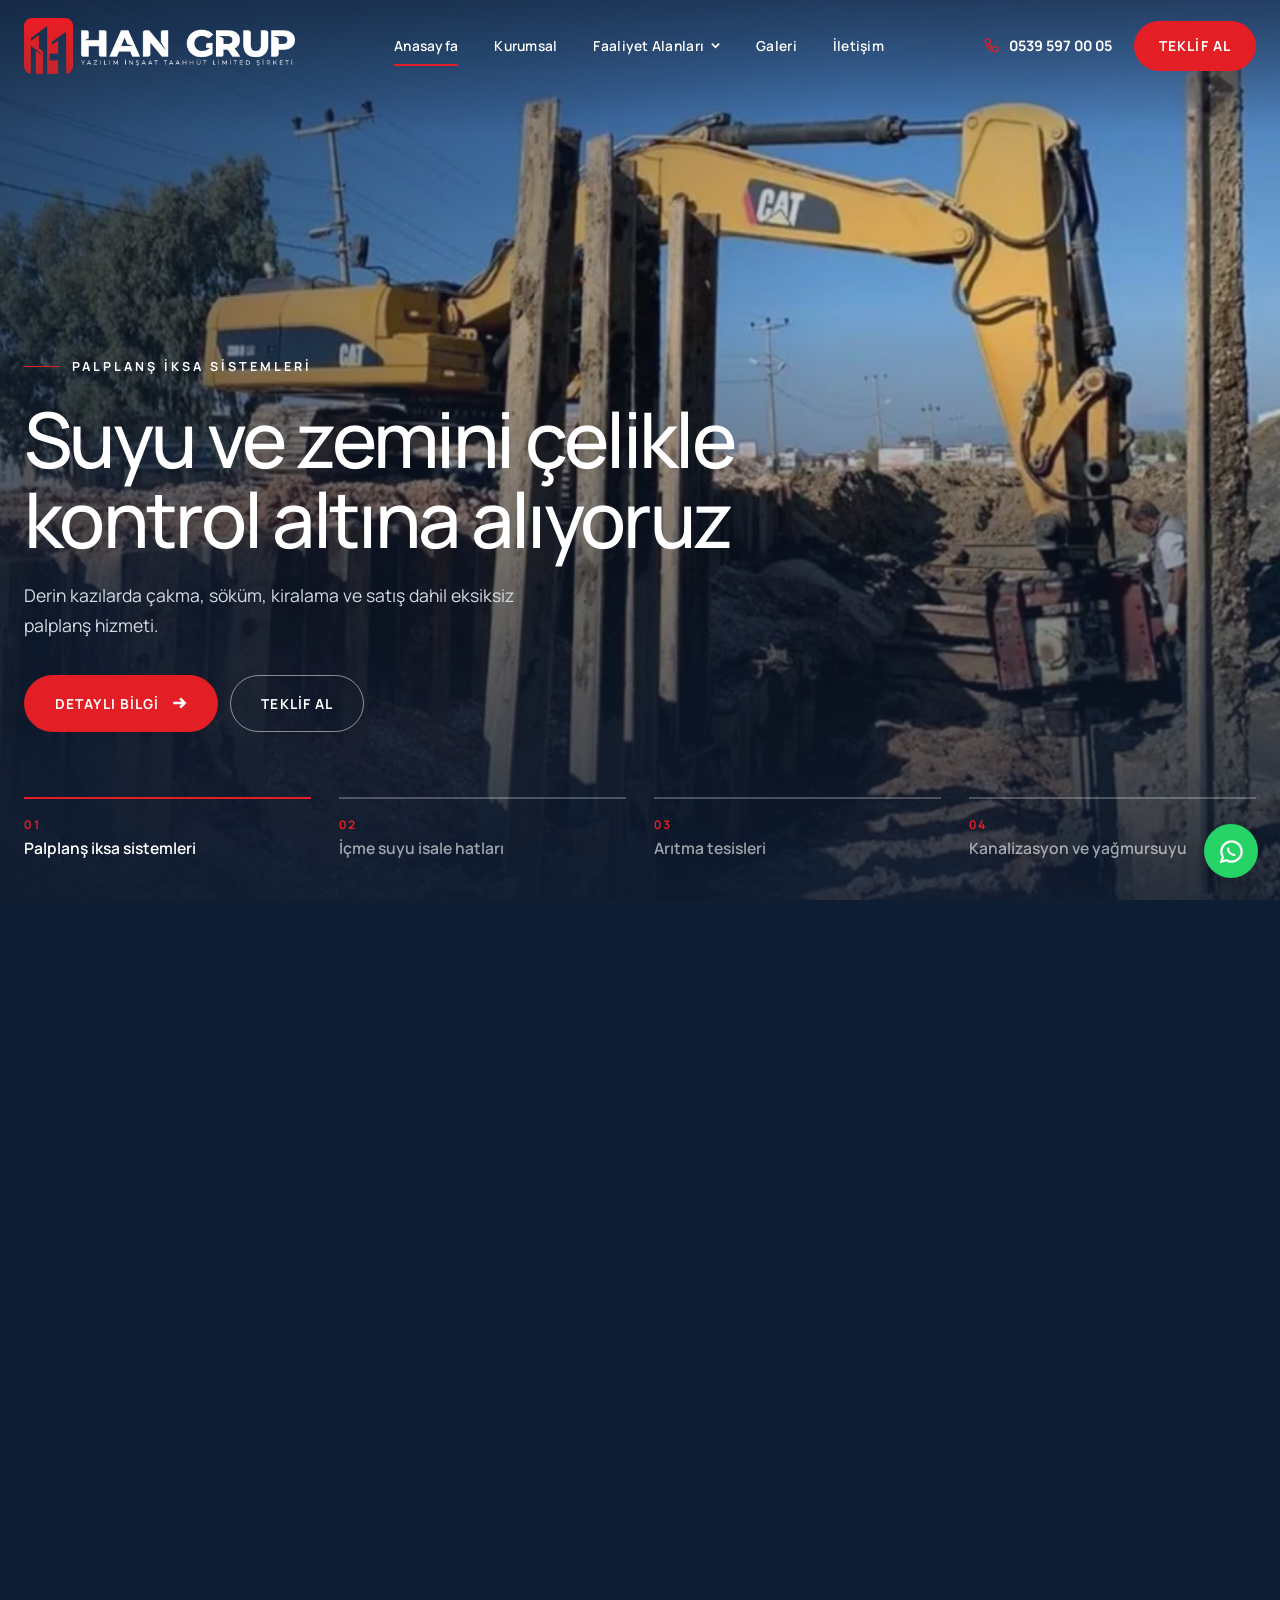
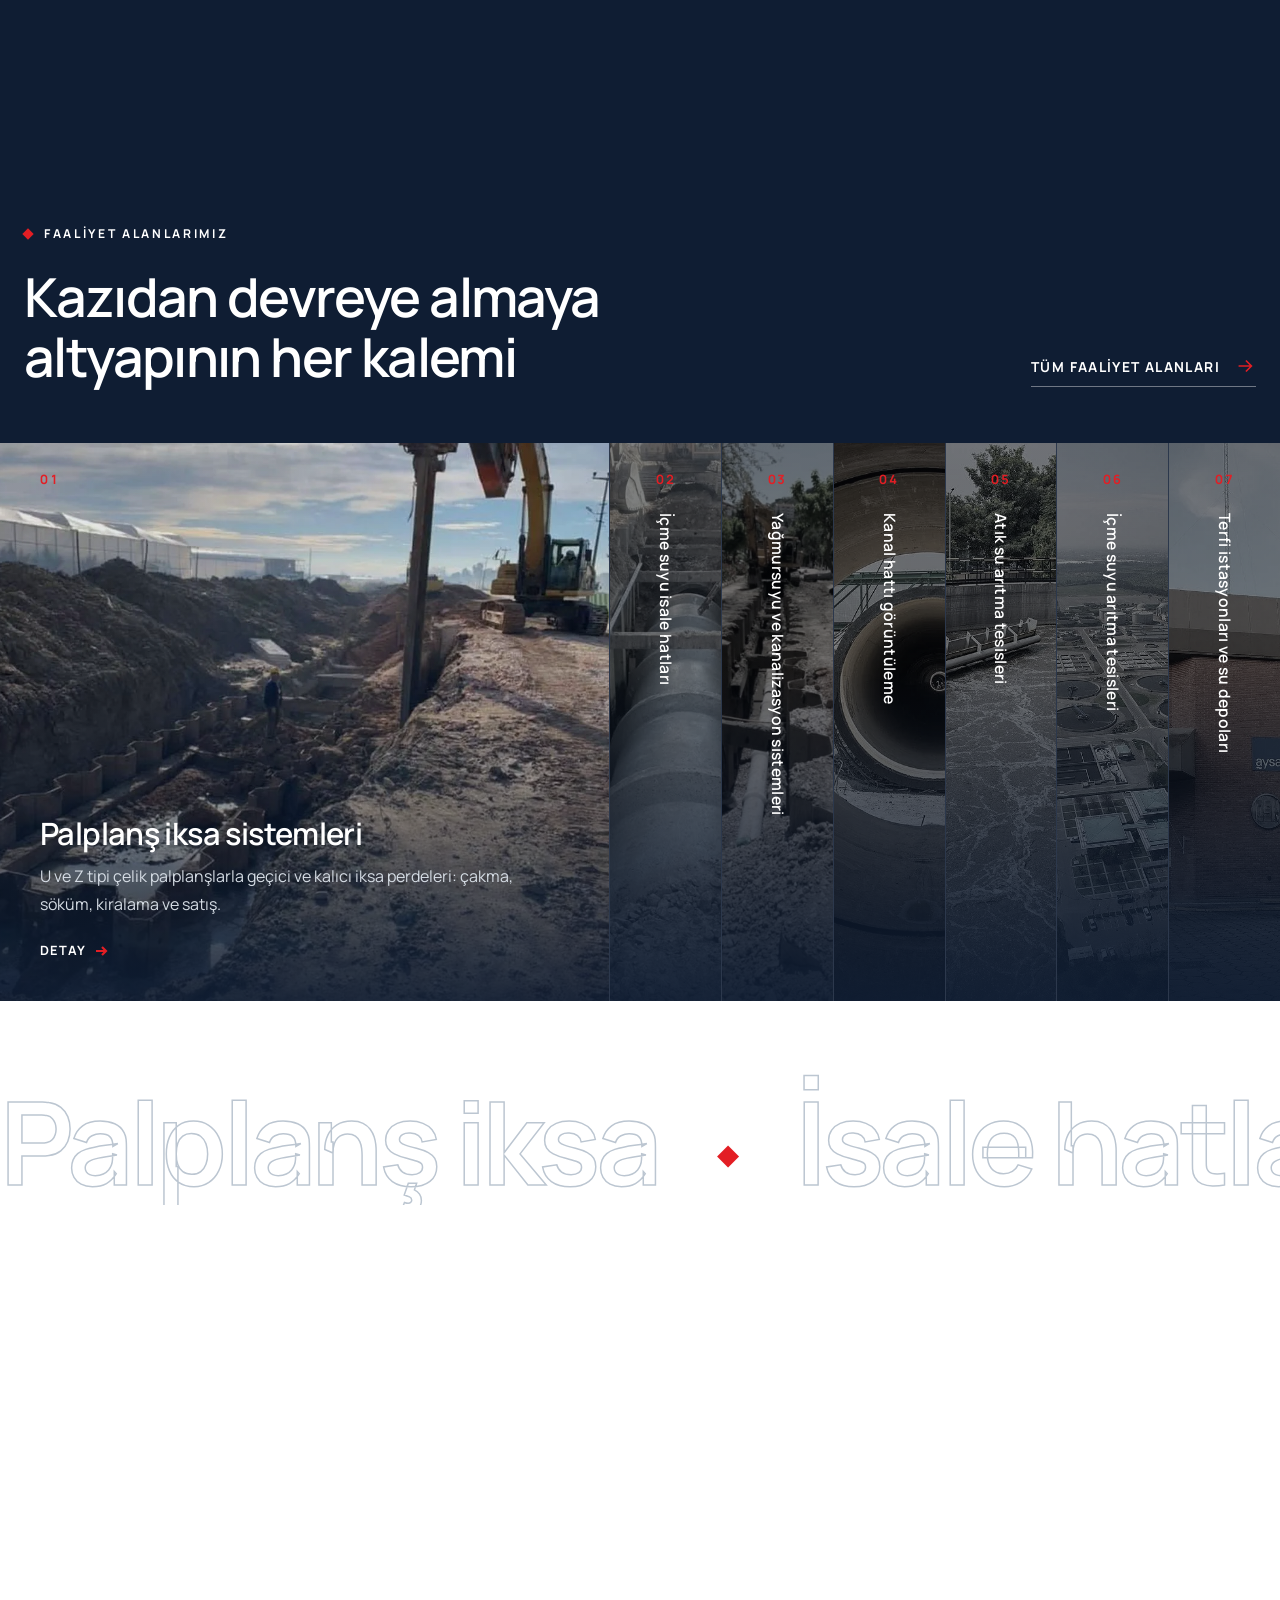
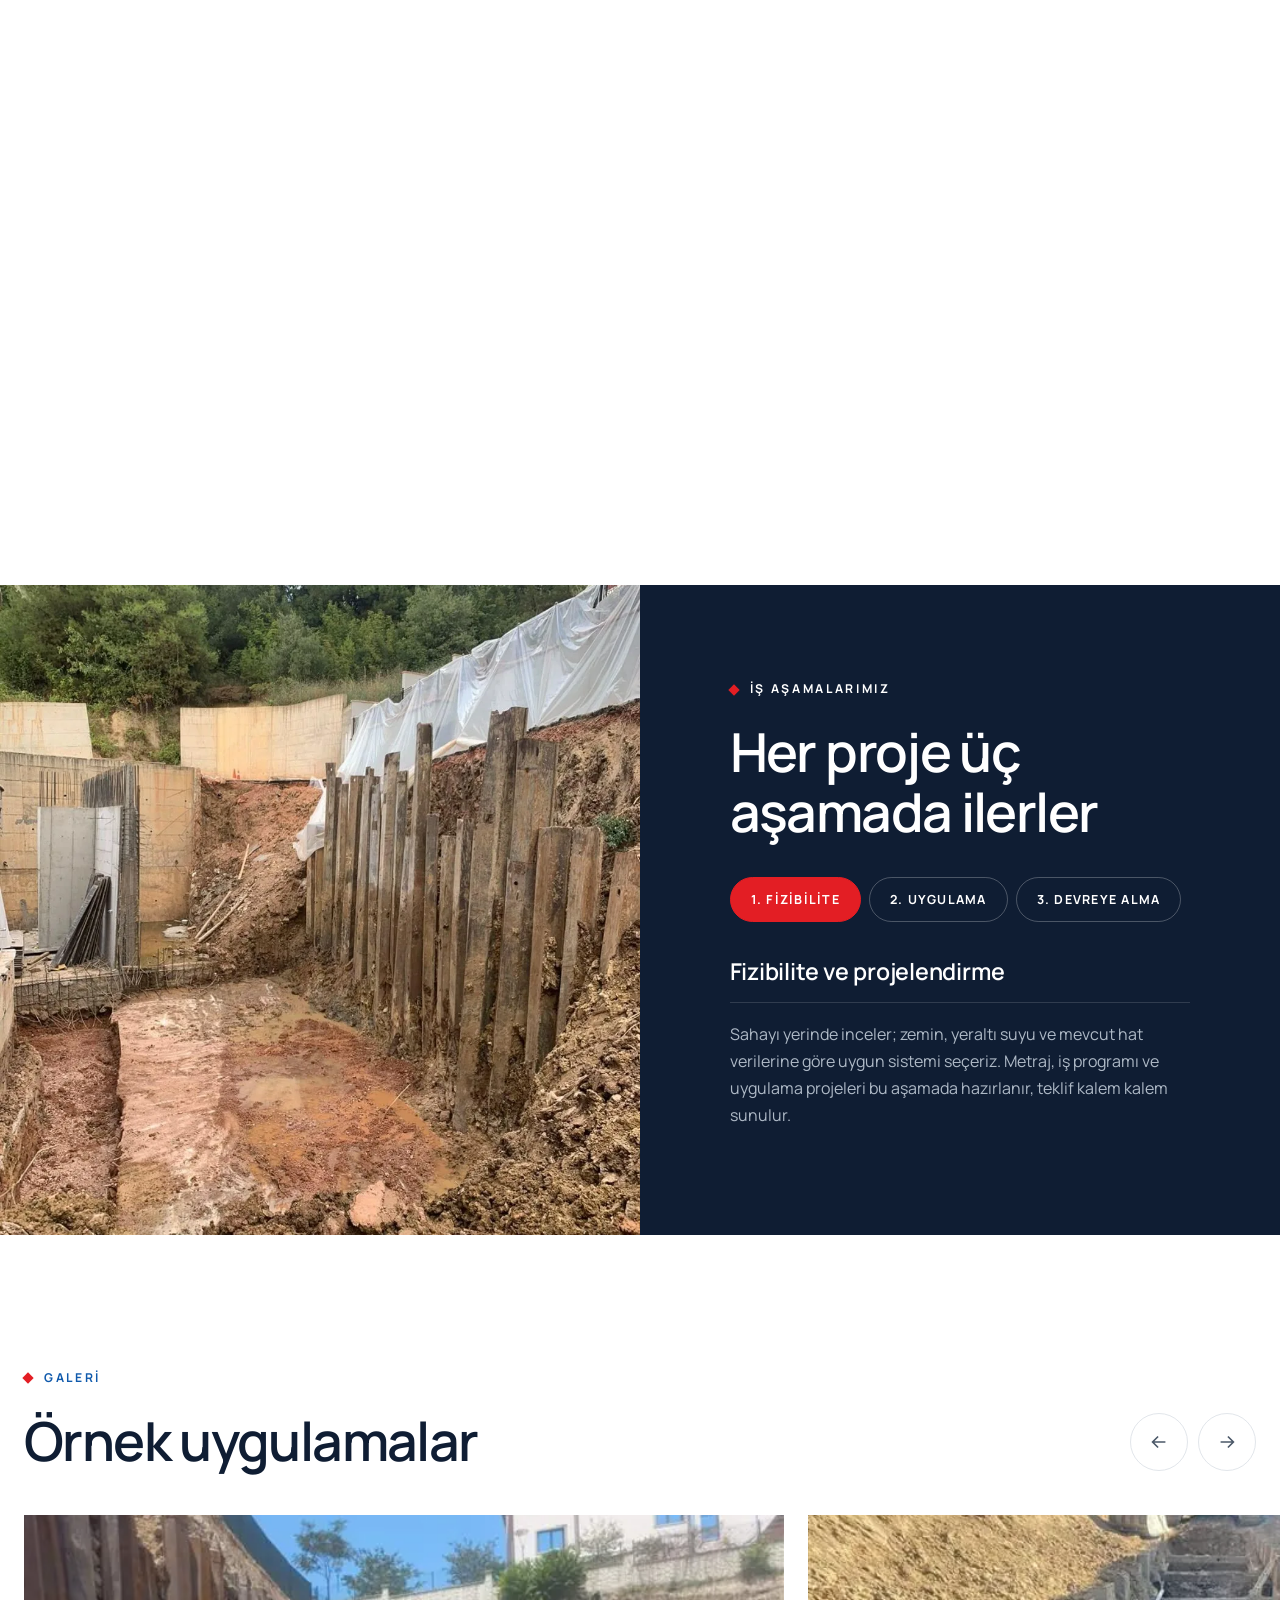
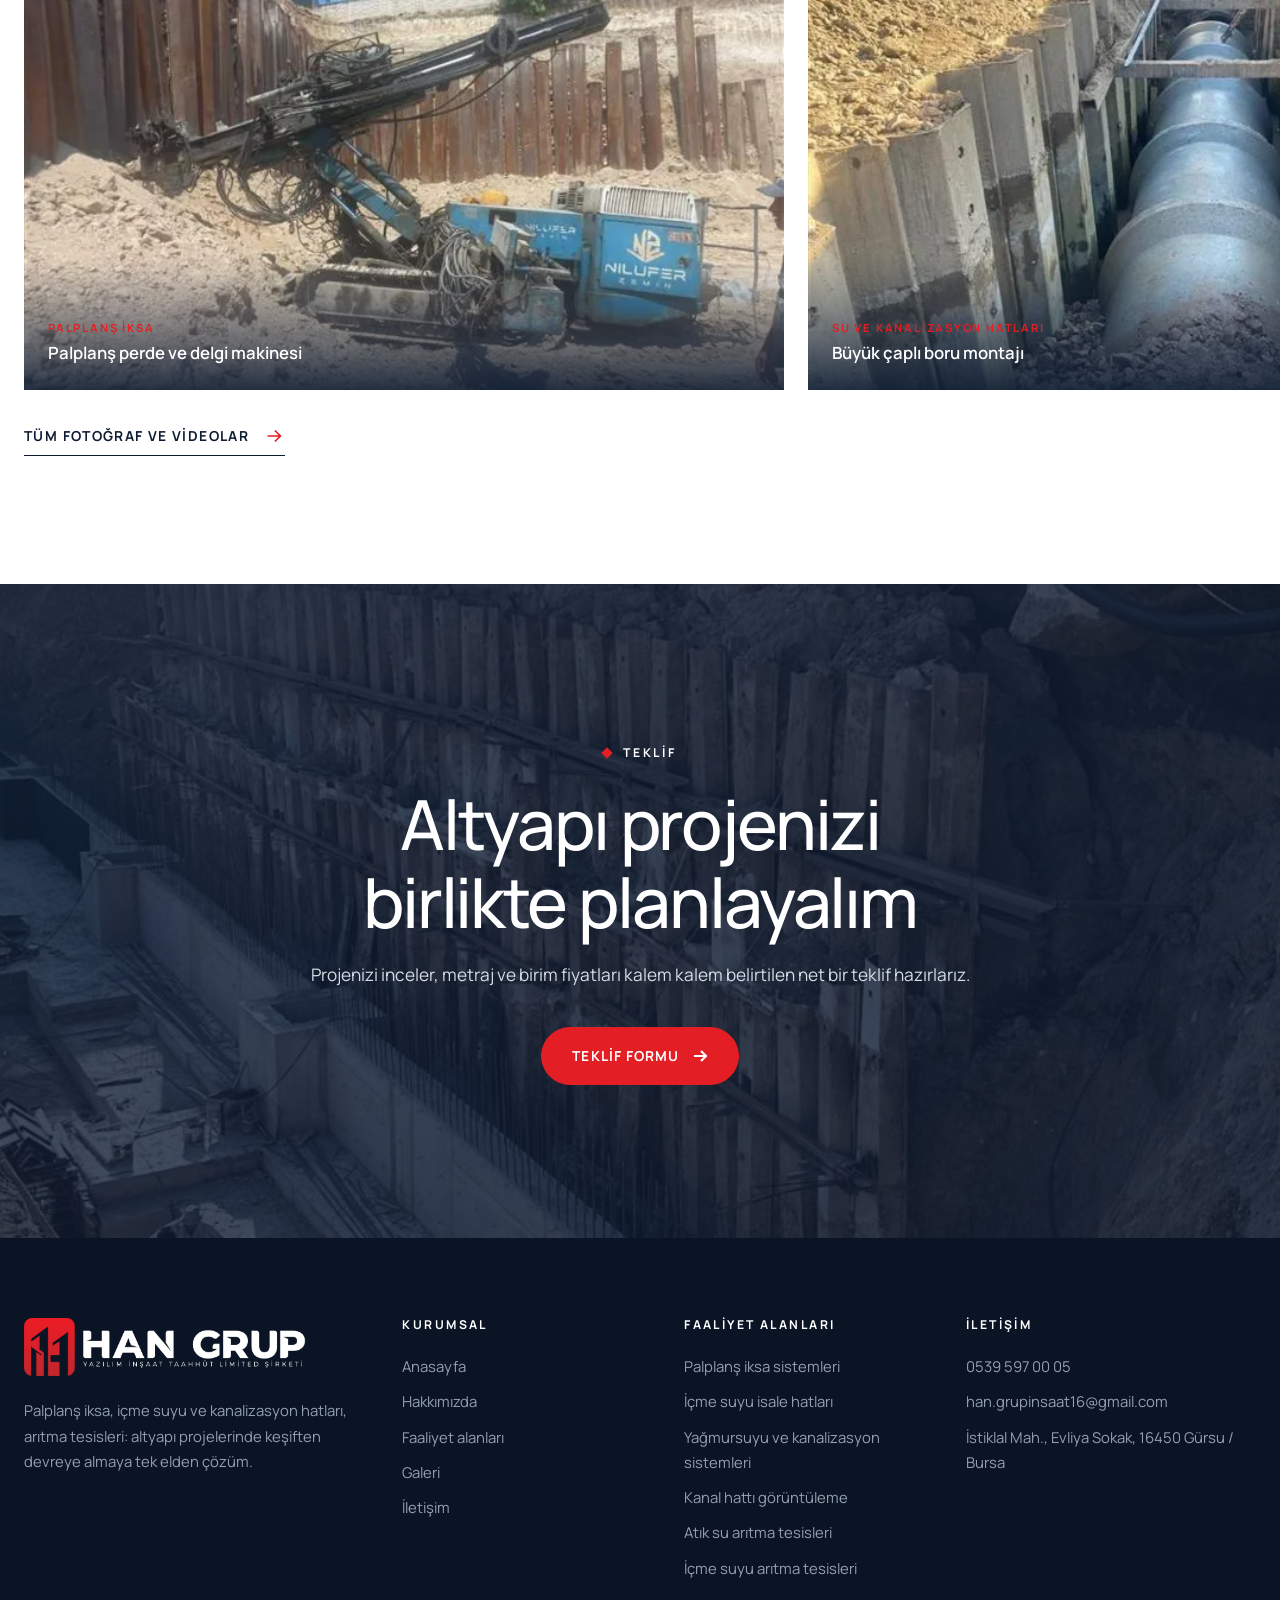
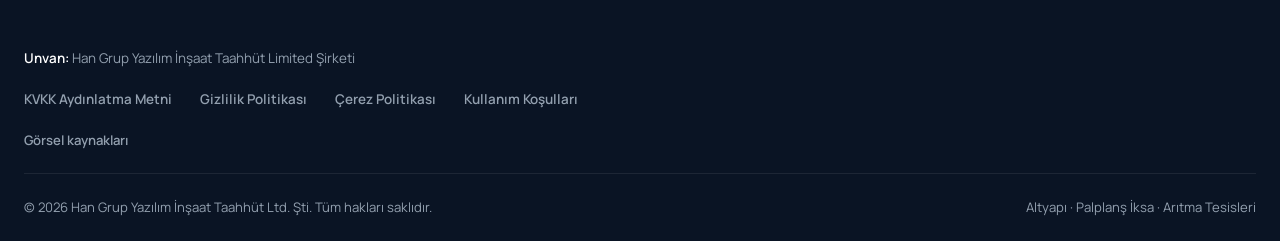
<file: index.html>
<!DOCTYPE html>
<html lang="tr">
<head>
<meta charset="utf-8">
<meta name="viewport" content="width=device-width, initial-scale=1">
<title>Han Grup Yazılım İnşaat | Gürsu Bursa Palplanş İksa, Kanalizasyon ve Arıtma Tesisi</title>
<link rel="canonical" href="https://hangrupinsaat.com/">
<meta name="robots" content="index, follow, max-image-preview:large, max-snippet:-1">
<meta name="geo.region" content="TR-16">
<meta name="geo.placename" content="Gürsu, Bursa">
<meta name="description" content="Han Grup Yazılım İnşaat; palplanş iksa sistemleri, içme suyu isale hatları, kanalizasyon ve yağmursuyu şebekeleri, kanal hattı görüntüleme ile atık su ve içme suyu arıtma tesisleri inşaatı.">
<meta name="referrer" content="strict-origin-when-cross-origin">
<meta name="theme-color" content="#0f1d33">
<meta property="og:type" content="website">
<meta property="og:locale" content="tr_TR">
<meta property="og:title" content="Han Grup Yazılım İnşaat | Altyapı, Palplanş İksa ve Arıtma Tesisleri">
<meta property="og:description" content="Palplanş iksa, su ve kanalizasyon hatları, arıtma tesisleri: altyapı projelerinde keşiften devreye almaya tek elden çözüm.">
<meta property="og:url" content="https://hangrupinsaat.com/">
<meta property="og:site_name" content="Han Grup Yazılım İnşaat">
<meta property="og:image" content="https://hangrupinsaat.com/assets/img/saha/34.jpg">
<meta name="twitter:card" content="summary_large_image">
<link rel="icon" type="image/png" href="assets/img/logo-ikon.png">
<script type="application/ld+json">
{
 "@context": "https://schema.org",
 "@type": "GeneralContractor",
 "@id": "https://hangrupinsaat.com/#firma",
 "name": "Han Grup Yazılım İnşaat Taahhüt Limited Şirketi",
 "alternateName": "Han Grup Yazılım İnşaat",
 "url": "https://hangrupinsaat.com/",
 "logo": "https://hangrupinsaat.com/assets/img/logo.png",
 "image": "https://hangrupinsaat.com/assets/img/saha/34.jpg",
 "telephone": "+905395970005",
 "email": "han.grupinsaat16@gmail.com",
 "address": {
  "@type": "PostalAddress",
  "streetAddress": "İstiklal Mah., Evliya Sokak",
  "postalCode": "16450",
  "addressLocality": "Gürsu",
  "addressRegion": "Bursa",
  "addressCountry": "TR"
 },
 "hasMap": "https://maps.app.goo.gl/MutekGELJhAWVHfw7",
 "areaServed": {
  "@type": "Country",
  "name": "Türkiye"
 },
 "knowsAbout": [
  "Palplanş iksa sistemleri",
  "İçme suyu isale hatları",
  "Yağmursuyu ve kanalizasyon sistemleri",
  "Kanal hattı görüntüleme",
  "Atık su arıtma tesisleri",
  "İçme suyu arıtma tesisleri",
  "Terfi istasyonları ve su depoları"
 ],
 "hasOfferCatalog": {
  "@type": "OfferCatalog",
  "name": "Faaliyet alanları",
  "itemListElement": [
   {
    "@type": "Offer",
    "itemOffered": {
     "@type": "Service",
     "name": "Palplanş iksa sistemleri",
     "provider": {
      "@id": "https://hangrupinsaat.com/#firma"
     }
    }
   },
   {
    "@type": "Offer",
    "itemOffered": {
     "@type": "Service",
     "name": "İçme suyu isale hatları",
     "provider": {
      "@id": "https://hangrupinsaat.com/#firma"
     }
    }
   },
   {
    "@type": "Offer",
    "itemOffered": {
     "@type": "Service",
     "name": "Yağmursuyu ve kanalizasyon sistemleri",
     "provider": {
      "@id": "https://hangrupinsaat.com/#firma"
     }
    }
   },
   {
    "@type": "Offer",
    "itemOffered": {
     "@type": "Service",
     "name": "Kanal hattı görüntüleme",
     "provider": {
      "@id": "https://hangrupinsaat.com/#firma"
     }
    }
   },
   {
    "@type": "Offer",
    "itemOffered": {
     "@type": "Service",
     "name": "Atık su arıtma tesisleri",
     "provider": {
      "@id": "https://hangrupinsaat.com/#firma"
     }
    }
   },
   {
    "@type": "Offer",
    "itemOffered": {
     "@type": "Service",
     "name": "İçme suyu arıtma tesisleri",
     "provider": {
      "@id": "https://hangrupinsaat.com/#firma"
     }
    }
   },
   {
    "@type": "Offer",
    "itemOffered": {
     "@type": "Service",
     "name": "Terfi istasyonları ve su depoları",
     "provider": {
      "@id": "https://hangrupinsaat.com/#firma"
     }
    }
   }
  ]
 }
}
</script>
<link rel="stylesheet" href="assets/app.css?v=6">
</head>
<body>

<div class="curtain" id="curtain" aria-hidden="true"></div>
<header id="hdr">
  <div class="wrap nav">
    <a href="#anasayfa" class="logo" aria-label="Han Grup Yazılım İnşaat ana sayfa">
      <img class="l-w" src="assets/img/logo-beyaz.png" alt="Han Grup Yazılım İnşaat Taahhüt Limited Şirketi" width="900" height="186"><img class="l-c" src="assets/img/logo.png" alt="" aria-hidden="true" width="900" height="186">
    </a>
    <ul class="menu" id="menu">
      <li><a href="#anasayfa" data-nav="anasayfa">Anasayfa</a></li>
      <li><a href="#kurumsal" data-nav="kurumsal">Kurumsal</a></li>
      <li><a href="#faaliyet-alanlari" data-nav="faaliyet-alanlari">Faaliyet Alanları <svg class="caret" viewBox="0 0 10 10" fill="none" stroke="currentColor" stroke-width="2"><path d="M1 3l4 4 4-4"/></svg></a>
        <div class="drop" id="drop"></div></li>
      <li><a href="#galeri" data-nav="galeri">Galeri</a></li>
      <li><a href="#iletisim" data-nav="iletisim">İletişim</a></li>
    </ul>
    <div class="nav-r">
      <a class="tel" data-tel><svg viewBox="0 0 24 24" fill="none" stroke="currentColor" stroke-width="2"><path d="M5 3h4l2 5-3 2a12 12 0 006 6l2-3 5 2v4a2 2 0 01-2 2A17 17 0 013 5a2 2 0 012-2z"/></svg><span data-f="phone"></span></a>
      <a href="#iletisim" class="btn">Teklif Al</a>
      <button class="burger" id="burger" aria-label="Menü" aria-expanded="false" aria-controls="menu"><span></span><span></span><span></span></button>
    </div>
  </div>
</header>

<main>
<!-- =====================================================  ANASAYFA  -->
<div class="view on" id="v-anasayfa">
  <section class="hero" id="hero" aria-label="Öne çıkanlar">
    <div class="hero-tabs wrap" id="heroTabs"></div>
  </section>

  <section class="sec intro">
    <div class="wrap">
      <div class="intro-grid">
        <div class="rv"><div class="kicker">Biz kimiz</div></div>
        <div>
          <p class="statement" id="statement">Han Grup Yazılım İnşaat; palplanş iksa sistemlerinden içme suyu isale hatlarına, kanalizasyon şebekelerinden arıtma tesislerine uzanan altyapı işlerini fizibiliteden devreye almaya tek çatı altında yürütür.</p>
          <a href="#kurumsal" class="link rv">Kurumsal <svg viewBox="0 0 24 24" fill="none" stroke="currentColor" stroke-width="1.8"><path d="M5 12h14M13 6l6 6-6 6"/></svg></a>
        </div>
      </div>
            <div class="nums" id="stats"></div>
    </div>
  </section>

  <section class="sec dark fields">
    <div class="wrap">
      <div class="head-row">
        <div class="rv"><div class="kicker">Faaliyet alanlarımız</div><h2>Kazıdan devreye almaya<br>altyapının her kalemi</h2></div>
        <a href="#faaliyet-alanlari" class="link light rv">Tüm faaliyet alanları <svg viewBox="0 0 24 24" fill="none" stroke="currentColor" stroke-width="1.8"><path d="M5 12h14M13 6l6 6-6 6"/></svg></a>
      </div>
    </div>
    <div class="panels rv" id="panels"></div>
  </section>

  <div class="ticker" aria-hidden="true"><div id="ticker"></div></div>

  <section class="sec spot">
    <div class="wrap spot-grid">
      <div class="spot-pic">
        <div class="mask"><img src="assets/img/saha/53.webp" alt="Ekskavatörle çakılan palplanş perde" loading="lazy" data-par="0.12"></div>
        <div class="mask small"><img src="assets/img/saha/40.webp" alt="Palplanş kuşak ve ankraj detayı" loading="lazy"></div>
      </div>
      <div>
        <div class="rv"><div class="kicker">Öne çıkan uzmanlığımız</div><h2>Palplanş iksa sistemleri</h2>
        <p class="lead">Birbirine kilitlenen çelik profiller zemine çakılarak toprağı ve suyu aynı anda tutan bir perde oluşturur. Yüksek yeraltı suyunda, dar sahada ve kısa sürede güvenli kazı sağlar.</p></div>
        <ol class="methods">
          <li class="rv"><span>01</span><div><h3>Vibrasyonlu çakma</h3><p>Kumlu ve gevşek zeminlerde vibro çekiçlerle hızlı çakım.</p></div></li>
          <li class="rv"><span>02</span><div><h3>Hidrolik baskı</h3><p>Kent içinde komşu yapıları etkilemeyen sessiz, titreşimsiz sürme.</p></div></li>
          <li class="rv"><span>03</span><div><h3>Ön delgili çakma</h3><p>Sert zeminlerde burgu ile ön delgi yapılarak hasarsız uygulama.</p></div></li>
          <li class="rv"><span>04</span><div><h3>Söküm, kiralama, satış</h3><p>U ve Z tipi palplanşta kiralama, satış, geri alım ve söküm.</p></div></li>
        </ol>
        <a href="#faaliyet-alanlari" data-target="s-palplans" class="btn rv">Palplanş hizmetleri</a>
      </div>
    </div>
  </section>

  <section class="split" aria-label="İş aşamalarımız">
    <div class="ph" id="stPh">
      <img src="assets/img/saha/23.webp" alt="Palplanş çakma çalışması, Han Grup şantiyesi" class="on" loading="lazy">
      <img src="assets/img/saha/12.webp" alt="Boru hattı kazısında palplanş iksa uygulaması" loading="lazy">
      <img src="assets/img/aritma-havuz.webp" alt="Arıtma tesisi havuz inşaatı" loading="lazy">
    </div>
    <div class="tx"><div>
      <div class="kicker">İş aşamalarımız</div>
      <h2>Her proje üç aşamada ilerler</h2>
      <div class="tabs" role="tablist" id="stTabs">
        <button role="tab" aria-selected="true">1. Fizibilite</button>
        <button role="tab" aria-selected="false">2. Uygulama</button>
        <button role="tab" aria-selected="false">3. Devreye alma</button>
      </div>
      <div class="pane on"><h3>Fizibilite ve projelendirme</h3><p>Sahayı yerinde inceler; zemin, yeraltı suyu ve mevcut hat verilerine göre uygun sistemi seçeriz. Metraj, iş programı ve uygulama projeleri bu aşamada hazırlanır, teklif kalem kalem sunulur.</p></div>
      <div class="pane"><h3>Uygulama</h3><p>Kazı ve iksa, boru serimi, betonarme ve montaj işleri saha ekibiyle yürütülür. Her şantiyede iş sağlığı ve güvenliği kuralları ile iş programı birlikte takip edilir.</p></div>
      <div class="pane"><h3>Devreye alma ve teslim</h3><p>Basınç, sızdırmazlık ve performans testleri yapılır; sistem çalışır halde teslim edilir. İşletme personeline eğitim verilir, as-built projeler eksiksiz sunulur.</p></div>
    </div></div>
  </section>

  <section class="sec reel">
    <div class="wrap head-row">
      <div class="rv"><div class="kicker">Galeri</div><h2>Örnek uygulamalar</h2></div>
      <div class="reel-ctrl rv">
        <button id="rPrev" aria-label="Önceki"><svg viewBox="0 0 24 24" fill="none" stroke="currentColor" stroke-width="1.8"><path d="M19 12H5M11 6l-6 6 6 6"/></svg></button>
        <button id="rNext" aria-label="Sonraki"><svg viewBox="0 0 24 24" fill="none" stroke="currentColor" stroke-width="1.8"><path d="M5 12h14M13 6l6 6-6 6"/></svg></button>
      </div>
    </div>
    <div class="track" id="track"></div>
    <div class="wrap"><a href="#galeri" class="link rv" style="margin-top:34px">Tüm fotoğraf ve videolar<svg viewBox="0 0 24 24" fill="none" stroke="currentColor" stroke-width="1.8"><path d="M5 12h14M13 6l6 6-6 6"/></svg></a></div>
  </section>
</div>

<!-- =====================================================  KURUMSAL  -->
<div class="view" id="v-kurumsal">
  <section class="banner"><img src="assets/img/banner/kurumsal.webp?v=2" alt=""><div class="wrap"><h1>Kurumsal</h1><div class="crumb"><a href="#anasayfa">Anasayfa</a><span>/</span><b>Kurumsal</b></div></div></section>
  <section class="sec">
    <div class="wrap about">
      <div class="rv">
        <div class="kicker">Hakkımızda</div>
        <h2>Altyapı işlerinde güvenilir yüklenici</h2>
        <p style="margin-top:16px">Han Grup Yazılım İnşaat, altyapı inşaatının zorlu saha koşullarında mühendislik bilgisini uygulama deneyimiyle birleştirir. Palplanş iksa sistemleri, içme suyu isale hatları, kanalizasyon ve yağmursuyu şebekeleri, kanal hattı görüntüleme, atık su ve içme suyu arıtma tesisleri başlıca çalışma alanlarımızdır.</p>
        <p style="margin-top:14px">Her projede hedefimiz aynıdır: işi sözleşmedeki sürede, bütçede ve kalitede, kazasız tamamlamak.</p>
        <p style="margin-top:28px"><a href="#iletisim" class="btn">Bize ulaşın</a></p>
      </div>
      <div class="pics rv" style="--d:1">
        <img class="p1" src="assets/img/saha/13.webp" alt="Palplanşlı hendekte boru hattı" loading="lazy">
        <img class="p2" src="assets/img/aritma-havuz.webp" alt="Arıtma tesisi havuzu" loading="lazy">
      </div>
    </div>
  </section>
  <section class="sec">
    <div class="wrap">
      <div class="head center rv"><div class="kicker">Çalıştığımız iller</div><h2>Türkiye genelinde şantiyelerimiz</h2></div>
      <div class="tr-map rv"><img src="assets/img/turkiye-calisma.svg" alt="Türkiye haritası. Kırmızı yanıp sönen noktalar şantiyelerimizi gösterir: Antalya, Balıkesir, Bilecik, Bursa, Çanakkale, Çankırı, Eskişehir, İstanbul, Muğla, Sakarya, Sivas, Yalova ve Yozgat." loading="lazy"></div>
      <div class="iller rv"><span>Antalya</span><span>Balıkesir</span><span>Bilecik</span><span>Bursa</span><span>Çanakkale</span><span>Çankırı</span><span>Eskişehir</span><span>İstanbul</span><span>Muğla</span><span>Sakarya</span><span>Sivas</span><span>Yalova</span><span>Yozgat</span></div>
      <p class="note" style="text-align:center">Kırmızı yanıp sönen noktalar şantiyelerimizi gösterir.</p>
    </div>
  </section>
  <section class="sec soft">
    <div class="wrap">
      <div class="mv">
        <div class="box rv"><svg class="ic" viewBox="0 0 42 42" fill="none" stroke="currentColor" stroke-width="2.2"><circle cx="21" cy="21" r="16"/><circle cx="21" cy="21" r="8"/><circle cx="21" cy="21" r="1.5" fill="currentColor"/></svg><h3>Misyonumuz</h3><p>Altyapı inşaatının zorlu koşullarında; güçlü teknik kadro, doğru ekipman ve disiplinli saha yönetimiyle kalıcı değer üretmek.</p></div>
        <div class="box rv" style="--d:1"><svg class="ic" viewBox="0 0 42 42" fill="none" stroke="currentColor" stroke-width="2.2" stroke-linejoin="round"><path d="M3 21s7-12 18-12 18 12 18 12-7 12-18 12S3 21 3 21z"/><circle cx="21" cy="21" r="5"/></svg><h3>Vizyonumuz</h3><p>Palplanş iksa ve su altyapısı alanında ilk akla gelen, nesiller boyu sürecek seçkin bir kuruluş olmak.</p></div>
      </div>
      <div class="head center rv" style="margin-top:72px"><div class="kicker">Politikalarımız</div><h2>İşimizi hangi ilkelerle yapıyoruz</h2></div>
      <div class="three">
        <div class="box rv"><svg class="ic" viewBox="0 0 42 42" fill="none" stroke="currentColor" stroke-width="2.2" stroke-linejoin="round"><path d="M21 4l14 6v10c0 9-6 15-14 18-8-3-14-9-14-18V10z"/><path d="M14 21l5 5 9-10"/></svg><h3>İş sağlığı ve güvenliği</h3><p>Her şantiyede risk analizi yapılır, ekip eğitilir ve denetlenir. Hedefimiz sıfır iş kazasıdır.</p></div>
        <div class="box rv" style="--d:1"><svg class="ic" viewBox="0 0 42 42" fill="none" stroke="currentColor" stroke-width="2.2" stroke-linejoin="round"><path d="M21 38V20"/><path d="M21 24c-8 0-13-5-13-14 8 0 13 5 13 14zM21 20c0-7 4-11 12-11 0 7-4 11-12 11z"/></svg><h3>Çevre</h3><p>Doğal kaynakları verimli kullanır, kazı ve atık yönetimini mevzuata uygun yürütür, sahayı temiz teslim ederiz.</p></div>
        <div class="box rv" style="--d:2"><svg class="ic" viewBox="0 0 42 42" fill="none" stroke="currentColor" stroke-width="2.2" stroke-linejoin="round"><circle cx="21" cy="16" r="11"/><path d="M14 25l-3 13 10-5 10 5-3-13"/></svg><h3>Kalite ve iş prensibi</h3><p>İmalatlar proje ve şartnameye göre kontrol edilir. Müşteri bilgileri gizli tutulur, taahhüt edilen süre ve bütçeye uyulur.</p></div>
      </div>
    </div>
  </section>
  <section class="sec">
    <div class="wrap">
      <div class="head center rv"><div class="kicker">Çalışma sürecimiz</div><h2>Keşiften devreye almaya dört adım</h2></div>
      <div class="steps">
        <div class="step rv"><h3>Keşif ve fizibilite</h3><p>Saha, zemin ve mevcut hat koşulları yerinde incelenir.</p></div>
        <div class="step rv" style="--d:1"><h3>Proje ve teklif</h3><p>Uygulama projeleri ve metraj hazırlanır, net teklif sunulur.</p></div>
        <div class="step rv" style="--d:2"><h3>Uygulama</h3><p>İş programına ve güvenlik kurallarına uygun imalat yapılır.</p></div>
        <div class="step rv" style="--d:3"><h3>Devreye alma</h3><p>Testler, eğitim ve as-built dokümanlarıyla teslim edilir.</p></div>
      </div>
    </div>
  </section>
</div>

<!-- =====================================================  FAALİYET ALANLARI  -->
<div class="view" id="v-faaliyet-alanlari">
  <section class="banner"><img src="assets/img/banner/faaliyet.webp?v=2" alt=""><div class="wrap"><h1>Faaliyet Alanları</h1><div class="crumb"><a href="#anasayfa">Anasayfa</a><span>/</span><b>Faaliyet Alanları</b></div></div></section>
  <section class="sec" style="padding-top:20px">
    <div class="wrap" id="rows"></div>
  </section>
  <section class="sec soft">
    <div class="wrap">
      <div class="head center rv"><div class="kicker">Palplanş uygulama yöntemleri</div><h2>Zemine ve çevreye göre doğru yöntem</h2></div>
      <div class="sub">
        <div class="box rv"><h3>Vibrasyonlu çakma</h3><p>Ekskavatöre monte veya vinç askılı vibro çekiçlerle, kumlu ve gevşek zeminlerde hızlı çakım.</p></div>
        <div class="box rv" style="--d:1"><h3>Hidrolik baskı</h3><p>Titreşime ve gürültüye hassas kent içi işlerde, komşu yapıları etkilemeden sessiz sürme.</p></div>
        <div class="box rv" style="--d:2"><h3>Ön delgili çakma</h3><p>Sert zeminlerde burgu ile ön delgi yapılarak profilin proje kotuna hasarsız indirilmesi.</p></div>
        <div class="box rv" style="--d:3"><h3>Söküm, kiralama, satış</h3><p>İş bitiminde söküm; proje süresine göre U ve Z tipi palplanş kiralama, satış ve geri alım.</p></div>
      </div>
    </div>
  </section>
  <section class="sec">
    <div class="wrap">
      <div class="head center rv"><div class="kicker">Sık sorulan sorular</div><h2>Merak edilenler</h2></div>
      <div class="faq" id="faq"></div>
    </div>
  </section>
</div>

<!-- =====================================================  GALERİ  -->
<div class="view" id="v-galeri">
  <section class="banner"><img src="assets/img/banner/galeri.webp?v=2" alt=""><div class="wrap"><h1>Galeri</h1><div class="crumb"><a href="#anasayfa">Anasayfa</a><span>/</span><b>Galeri</b></div></div></section>
  <section class="sec">
    <div class="wrap">
      <div class="filters" id="filters"></div>
      <div class="gal" id="gal"></div>
      <p class="note">Fotoğraflar Han Grup şantiyelerinden alınmıştır. Büyütmek için fotoğrafa tıklayın.</p>
    </div>
  </section>
  <section class="sec soft" id="videolar">
    <div class="wrap">
      <div class="head-row"><div class="rv"><div class="kicker">Videolar</div><h2>Sahadan görüntüler</h2></div></div>
      <div class="vgal" id="vgal"></div>
      <p class="note">Oynatmak için kapak görseline tıklayın. Videolar tıklayana kadar yüklenmez.</p>
    </div>
  </section>
</div>

<!-- =====================================================  İLETİŞİM  -->
<div class="view" id="v-iletisim">
  <section class="banner"><img src="assets/img/banner/iletisim.webp?v=2" alt=""><div class="wrap"><h1>İletişim</h1><div class="crumb"><a href="#anasayfa">Anasayfa</a><span>/</span><b>İletişim</b></div></div></section>
  <section class="sec soft">
    <div class="wrap">
      <div class="contact">
        <div>
          <div class="kicker">Bize ulaşın</div>
          <h2>Projenizi konuşalım</h2>
          <p style="margin:14px 0 26px">Projenin türünü ve konumunu paylaşın; keşif planlayıp teklifimizi iletelim.</p>
          <div class="info">
            <a data-tel><span class="ib"><svg viewBox="0 0 24 24" fill="none" stroke="currentColor" stroke-width="2"><path d="M5 3h4l2 5-3 2a12 12 0 006 6l2-3 5 2v4a2 2 0 01-2 2A17 17 0 013 5a2 2 0 012-2z"/></svg></span><span><small>Telefon</small><b data-f="phone"></b></span></a>
            <a data-mail><span class="ib"><svg viewBox="0 0 24 24" fill="none" stroke="currentColor" stroke-width="2"><rect x="3" y="5" width="18" height="14" rx="1"/><path d="M3 7l9 6 9-6"/></svg></span><span><small>E-posta</small><b data-f="email"></b></span></a>
            <div><span class="ib"><svg viewBox="0 0 24 24" fill="none" stroke="currentColor" stroke-width="2"><path d="M12 21s7-6.2 7-12a7 7 0 10-14 0c0 5.800 7 12 7 12z"/><circle cx="12" cy="9" r="2.5"/></svg></span><span><small>Adres</small><b data-f="address"></b></span></div>
          </div>
        </div>
        <form id="form" novalidate>
          <h3>Teklif formu</h3>
          <label for="f-ad">Ad Soyad<input id="f-ad" name="ad" autocomplete="name"></label>
          <label for="f-tel">Telefon<input id="f-tel" name="tel" type="tel" autocomplete="tel"></label>
          <label class="full" for="f-hizmet">Hizmet<select id="f-hizmet" name="hizmet"></select></label>
          <label for="f-konum">Proje konumu<input id="f-konum" name="konum" placeholder="İl / ilçe"></label>
          <label for="f-olcu">Derinlik / hat uzunluğu<input id="f-olcu" name="olcu" placeholder="Örn. 6 m / 2 km"></label>
          <label class="full" for="f-mesaj">Mesajınız<textarea id="f-mesaj" name="mesaj"></textarea></label>
          <label class="full kvkk" for="f-kvkk"><input id="f-kvkk" type="checkbox" name="kvkk"><span><a href="#kvkk" target="_blank" rel="noopener">KVKK Aydınlatma Metni</a>'ni okudum; bilgilerimin teklif talebimi yanıtlamak amacıyla işlenmesini anladım.</span></label>
          <button class="btn" type="submit">WhatsApp ile gönder</button>
          <p class="msg" id="msg">Yalnızca teklif için gereken bilgiler istenir. Form verileri sunucuya kaydedilmez; hazır bir mesaj olarak WhatsApp'ta açılır.</p>
        </form>
      </div>
      <div class="map" id="map"><div class="map-ph"><svg viewBox="0 0 24 24" fill="none" stroke="currentColor" stroke-width="1.6"><path d="M12 21s7-6.2 7-12a7 7 0 10-14 0c0 5.800 7 12 7 12z"/><circle cx="12" cy="9" r="2.5"/></svg><b>Konum haritası</b><span>Adres girildiğinde Google Haritalar burada görünür.</span></div></div>
    </div>
  </section>
</div>

<!-- =====================================================  YASAL BİLGİLER  -->
<div class="view" id="v-yasal">
  <section class="banner"><img src="assets/img/banner/yasal.webp?v=2" alt=""><div class="wrap"><h1>Yasal Bilgiler</h1><div class="crumb"><a href="#anasayfa">Anasayfa</a><span>/</span><b>Yasal Bilgiler</b></div></div></section>
  <section class="sec">
    <div class="wrap legal">
      <nav class="legal-nav" aria-label="Yasal metinler">
        <a href="#kvkk">KVKK Aydınlatma Metni</a>
        <a href="#gizlilik">Gizlilik Politikası</a>
        <a href="#cerez">Çerez Politikası</a>
        <a href="#kullanim">Kullanım Koşulları</a>
      </nav>
      <div class="legal-body">
        <article id="kvkk">
          <h2>KVKK Aydınlatma Metni</h2>
          <p class="upd">Son güncelleme: 15 Kasım 2026</p>
          <p>6698 sayılı Kişisel Verilerin Korunması Kanunu'nun (KVKK) 10. maddesi uyarınca, kişisel verilerinizin işlenmesine ilişkin olarak sizi bilgilendiriyoruz.</p>
          <h3>1. Veri sorumlusu</h3>
          <p><span data-f="unvan"></span><br>Adres: <span data-f="address"></span><br>E-posta: <span data-f="email"></span> · Telefon: <span data-f="phone"></span></p>
          <h3>2. İşlenen kişisel veriler</h3>
          <p>Teklif formunda ve iletişim kanallarında paylaştığınız ad soyad, telefon numarası, e-posta adresi (yazışırsanız), talep ettiğiniz hizmet, proje konumu, derinlik veya hat uzunluğu bilgisi ve mesajınızın içeriği.</p>
          <h3>3. İşleme amaçları</h3>
          <p>Talebinizi yanıtlamak, keşif ve teklif hazırlamak, sizinle iletişim kurmak ve hukuki yükümlülüklerimizi yerine getirmek.</p>
          <h3>4. Toplama yöntemi ve hukuki sebep</h3>
          <p>Verileriniz; web sitesindeki teklif formu (WhatsApp mesajı olarak), telefon, e-posta ve WhatsApp aracılığıyla elektronik ortamda toplanır. Hukuki sebepler: sözleşmenin kurulmasına yönelik talebinizin değerlendirilmesi (KVKK m.5/2-c), hukuki yükümlülüklerimizin yerine getirilmesi (m.5/2-ç) ve meşru menfaatimiz (m.5/2-f). Açık rızaya dayalı bir işleme yapılmamaktadır.</p>
          <h3>5. Verilerin aktarılması</h3>
          <p>Teklif formundaki bilgiler sitemiz tarafından bir sunucuya kaydedilmez. Formu gönderdiğinizde hazırlanan mesaj cihazınızdaki WhatsApp'ta açılır; mesajı göndermeniz halinde WhatsApp hizmeti üzerinden bize ulaşır. WhatsApp hizmetinin altyapısı yurt dışında bulunduğundan bu aktarım yurt dışına veri aktarımı niteliği taşıyabilir. Bunun dışında verileriniz yalnızca yasal zorunluluk halinde yetkili kamu kurum ve kuruluşlarıyla, hizmet aldığımız hukuk ve mali müşavirlik gibi taraflarla gerekli ölçüde paylaşılır. İletişim sayfasındaki Google Haritalar, sayfa açıldığında Google LLC tarafından yüklenir; bu sırada IP adresiniz ve tarayıcı bilgileriniz Google'a yurt dışında iletilebilir.</p>
          <h3>6. Saklama süresi</h3>
          <p>Verileriniz, talebin sonuçlanması için gereken süre ve yasal saklama ile zamanaşımı süreleri boyunca saklanır; süre sonunda silinir, yok edilir veya anonim hale getirilir.</p>
          <h3>7. Haklarınız (KVKK m.11)</h3>
          <ul>
            <li>Kişisel verilerinizin işlenip işlenmediğini öğrenme ve işlenmişse bilgi talep etme,</li>
            <li>İşlenme amacını ve amacına uygun kullanılıp kullanılmadığını öğrenme,</li>
            <li>Yurt içinde veya yurt dışında aktarıldığı üçüncü kişileri bilme,</li>
            <li>Eksik veya yanlış işlenmişse düzeltilmesini isteme,</li>
            <li>Kanun'da öngörülen şartlar çerçevesinde silinmesini veya yok edilmesini isteme ve bunun aktarılan üçüncü kişilere bildirilmesini isteme,</li>
            <li>İşlenen verilerin otomatik sistemlerle analiz edilmesi suretiyle aleyhinize bir sonucun ortaya çıkmasına itiraz etme,</li>
            <li>Kanuna aykırı işlenmesi nedeniyle zarara uğramanız halinde zararın giderilmesini talep etme.</li>
          </ul>
          <h3>8. Başvuru yöntemi</h3>
          <p>Yukarıdaki haklarınıza ve veri silme veya yok etme taleplerinize ilişkin başvurularınızı, kimliğinizi doğrulayan bilgilerle birlikte <span data-f="email"></span> adresine e-posta ile veya yukarıdaki adrese yazılı olarak iletebilirsiniz. Başvurunuz en geç 30 gün içinde sonuçlandırılır. Başvurunun reddedilmesi, yanıtın yetersiz bulunması veya süresinde yanıt verilmemesi halinde Kişisel Verileri Koruma Kurulu'na şikâyet hakkınız saklıdır.</p>
        </article>

        <article id="gizlilik">
          <h2>Gizlilik Politikası</h2>
          <p class="upd">Son güncelleme: 15 Kasım 2026</p>
          <h3>Topladığımız bilgiler</h3>
          <p>Bu site yalnızca sizin teklif formunda, telefonda, e-postada veya WhatsApp'ta bizimle paylaştığınız bilgileri öğrenir. Site; kullanıcı hesabı, üyelik, ödeme veya haber bülteni içermez.</p>
          <h3>Takip ve analiz</h3>
          <p>Sitede ziyaretçi takibi, reklam veya analiz aracı kullanılmaz. Siteyi barındıran sağlayıcı, güvenlik ve teknik işleyiş amacıyla IP adresi ve erişim zamanı gibi standart sunucu kayıtlarını tutabilir.</p>
          <h3>Üçüncü taraf hizmetler</h3>
          <ul>
            <li><b>Google Haritalar:</b> iletişim sayfası açıldığında harita Google'dan yüklenir. Google, IP adresiniz ve tarayıcı bilgilerinizi alabilir ve kendi çerezlerini kullanabilir.</li>
            <li><b>WhatsApp:</b> teklif formu veya WhatsApp düğmesiyle mesaj göndermeyi seçtiğinizde WhatsApp'a yönlendirilirsiniz.</li>
            <li>Yazı tipleri ve görseller siteden sunulur. Google Haritalar dışında harici bir yazı tipi veya içerik sunucusuna bağlantı kurulmaz.</li>
          </ul>
          <h3>Paylaşım ve güvenlik</h3>
          <p>Kişisel bilgileriniz satılmaz veya pazarlama amacıyla üçüncü taraflara verilmez. Verilerin korunması için makul teknik ve idari önlemler alınır. Kişisel verilerin işlenmesine ilişkin ayrıntılar için KVKK Aydınlatma Metni'ne bakabilirsiniz.</p>
          <h3>Değişiklikler</h3>
          <p>Bu politika güncellenebilir; güncel sürüm her zaman bu sayfada yayımlanır.</p>
        </article>

        <article id="cerez">
          <h2>Çerez Politikası</h2>
          <p class="upd">Son güncelleme: 15 Kasım 2026</p>
          <p>Çerezler, ziyaret ettiğiniz sitelerin tarayıcınıza kaydettiği küçük metin dosyalarıdır.</p>
          <h3>Sitemizde çerez kullanımı</h3>
          <p>Sitemiz kendi çerezlerini kullanmaz; analiz, reklam veya takip amaçlı çerez yerleştirmez. Bu nedenle çerez onay bandı gösterilmez.</p>
          <h3>Google Haritalar</h3>
          <p>İletişim sayfasındaki harita, sayfa açıldığında Google tarafından yüklenir ve Google kendi çerezlerini ve tanımlayıcılarını kullanabilir. Bu çerezler Google'ın <a href="https://policies.google.com/technologies/cookies" target="_blank" rel="noopener">çerez politikasına</a> tabidir. Haritayı kullanmak istemezseniz adresimize "Yol tarifi al" bağlantısından ulaşabilir ya da tarayıcınızda Google çerezlerini engelleyebilirsiniz.</p>
          <h3>Çerezleri yönetme</h3>
          <p>Çerezleri tarayıcı ayarlarınızdan silebilir veya engelleyebilirsiniz. Sitemize ileride analiz veya reklam amaçlı bir araç eklenirse, kullanılmadan önce onayınız istenecektir.</p>
        </article>

        <article id="kullanim">
          <h2>Kullanım Koşulları</h2>
          <p class="upd">Son güncelleme: 15 Kasım 2026</p>
          <h3>Genel</h3>
          <p>Bu siteyi kullanarak aşağıdaki koşulları kabul etmiş sayılırsınız. Sitedeki bilgiler genel bilgilendirme amaçlıdır ve bağlayıcı bir teklif niteliği taşımaz; fiyat ve kapsam, keşif sonrası hazırlanan yazılı teklifle belirlenir.</p>
          <h3>Fikri mülkiyet</h3>
          <p>Firma adı, logo ve sitedeki özgün metinler <span data-f="unvan"></span>'e aittir; izinsiz çoğaltılamaz. Saha fotoğrafları ve videoları firmaya aittir. Arıtma ve terfi tesisi görselleri temsilidir ve ilgili hak sahiplerinin lisanslarıyla kullanılmıştır; kaynak ve lisans bilgileri sayfa altındaki "Görsel kaynakları" bölümünde yer alır.</p>
          <h3>Sorumluluğun sınırı</h3>
          <p>Sitedeki bilgilerin güncel ve doğru olması için özen gösterilir; ancak kesintisiz veya hatasız erişim garanti edilmez. Dış bağlantıların içeriğinden sorumlu değiliz.</p>
          <h3>Uygulanacak hukuk</h3>
          <p>Bu koşullara Türk hukuku uygulanır; uyuşmazlıklarda Bursa mahkemeleri ve icra daireleri yetkilidir.</p>
        </article>
      </div>
    </div>
  </section>
</div>
</main>

<section class="cta">
  <img src="assets/img/banner/cta.webp?v=2" alt="" loading="lazy" data-par="0.15">
  <div class="wrap">
    <div class="kicker">Teklif</div>
    <h2>Altyapı projenizi birlikte planlayalım</h2>
    <p>Projenizi inceler, metraj ve birim fiyatları kalem kalem belirtilen net bir teklif hazırlarız.</p>
    <a href="#iletisim" class="btn">Teklif formu <svg viewBox="0 0 16 16" fill="none" stroke="currentColor" stroke-width="2.2"><path d="M2 8h12M9 3l5 5-5 5"/></svg></a>
  </div>
</section>

<footer>
  <div class="wrap">
    <div class="foot">
      <div>
        <a href="#anasayfa" class="logo"><img src="assets/img/logo-beyaz.png" alt="Han Grup Yazılım İnşaat Taahhüt Limited Şirketi" width="900" height="186" loading="lazy"></a>
        <p>Palplanş iksa, içme suyu ve kanalizasyon hatları, arıtma tesisleri: altyapı projelerinde keşiften devreye almaya tek elden çözüm.</p>
      </div>
      <div><h4>Kurumsal</h4><ul><li><a href="#anasayfa">Anasayfa</a></li><li><a href="#kurumsal">Hakkımızda</a></li><li><a href="#faaliyet-alanlari">Faaliyet alanları</a></li><li><a href="#galeri">Galeri</a></li><li><a href="#iletisim">İletişim</a></li></ul></div>
      <div><h4>Faaliyet alanları</h4><ul id="footSvc"></ul></div>
      <div><h4>İletişim</h4><ul><li data-f="phone"></li><li data-f="email"></li><li data-f="address"></li></ul></div>
    </div>
    <p class="co" id="coInfo"></p>
    <nav class="legal-links" aria-label="Yasal bağlantılar"><a href="#kvkk">KVKK Aydınlatma Metni</a><a href="#gizlilik">Gizlilik Politikası</a><a href="#cerez">Çerez Politikası</a><a href="#kullanim">Kullanım Koşulları</a></nav>
    <details class="credits"><summary>Görsel kaynakları</summary><p>Palplanş, hat ve kazı fotoğrafları ile videolar Han Grup şantiyelerine aittir. Arıtma tesisi, terfi istasyonu ve boru içi görüntüsü temsilidir ve Wikimedia Commons üzerinden serbest lisanslarla kullanılmıştır: Vraj Acharya, WELL Labs (CC BY-SA 4.0) · Valebe (CC BY-SA 4.0) · Diegodlh (CC BY 4.0) · Tomascastelazo (CC BY-SA 4.0). Görseller kırpılmış ve yeniden boyutlandırılmıştır. Ayrıntılı liste: <a href="assets/img/KAYNAKLAR.md">KAYNAKLAR.md</a></p></details>
    <div class="copy"><span>© <span id="yr"></span> Han Grup Yazılım İnşaat Taahhüt Ltd. Şti. Tüm hakları saklıdır.</span><span>Altyapı · Palplanş İksa · Arıtma Tesisleri</span></div>
  </div>
</footer>

<a class="fab" data-wa aria-label="WhatsApp ile yazın" target="_blank" rel="noopener"><svg viewBox="0 0 24 24" fill="none" stroke="currentColor" stroke-width="2"><path d="M21 12a9 9 0 01-13.500 7.800L3 21l1.300-4.300A9 9 0 1121 12z"/><path d="M9 9.500c0 3 2.500 5.500 5.500 5.500" stroke-linecap="round"/></svg></a>
<div class="lb" id="lb"><button aria-label="Kapat">×</button><img alt=""><p></p></div>
<button class="top" id="toTop" aria-label="Yukarı çık">↑</button>

<script src="assets/data.js?v=5"></script>
<script src="assets/app.js?v=5"></script>
</body>
</html>
</file>
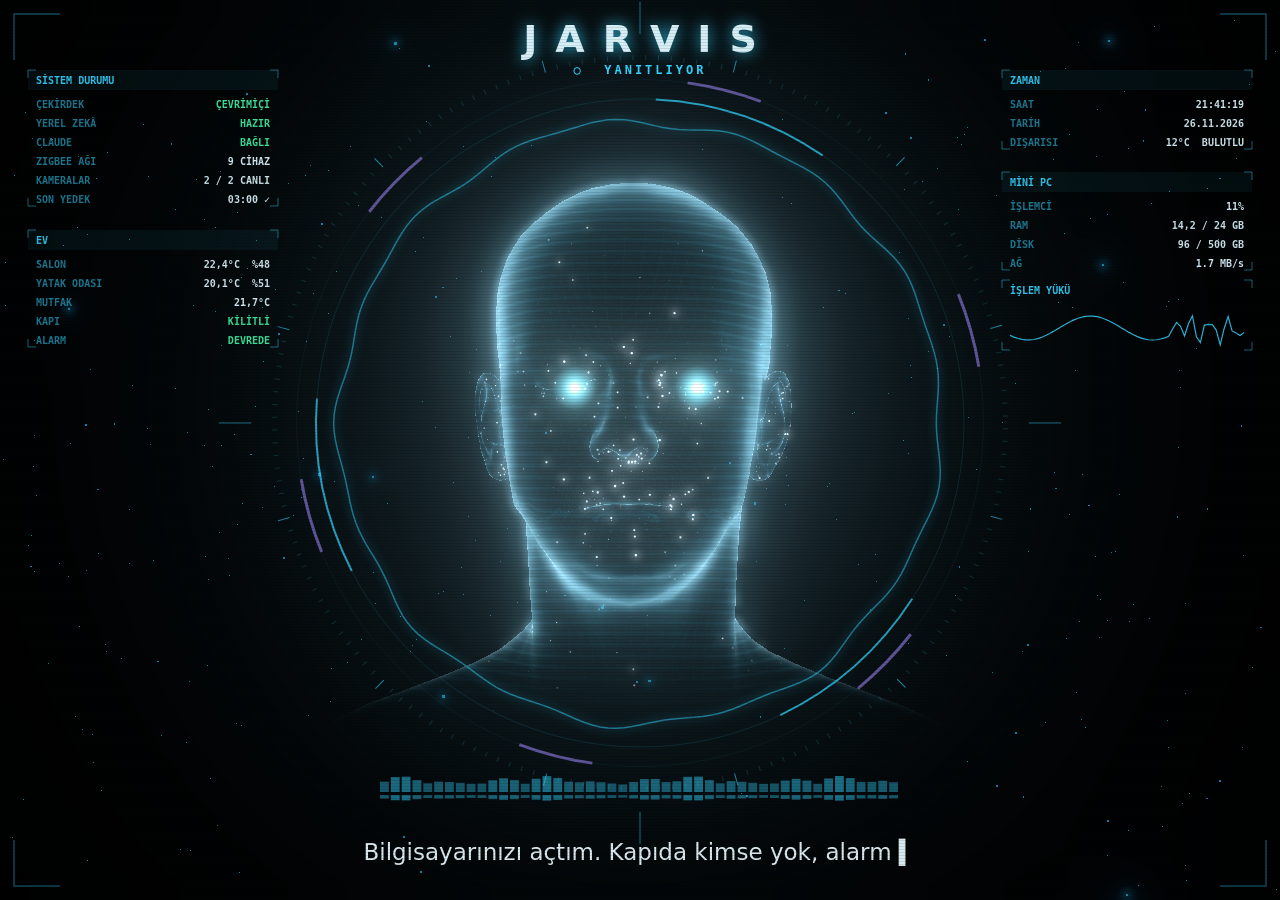
<file: tasarim/hologram/index.html>
<!DOCTYPE html>
<html lang="tr">
<head>
<meta charset="utf-8">
<meta name="viewport" content="width=device-width,initial-scale=1">
<title>JARVIS</title>
<style>
  html,body{margin:0;height:100%;background:#010409;overflow:hidden}
  #gl,#hud{position:fixed;inset:0;width:100vw;height:100vh;display:block}
  #hud{pointer-events:none}
</style>
<script type="importmap">
{ "imports": { "three": "./lib/three.module.js", "three/addons/": "./lib/addons/" } }
</script>
</head>
<body>
<canvas id="gl"></canvas>
<canvas id="hud"></canvas>
<script type="module">
/* =====================================================================
   Ev Jarvis'i – holografik yüz (three.js)
   Model: "Infinite, 3D Head Scan" – Lee Perry-Smith, CC BY 3.0 (KAYNAKLAR.md)

   Kontrol:
     ?durum=bekliyor|dinliyor|dusunuyor|konusuyor   (yoksa tanıtım modu)
     window.jarvisDurum('dinliyor')
     window.jarvisSoyle('Merhaba efendim.')          (altyazı + konuşma)
   ===================================================================== */
import * as THREE from 'three';
import { GLTFLoader } from 'three/addons/loaders/GLTFLoader.js';
import { EffectComposer } from 'three/addons/postprocessing/EffectComposer.js';
import { RenderPass } from 'three/addons/postprocessing/RenderPass.js';
import { UnrealBloomPass } from 'three/addons/postprocessing/UnrealBloomPass.js';
import { OutputPass } from 'three/addons/postprocessing/OutputPass.js';
import { mergeVertices } from 'three/addons/utils/BufferGeometryUtils.js';

const RENK = new THREE.Color(0x35d4ff);
const glc = document.getElementById('gl');
const renderer = new THREE.WebGLRenderer({ canvas: glc, antialias: true, alpha: false, preserveDrawingBuffer: true });
renderer.setPixelRatio(Math.min(devicePixelRatio, 2));
renderer.setClearColor(0x000000, 1);
const scene = new THREE.Scene();
const camera = new THREE.PerspectiveCamera(30, 1, 0.1, 200);
camera.position.set(0, 1.0, 19);
camera.lookAt(0, 0.9, 0);

const composer = new EffectComposer(renderer);
composer.addPass(new RenderPass(scene, camera));
const bloom = new UnrealBloomPass(new THREE.Vector2(1, 1), 0.9, 0.5, 0.12);
composer.addPass(bloom);
composer.addPass(new OutputPass());

/* ---------------- ortak shader parçaları ---------------- */
const ortak = {
  uZaman: { value: 0 }, uCene: { value: 0 }, uParlak: { value: 0.7 },
  uRenk: { value: RENK }, uTarama: { value: 0 }, uBozulma: { value: 0 },
  uGenis: { value: 0 }, uYuvarlak: { value: 0 }, uGulum: { value: 0 }, uKas: { value: 0 },
};
// Mimikler (modelin ölçülerine göre): dudak çizgisi y≈0.22, ağız köşeleri x≈±0.75, kaşlar y≈2.15
//  uGenis: dudakları yana yay (i, e) · uYuvarlak: dudakları büzüp öne çıkar (o, u)
//  uGulum: ağız köşelerini kaldır · uKas: kaşları kaldır · uCene: çeneyi aç
const deformGLSL = /* glsl */`
  uniform float uZaman, uCene, uBozulma, uGenis, uYuvarlak, uGulum, uKas;
  float gs(vec2 d, vec2 r){ return exp(-dot(d/r, d/r)); }
  vec3 deform(vec3 p0){
    vec3 p = p0;
    float onY = smoothstep(0.6, 1.9, p0.z);                          // yalnızca yüzün ön yüzeyi
    float dudak = gs(vec2(p0.x, p0.y-0.25), vec2(0.95, 0.42)) * onY;
    float yanX = sign(p0.x) * smoothstep(0.05, 0.7, abs(p0.x));
    p.x += yanX * uGenis * 0.24 * dudak;                             // yayma
    p.x -= p0.x * uYuvarlak * 0.45 * dudak;                          // büzme
    p.z += uYuvarlak * 0.32 * dudak;
    float koseler = gs(vec2(abs(p0.x)-0.80, p0.y-0.28), vec2(0.38, 0.30)) * onY;
    p.y += uGulum * 0.26 * koseler;                                  // gülümseme
    p.x += sign(p0.x) * uGulum * 0.06 * koseler;
    float kas = gs(vec2(abs(p0.x)-0.85, p0.y-2.15), vec2(0.65, 0.32)) * onY;
    p.y += uKas * 0.22 * kas;                                        // kaş kaldırma
    float alt = 1.0 - smoothstep(0.17, 0.27, p0.y);         // dudak aralığının (y≈0.25) altı
    float on  = smoothstep(-0.6, 1.2, p0.z);                 // yüzün önü
    float yan = 1.0 - smoothstep(1.6, 3.2, abs(p0.x));       // yanaklara doğru azalır
    float govde = smoothstep(-3.2, -1.2, p0.y);              // boyun sabit
    float w = alt * on * yan * govde;
    float a = uCene * 0.30 * w;
    vec3 piv = vec3(0.0, 0.9, -1.2);
    vec3 q = p - piv;
    float c = cos(a), s = sin(a);
    q = vec3(q.x, c*q.y + s*q.z, -s*q.y + c*q.z);
    p = mix(p, q + piv, step(0.0001, w));
    // hologram bozulması: yatay kayma
    float bant = step(0.985, fract(sin(floor(p.y*6.0 + uZaman*20.0))*43758.5));
    p.x += bant * uBozulma * 0.25;
    return p;
  }`;

const yuzMat = new THREE.ShaderMaterial({
  uniforms: ortak, transparent: true, depthWrite: false, blending: THREE.AdditiveBlending, side: THREE.FrontSide,
  vertexShader: deformGLSL + /* glsl */`
    varying vec3 vN; varying vec3 vV; varying vec3 vP;
    void main(){
      vec3 p = deform(position);
      vP = position;
      vec4 mv = modelViewMatrix * vec4(p,1.0);
      vN = normalize(normalMatrix * normal);
      vV = normalize(-mv.xyz);
      gl_Position = projectionMatrix * mv;
    }`,
  fragmentShader: /* glsl */`
    uniform float uZaman, uParlak, uTarama, uCene; uniform vec3 uRenk;
    varying vec3 vN; varying vec3 vV; varying vec3 vP;
    float hash(float n){ return fract(sin(n)*43758.5453); }
    void main(){
      float fr = pow(1.0 - abs(dot(normalize(vN), normalize(vV))), 2.4);
      float cizgi = smoothstep(0.82, 1.0, abs(sin(vP.y*26.0 - uZaman*1.5)));     // ince tarama çizgileri
      float tarama = 0.5*exp(-pow((vP.y - uTarama)*3.0, 2.0));                    // aşağı inen ışık bandı
      float kenarAlt = smoothstep(-2.4, -0.8, vP.y);                               // boyun kaybolur
      float titreme = 0.92 + 0.08*hash(floor(uZaman*24.0));
      vec2 dd = vec2(vP.x/0.85, (vP.y-0.24)/0.16);
      float dudakIsik = exp(-dot(dd,dd)) * smoothstep(1.4, 2.0, vP.z) * (0.15 + 0.85*uCene);   // konuşurken dudaklar parlar
      float a = (0.05 + fr*0.85 + cizgi*0.10 + tarama*0.55 + dudakIsik*0.55) * kenarAlt * uParlak * titreme;
      vec3 c = mix(uRenk, vec3(0.85,0.97,1.0), fr*0.5 + tarama*0.4);
      gl_FragColor = vec4(c * a, a);
    }`,
});

const telMat = new THREE.ShaderMaterial({
  uniforms: ortak, transparent: true, depthWrite: false, blending: THREE.AdditiveBlending, wireframe: true,
  vertexShader: deformGLSL + /* glsl */`
    varying float vOn; varying float vY;
    void main(){
      vec3 p = deform(position);
      vec4 mv = modelViewMatrix * vec4(p,1.0);
      vOn = clamp(dot(normalize(normalMatrix*normal), normalize(-mv.xyz)), 0.0, 1.0);
      vY = position.y;
      gl_Position = projectionMatrix * mv;
    }`,
  fragmentShader: /* glsl */`
    uniform float uParlak, uTarama; uniform vec3 uRenk; varying float vOn; varying float vY;
    void main(){
      float tarama = 0.6*exp(-pow((vY - uTarama)*3.5, 2.0));
      float a = (0.035 + 0.05*vOn + tarama*0.35) * smoothstep(-2.4,-0.8,vY) * uParlak;
      gl_FragColor = vec4(uRenk * a, a);
    }`,
});

const noktaMat = new THREE.ShaderMaterial({
  uniforms: ortak, transparent: true, depthWrite: false, blending: THREE.AdditiveBlending,
  vertexShader: deformGLSL + /* glsl */`
    attribute float aRast; varying float vA;
    void main(){
      vec3 p = deform(position);
      vec4 mv = modelViewMatrix * vec4(p,1.0);
      float on = clamp(dot(normalize(normalMatrix*normal), normalize(-mv.xyz)), 0.0, 1.0);
      float pirilti = pow(0.5+0.5*sin(uZaman*3.0 + aRast*40.0), 6.0);
      vA = (0.15 + 0.85*pirilti) * on * smoothstep(-2.4,-0.8,position.y) * step(aRast, 0.35);
      gl_PointSize = (1.2 + 2.2*pirilti) * (300.0 / -mv.z) * 0.06;
      gl_Position = projectionMatrix * mv;
    }`,
  fragmentShader: /* glsl */`
    uniform float uParlak; uniform vec3 uRenk; varying float vA;
    void main(){
      float d = length(gl_PointCoord - 0.5); if (d > 0.5) discard;
      float a = vA * (1.0 - d*2.0) * uParlak;
      gl_FragColor = vec4(mix(uRenk, vec3(1.0), 0.6) * a, a);
    }`,
});

/* ---------------- göz parıltısı ---------------- */
function parlamaDokusu(){
  const c = document.createElement('canvas'); c.width = c.height = 128; const x = c.getContext('2d');
  const g = x.createRadialGradient(64,64,0,64,64,64);
  g.addColorStop(0,'rgba(255,255,255,1)'); g.addColorStop(0.12,'rgba(190,245,255,0.95)');
  g.addColorStop(0.35,'rgba(53,212,255,0.35)'); g.addColorStop(1,'rgba(53,212,255,0)');
  x.fillStyle = g; x.fillRect(0,0,128,128); return new THREE.CanvasTexture(c);
}
const gozDoku = parlamaDokusu();
const gozler = [-1,1].map(sx => {
  const s = new THREE.Sprite(new THREE.SpriteMaterial({ map: gozDoku, color: 0xffffff, transparent: true, blending: THREE.AdditiveBlending, depthWrite: false }));
  s.position.set(sx*0.62, 1.62, 2.0); s.scale.set(0.6,0.6,1); return s;
});

/* ---------------- kafa ---------------- */
const kafa = new THREE.Group();
scene.add(kafa);
gozler.forEach(g => kafa.add(g));
new GLTFLoader().load('model/LeePerrySmith.glb', gltf => {
  // Doku dikişlerindeki çift köşeleri birleştir → pürüzsüz normaller (dikiş çizgisi görünmez)
  const ham = new THREE.BufferGeometry();
  ham.setAttribute('position', gltf.scene.children[0].geometry.attributes.position);
  ham.setIndex(gltf.scene.children[0].geometry.index);
  const geo = mergeVertices(ham, 1e-3);
  geo.computeVertexNormals();
  const r = new Float32Array(geo.attributes.position.count); for (let i=0;i<r.length;i++) r[i]=Math.random();
  geo.setAttribute('aRast', new THREE.BufferAttribute(r,1));
  // Derinlik ön geçişi: hologram yarı saydam olduğu için ağız/göz içi gibi iç yüzeyler
  // görünmesin diye önce sadece derinlik yazılır, renk yazılmaz.
  const ortu = new THREE.ShaderMaterial({ uniforms: ortak, colorWrite: false, polygonOffset: true, polygonOffsetFactor: 2, polygonOffsetUnits: 4,
    vertexShader: deformGLSL + 'void main(){ gl_Position = projectionMatrix * modelViewMatrix * vec4(deform(position),1.0); }',
    fragmentShader: 'void main(){ gl_FragColor = vec4(0.0); }' });
  const ortuMesh = new THREE.Mesh(geo, ortu); ortuMesh.renderOrder = -1; kafa.add(ortuMesh);
  kafa.add(new THREE.Mesh(geo, yuzMat));
  kafa.add(new THREE.Mesh(geo, telMat));
  kafa.add(new THREE.Points(geo, noktaMat));
  window.jarvisHazir = true;
});

/* ---------------- arka plan parçacıkları ---------------- */
{
  const n = 900, p = new Float32Array(n*3);
  for (let i=0;i<n;i++){ const r = 7+Math.random()*9, a = Math.random()*Math.PI*2;
    p[i*3]=Math.cos(a)*r; p[i*3+1]=(Math.random()-0.5)*14; p[i*3+2]=Math.sin(a)*r-4; }
  const g = new THREE.BufferGeometry(); g.setAttribute('position', new THREE.BufferAttribute(p,3));
  const toz = new THREE.Points(g, new THREE.PointsMaterial({ color: 0x2aa8d8, size: 0.05, transparent: true, opacity: 0.55, blending: THREE.AdditiveBlending, depthWrite:false }));
  toz.name = 'toz'; scene.add(toz);
}

/* ---------------- durum ---------------- */
const params = new URLSearchParams(location.search);
let durum = params.get('durum') || 'bekliyor';
const tanitim = !params.get('durum');
let altyazi = params.get('metin') || '', altyaziBas = 0, konusmaBitis = 0;
window.jarvisDurum = d => { durum = d; };
// Konuşma hızı (harf/sn). Gerçek ses bağlanınca sesin süresine göre ayarlanır.
const HIZ = 14;
const konusmaSuresi = m => m.length / HIZ + 0.6;
window.jarvisSoyle = m => { altyazi = m; altyaziBas = zaman(); durum = 'konusuyor'; konusmaBitis = zaman() + konusmaSuresi(m); };
const M1 = 'İyi akşamlar efendim. Salon yirmi iki derece, tüm sistemler normal çalışıyor.';
const M2 = 'Bilgisayarınızı açtım. Kapıda kimse yok, alarm devrede.';
const SENARYO = [
  ['bekliyor', 2.4, ''],
  ['dinliyor', 2.2, ''],
  ['dusunuyor', 1.4, ''],
  ['konusuyor', konusmaSuresi(M1), M1],
  ['bekliyor', 1.2, ''],
  ['dinliyor', 1.8, ''],
  ['dusunuyor', 1.2, ''],
  ['konusuyor', konusmaSuresi(M2), M2],
];

/* ---------------- dudak senkronu: Türkçe harf → ağız şekli ----------------
   [çene, yayma, büzme]  */
const VISEME = {};
const ata = (harfler, v) => [...harfler].forEach(h => VISEME[h] = v);
ata('aâ',   [1.00, 0.25, 0.00]);
ata('e',    [0.65, 0.65, 0.00]);
ata('ıi',   [0.35, 0.85, 0.00]);
ata('oö',   [0.70, 0.00, 0.80]);
ata('uü',   [0.35, 0.00, 1.00]);
ata('mbp',  [0.00, 0.00, 0.15]);
ata('fv',   [0.15, 0.35, 0.00]);
ata('şcçj', [0.30, 0.00, 0.55]);
ata('szdtnlrgğkyh', [0.30, 0.30, 0.00]);
const SESSIZLIK = [0.03, 0.05, 0.00];
function viseme(metin, sure){                 // sure: konuşmanın başından beri geçen sn
  const k = sure * HIZ, i = Math.floor(k), f = k - i;
  const harf = c => VISEME[(c || ' ').toLocaleLowerCase('tr-TR')] || SESSIZLIK;
  const a = harf(metin[i]), b = harf(metin[i+1]);
  const e = f*f*(3-2*f);                      // yumuşak geçiş
  return [0,1,2].map(j => a[j]*(1-e) + b[j]*e);
}
const SENARYO_SURE = SENARYO.reduce((a,s)=>a+s[1],0);
const ETIKET = { bekliyor:'BEKLEMEDE', dinliyor:'DİNLİYORUM', dusunuyor:'İŞLENİYOR', konusuyor:'YANITLIYOR' };
const DURUM_RENK = { bekliyor:'#7f93a6', dinliyor:'#3ddc97', dusunuyor:'#a58bff', konusuyor:'#35d4ff' };

// Kayıt için sabit zaman: window.__kare (30 fps)
const t0 = performance.now();
const zaman = () => (window.__kare !== undefined ? window.__kare/30 : (performance.now()-t0)/1000);

/* ---------------- HUD (2B katman) ---------------- */
const hud = document.getElementById('hud'), h = hud.getContext('2d');
let W=0, H=0, D=1;
function boyut(){
  D = Math.min(devicePixelRatio, 2); W = innerWidth; H = innerHeight;
  renderer.setSize(W, H, false); composer.setSize(W, H); bloom.setSize(W*D, H*D);
  camera.aspect = W/H; camera.updateProjectionMatrix();
  hud.width = W*D; hud.height = H*D; h.setTransform(D,0,0,D,0,0);
}
addEventListener('resize', boyut); boyut();

const MONO = '"JetBrains Mono", "DejaVu Sans Mono", monospace';
const SANS = 'Inter, "DejaVu Sans", sans-serif';
const cyan = a => `rgba(53,212,255,${a})`;
const spektrum = new Array(48).fill(0);
const grafik = new Array(60).fill(0).map((_,i)=>0.4+0.3*Math.sin(i/5));

function yay(x,y,r,a0,a1,lw,renk){ h.beginPath(); h.arc(x,y,r,a0,a1); h.lineWidth=lw; h.strokeStyle=renk; h.stroke(); }
function kose(x,y,w,hh,l){ h.beginPath();
  h.moveTo(x,y+l); h.lineTo(x,y); h.lineTo(x+l,y); h.moveTo(x+w-l,y); h.lineTo(x+w,y); h.lineTo(x+w,y+l);
  h.moveTo(x+w,y+hh-l); h.lineTo(x+w,y+hh); h.lineTo(x+w-l,y+hh); h.moveTo(x+l,y+hh); h.lineTo(x,y+hh); h.lineTo(x,y+hh-l); h.stroke(); }
function panel(x,y,w,baslik,satirlar){
  h.strokeStyle=cyan(0.45); h.lineWidth=1; kose(x,y,w,22+satirlar.length*19,8);
  h.fillStyle=cyan(0.06); h.fillRect(x,y,w,20);
  h.font=`600 10px ${MONO}`; h.fillStyle=cyan(0.9); h.textAlign='left'; h.fillText(baslik, x+8, y+14);
  satirlar.forEach(([k,v,renk],i)=>{ h.fillStyle=cyan(0.55); h.fillText(k, x+8, y+38+i*19);
    h.textAlign='right'; h.fillStyle=renk||'rgba(220,245,255,0.92)'; h.fillText(v, x+w-8, y+38+i*19); h.textAlign='left'; });
}

function hudCiz(t, ses){
  h.clearRect(0,0,W,H);
  const cx = W/2, cy = H*0.47, R = Math.min(W,H)*0.36;
  const hz = durum==='dusunuyor' ? 2.6 : 1;

  // merkez halkaları
  yay(cx,cy,R,0,Math.PI*2,1,cyan(0.12));
  for (let i=0;i<3;i++){ const b=t*0.35*hz+i*2.094; yay(cx,cy,R,b,b+0.55,2,cyan(0.7)); }
  yay(cx,cy,R*1.06,0,Math.PI*2,1,cyan(0.06));
  for (let i=0;i<6;i++){ const b=-t*0.18*hz+i*Math.PI/3; yay(cx,cy,R*1.06,b,b+0.22,3,'rgba(165,139,255,0.55)'); }
  // ölçek
  h.save(); h.translate(cx,cy); h.rotate(t*0.04);
  for (let i=0;i<180;i++){ const a=i/180*Math.PI*2, uzun=i%15===0; h.strokeStyle=cyan(uzun?0.6:0.18); h.lineWidth=1;
    h.beginPath(); h.moveTo(Math.cos(a)*R*1.12, Math.sin(a)*R*1.12); h.lineTo(Math.cos(a)*(R*1.12+(uzun?12:5)), Math.sin(a)*(R*1.12+(uzun?12:5))); h.stroke(); }
  h.restore();
  // ses halkası
  h.beginPath();
  for (let i=0;i<=240;i++){ const a=i/240*Math.PI*2;
    const r = R*0.93 + (Math.sin(a*9+t*7)*0.55+Math.sin(a*17-t*11)*0.45)*R*0.035*ses;
    i ? h.lineTo(cx+Math.cos(a)*r, cy+Math.sin(a)*r) : h.moveTo(cx+Math.cos(a)*r, cy+Math.sin(a)*r); }
  h.closePath(); h.strokeStyle=cyan(0.2+0.6*ses); h.lineWidth=1.5; h.shadowColor=cyan(1); h.shadowBlur=10; h.stroke(); h.shadowBlur=0;
  // hedef işaretleri
  h.strokeStyle=cyan(0.5); h.lineWidth=1;
  [[0,-1],[0,1],[-1,0],[1,0]].forEach(([dx,dy])=>{ h.beginPath(); h.moveTo(cx+dx*R*1.2, cy+dy*R*1.2); h.lineTo(cx+dx*R*1.3, cy+dy*R*1.3); h.stroke(); });

  // sol panel
  const pw = Math.min(250, W*0.2), sx = 28;
  panel(sx, 70, pw, 'SİSTEM DURUMU', [
    ['ÇEKİRDEK', 'ÇEVRİMİÇİ', '#3ddc97'], ['YEREL ZEKÂ', 'HAZIR', '#3ddc97'], ['CLAUDE', 'BAĞLI', '#3ddc97'],
    ['ZIGBEE AĞI', '9 CİHAZ'], ['KAMERALAR', '2 / 2 CANLI'], ['SON YEDEK', '03:00 ✓'] ]);
  panel(sx, 230, pw, 'EV', [
    ['SALON', '22,4°C  %48'], ['YATAK ODASI', '20,1°C  %51'], ['MUTFAK', '21,7°C'], ['KAPI', 'KİLİTLİ', '#3ddc97'], ['ALARM', 'DEVREDE', '#3ddc97'] ]);
  // sağ panel
  const rx = W - pw - 28;
  const tarih = new Date(Date.UTC(2026,10,26,18,41,0) + t*1000);
  const saat = tarih.toLocaleTimeString('tr-TR', {timeZone:'Europe/Istanbul'});
  panel(rx, 70, pw, 'ZAMAN', [['SAAT', saat], ['TARİH', '26.11.2026'], ['DIŞARISI', '12°C  BULUTLU']]);
  panel(rx, 172, pw, 'MİNİ PC', [
    ['İŞLEMCİ', (16+Math.round(5*Math.sin(t*0.9)))+'%'], ['RAM', '14,2 / 24 GB'], ['DİSK', '96 / 500 GB'],
    ['AĞ', (1.2+0.5*Math.sin(t*1.7)).toFixed(1)+' MB/s'] ]);
  // yük grafiği
  grafik.push(0.35+0.25*Math.sin(t*1.3)+0.15*Math.sin(t*4.1)); grafik.shift();
  const gy = 280, gh = 50; h.strokeStyle=cyan(0.45); kose(rx, gy, pw, gh+20, 8);
  h.font=`600 10px ${MONO}`; h.fillStyle=cyan(0.9); h.textAlign='left'; h.fillText('İŞLEM YÜKÜ', rx+8, gy+14);
  h.beginPath(); grafik.forEach((v,i)=>{ const x=rx+8+i*(pw-16)/59, y=gy+gh+14-v*gh*0.8; i?h.lineTo(x,y):h.moveTo(x,y); });
  h.strokeStyle=cyan(0.85); h.lineWidth=1.2; h.stroke();

  // alt spektrum
  for (let i=0;i<spektrum.length;i++){
    const hedef = ses * (0.3 + 0.7*Math.abs(Math.sin(t*9 + i*0.7) * Math.sin(t*3.3 + i*0.23)));
    spektrum[i] += (hedef - spektrum[i]) * 0.35; }
  const bw = Math.min(520, W*0.42), bx = cx - bw/2, by = H*0.88;
  spektrum.forEach((v,i)=>{ const x = bx + i*bw/spektrum.length, hh = 2 + v*34;
    h.fillStyle = cyan(0.25+0.6*v); h.fillRect(x, by-hh, bw/spektrum.length-2, hh); h.fillRect(x, by+3, bw/spektrum.length-2, hh*0.35); });

  // başlık ve durum
  h.textAlign='center';
  h.font=`700 ${Math.round(Math.min(W,H)*0.042)}px ${SANS}`; h.letterSpacing=`${Math.round(Math.min(W,H)*0.02)}px`;
  h.fillStyle='rgba(225,248,255,0.95)'; h.shadowColor=cyan(0.9); h.shadowBlur=16; h.fillText('JARVIS', cx+Math.round(Math.min(W,H)*0.01), 52);
  h.shadowBlur=0; h.letterSpacing='3px'; h.font=`600 12px ${MONO}`; h.fillStyle=DURUM_RENK[durum];
  const nokta = (Math.floor(t*2)%2===0 || durum==='bekliyor') ? '●' : '○';
  h.fillText(`${nokta}  ${ETIKET[durum]}`, cx, 74); h.letterSpacing='0px';
  // altyazı
  if (altyazi && durum==='konusuyor'){
    const n = Math.min(altyazi.length, Math.floor((t-altyaziBas)*HIZ) + 1);
    h.font=`500 ${Math.round(Math.min(W,H)*0.026)}px ${SANS}`; h.fillStyle='rgba(230,244,252,0.95)';
    h.fillText(altyazi.slice(0,n) + (n<altyazi.length?'▍':''), cx, H*0.955);
  }
  // çerçeve köşeleri ve tarama çizgileri
  h.strokeStyle=cyan(0.35); h.lineWidth=1.5; kose(14,14,W-28,H-28,46);
  h.fillStyle='rgba(0,0,0,0.10)'; for (let y=0;y<H;y+=3) h.fillRect(0,y,W,1);
}

/* ---------------- döngü ---------------- */
let cene = 0, genis = 0, yuvarlak = 0, gulum = 0, kas = 0, ses = 0, parlak = 0.6, yaw = 0, pitch = 0, kirpma = 1, bozulma = 0;
let oncekiDurum = '';
function kare(){
  const t = zaman();
  if (tanitim){
    let k = t % SENARYO_SURE, i = 0; while (k > SENARYO[i][1]) { k -= SENARYO[i][1]; i++; }
    const [d,,m] = SENARYO[i];
    if (d !== durum || (m && altyazi !== m)) { durum = d; if (m){ altyazi = m; altyaziBas = t - k; } }
  } else if (durum==='konusuyor' && konusmaBitis && t > konusmaBitis) durum = 'bekliyor';
  if (durum !== oncekiDurum){ bozulma = 1; oncekiDurum = durum; }

  let ceneH = 0.02, genisH = 0, yuvarlakH = 0, gulumH = 0.12, kasH = 0, sesH = 0.05;
  if (durum==='konusuyor'){
    const gecen = t - altyaziBas, bitti = gecen*HIZ >= altyazi.length;
    const [c, g, y] = bitti ? SESSIZLIK : viseme(altyazi, gecen);
    ceneH = c; genisH = g; yuvarlakH = y;
    gulumH = bitti ? 0.45 : 0.10;                           // cümle bitince hafif gülümser
    kasH = 0.15 + 0.15*Math.max(0, Math.sin(gecen*1.7));    // konuşurken kaşlar canlı
    sesH = bitti ? 0.05 : 0.35 + 0.65*c;
  }
  else if (durum==='dinliyor'){ kasH = 0.45; gulumH = 0.15; sesH = 0.25 + 0.25*Math.abs(Math.sin(t*4.3)*Math.sin(t*1.7)); }
  else if (durum==='dusunuyor'){ kasH = -0.35; gulumH = 0; yuvarlakH = 0.15; sesH = 0.15; }
  const yum = (a, b, k) => a + (b - a) * k;
  cene = yum(cene, ceneH, 0.5); genis = yum(genis, genisH, 0.45); yuvarlak = yum(yuvarlak, yuvarlakH, 0.45);
  gulum = yum(gulum, gulumH, 0.12); kas = yum(kas, kasH, 0.15); ses = yum(ses, sesH, 0.3);
  const parlakH = {bekliyor:0.6, dinliyor:0.95, dusunuyor:0.8, konusuyor:1.0}[durum];
  parlak += (parlakH-parlak)*0.06;
  bozulma *= 0.9;

  // baş hareketi: beklerken yavaş bakınma, dinlerken kameraya döner, düşünürken hafif yukarı
  const yawH = durum==='dinliyor' ? 0.05*Math.sin(t*0.8) : durum==='konusuyor' ? 0.12*Math.sin(t*0.6) : 0.32*Math.sin(t*0.27);
  const pitchH = durum==='dusunuyor' ? -0.12 : 0.04*Math.sin(t*0.5) + (durum==='konusuyor'? 0.03*Math.sin(t*2.3):0);
  yaw += (yawH-yaw)*0.04; pitch += (pitchH-pitch)*0.05;
  kafa.rotation.set(pitch, yaw, durum==='dinliyor'? 0.04 : 0);
  kafa.position.y = 0.12*Math.sin(t*0.6);

  // göz kırpma (her ~4 sn)
  const kp = (t % 4.2); kirpma = kp < 0.14 ? Math.abs(Math.cos(kp/0.14*Math.PI)) * 0.9 + 0.1 : 1;
  const gp = (durum==='dinliyor'?1.15:durum==='konusuyor'?1.0:0.8) * parlak;
  gozler.forEach(g => { g.scale.set(0.55*gp, 0.55*gp*kirpma, 1); g.material.opacity = Math.min(1, gp); });

  ortak.uZaman.value = t; ortak.uCene.value = cene; ortak.uParlak.value = parlak;
  if (window.__mimik) ({cene, genis, yuvarlak, gulum, kas} = Object.assign({cene, genis, yuvarlak, gulum, kas}, window.__mimik));  // test için
  ortak.uCene.value = cene; ortak.uGenis.value = genis; ortak.uYuvarlak.value = yuvarlak; ortak.uGulum.value = gulum; ortak.uKas.value = kas;
  ortak.uTarama.value = 4.2 - ((t*0.9) % 9.5); ortak.uBozulma.value = bozulma;
  const toz = scene.getObjectByName('toz'); toz.rotation.y = t*0.02;
  bloom.strength = 0.55 + 0.45*parlak;

  composer.render();
  hudCiz(t, ses);
}
window.__ciz = kare;                       // kayıt aracı için
renderer.setAnimationLoop(() => { if (window.__kare === undefined) kare(); });
</script>
</body>
</html>
</file>
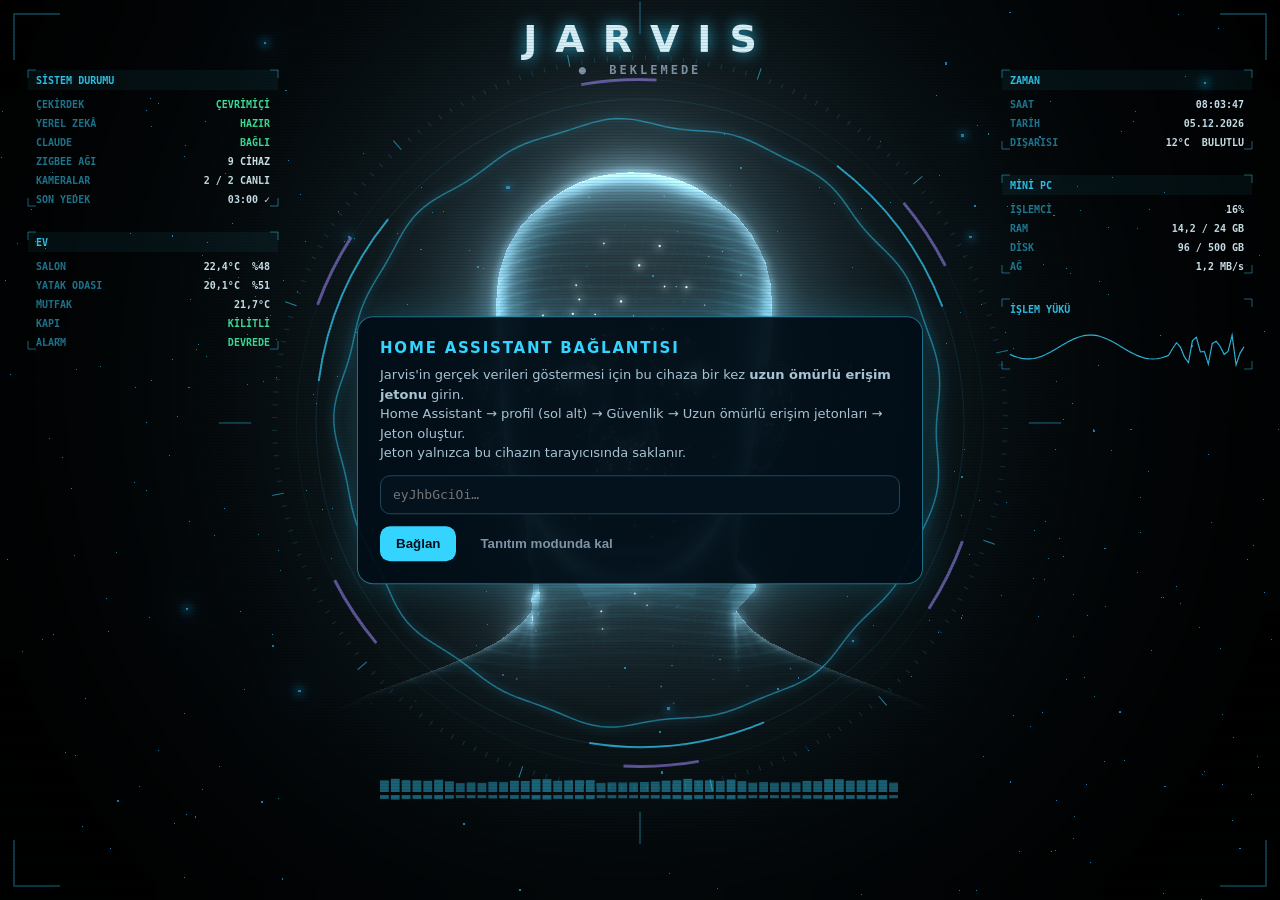
<file: homeassistant/www/jarvis/index.html>
<!DOCTYPE html>
<html lang="tr">
<head>
<meta charset="utf-8">
<meta name="viewport" content="width=device-width,initial-scale=1">
<title>JARVIS</title>
<style>
  html,body{margin:0;height:100%;background:#010409;overflow:hidden}
  #gl,#hud{position:fixed;inset:0;width:100vw;height:100vh;display:block}
  #hud{pointer-events:none}
  .kutu{position:fixed;left:50%;transform:translateX(-50%);font:500 16px Inter,"DejaVu Sans",sans-serif;color:#e6f6ff}
  #sor{bottom:7vh;width:min(640px,80vw);display:none}
  #sor input{width:100%;box-sizing:border-box;padding:14px 18px;border-radius:14px;border:1px solid rgba(53,212,255,.55);
    background:rgba(2,14,24,.85);color:#e6f6ff;font:inherit;outline:none;box-shadow:0 0 24px rgba(53,212,255,.25)}
  #kurulum{top:50%;transform:translate(-50%,-50%);width:min(520px,88vw);display:none;background:rgba(2,14,24,.94);
    border:1px solid rgba(53,212,255,.5);border-radius:16px;padding:22px;box-shadow:0 0 40px rgba(53,212,255,.2)}
  #kurulum h3{margin:0 0 8px;letter-spacing:.12em;color:#35d4ff;font-size:15px}
  #kurulum p{margin:6px 0 12px;font-size:13px;line-height:1.5;color:#a9c3d3}
  #kurulum input{width:100%;box-sizing:border-box;padding:11px 12px;border-radius:10px;border:1px solid #23465a;background:#03121d;color:#e6f6ff;font:13px "JetBrains Mono",monospace}
  #kurulum button{margin-top:12px;padding:10px 16px;border:0;border-radius:10px;background:#35d4ff;color:#02121c;font-weight:700;cursor:pointer}
  #kurulum .ikinci{background:transparent;color:#7f93a6;margin-left:8px}
</style>
<script type="importmap">
{ "imports": { "three": "./lib/three.module.js", "three/addons/": "./lib/addons/" } }
</script>
</head>
<body>
<canvas id="gl"></canvas>
<canvas id="hud"></canvas>
<div id="sor" class="kutu"><input id="sorGiris" placeholder="Jarvis'e yazın ve Enter'a basın…" autocomplete="off"></div>
<div id="kurulum" class="kutu">
  <h3>HOME ASSISTANT BAĞLANTISI</h3>
  <p>Jarvis'in gerçek verileri göstermesi için bu cihaza bir kez <b>uzun ömürlü erişim jetonu</b> girin.<br>
     Home Assistant → profil (sol alt) → Güvenlik → Uzun ömürlü erişim jetonları → Jeton oluştur.<br>
     Jeton yalnızca bu cihazın tarayıcısında saklanır.</p>
  <input id="jetonGiris" placeholder="eyJhbGciOi…" autocomplete="off">
  <div><button id="jetonKaydet">Bağlan</button><button id="tanitimDevam" class="ikinci">Tanıtım modunda kal</button></div>
</div>
<script type="module">
/* =====================================================================
   Ev Jarvis'i – holografik yüz (three.js)
   Model: "Infinite, 3D Head Scan" – Lee Perry-Smith, CC BY 3.0 (KAYNAKLAR.md)

   Home Assistant'tan açıldığında (http://<HA>:8123/local/jarvis/index.html) otomatik bağlanır:
     ses uydusunun durumu, Jarvis'in cevabı, panellerdeki sensörler canlı gelir (ayarlar.json).
     Ekrana dokun / bir tuşa bas → Jarvis'e yaz; cevap sesli okunur, ağız sese göre hareket eder.

   Kontrol:
     ?demo=1                                          tanıtım modu (bağlanmaz)
     ?ha=http://192.168.1.52:8123                     başka adresteki Home Assistant
     ?durum=bekliyor|dinliyor|dusunuyor|konusuyor   (sabit durum, test için)
     window.jarvisDurum('dinliyor')
     window.jarvisSoyle('Merhaba efendim.')          (altyazı + konuşma)
   ===================================================================== */
import * as THREE from 'three';
import { GLTFLoader } from 'three/addons/loaders/GLTFLoader.js';
import { EffectComposer } from 'three/addons/postprocessing/EffectComposer.js';
import { RenderPass } from 'three/addons/postprocessing/RenderPass.js';
import { UnrealBloomPass } from 'three/addons/postprocessing/UnrealBloomPass.js';
import { OutputPass } from 'three/addons/postprocessing/OutputPass.js';
import { mergeVertices } from 'three/addons/utils/BufferGeometryUtils.js';

const RENK = new THREE.Color(0x35d4ff);
const glc = document.getElementById('gl');
const renderer = new THREE.WebGLRenderer({ canvas: glc, antialias: true, alpha: false, preserveDrawingBuffer: true });
renderer.setPixelRatio(Math.min(devicePixelRatio, 2));
renderer.setClearColor(0x000000, 1);
const scene = new THREE.Scene();
const camera = new THREE.PerspectiveCamera(30, 1, 0.1, 200);
camera.position.set(0, 1.0, 19);
camera.lookAt(0, 0.9, 0);

const composer = new EffectComposer(renderer);
composer.addPass(new RenderPass(scene, camera));
const bloom = new UnrealBloomPass(new THREE.Vector2(1, 1), 0.9, 0.5, 0.12);
composer.addPass(bloom);
composer.addPass(new OutputPass());

/* ---------------- ortak shader parçaları ---------------- */
const ortak = {
  uZaman: { value: 0 }, uCene: { value: 0 }, uParlak: { value: 0.7 },
  uRenk: { value: RENK }, uTarama: { value: 0 }, uBozulma: { value: 0 },
  uGenis: { value: 0 }, uYuvarlak: { value: 0 }, uGulum: { value: 0 }, uKas: { value: 0 },
};
// Mimikler (modelin ölçülerine göre): dudak çizgisi y≈0.22, ağız köşeleri x≈±0.75, kaşlar y≈2.15
//  uGenis: dudakları yana yay (i, e) · uYuvarlak: dudakları büzüp öne çıkar (o, u)
//  uGulum: ağız köşelerini kaldır · uKas: kaşları kaldır · uCene: çeneyi aç
const deformGLSL = /* glsl */`
  uniform float uZaman, uCene, uBozulma, uGenis, uYuvarlak, uGulum, uKas;
  float gs(vec2 d, vec2 r){ return exp(-dot(d/r, d/r)); }
  vec3 deform(vec3 p0){
    vec3 p = p0;
    float onY = smoothstep(0.6, 1.9, p0.z);                          // yalnızca yüzün ön yüzeyi
    float dudak = gs(vec2(p0.x, p0.y-0.25), vec2(0.95, 0.42)) * onY;
    float yanX = sign(p0.x) * smoothstep(0.05, 0.7, abs(p0.x));
    p.x += yanX * uGenis * 0.24 * dudak;                             // yayma
    p.x -= p0.x * uYuvarlak * 0.45 * dudak;                          // büzme
    p.z += uYuvarlak * 0.32 * dudak;
    float koseler = gs(vec2(abs(p0.x)-0.80, p0.y-0.28), vec2(0.38, 0.30)) * onY;
    p.y += uGulum * 0.26 * koseler;                                  // gülümseme
    p.x += sign(p0.x) * uGulum * 0.06 * koseler;
    float kas = gs(vec2(abs(p0.x)-0.85, p0.y-2.15), vec2(0.65, 0.32)) * onY;
    p.y += uKas * 0.22 * kas;                                        // kaş kaldırma
    float alt = 1.0 - smoothstep(0.17, 0.27, p0.y);         // dudak aralığının (y≈0.25) altı
    float on  = smoothstep(-0.6, 1.2, p0.z);                 // yüzün önü
    float yan = 1.0 - smoothstep(1.6, 3.2, abs(p0.x));       // yanaklara doğru azalır
    float govde = smoothstep(-3.2, -1.2, p0.y);              // boyun sabit
    float w = alt * on * yan * govde;
    float a = uCene * 0.30 * w;
    vec3 piv = vec3(0.0, 0.9, -1.2);
    vec3 q = p - piv;
    float c = cos(a), s = sin(a);
    q = vec3(q.x, c*q.y + s*q.z, -s*q.y + c*q.z);
    p = mix(p, q + piv, step(0.0001, w));
    // hologram bozulması: yatay kayma
    float bant = step(0.985, fract(sin(floor(p.y*6.0 + uZaman*20.0))*43758.5));
    p.x += bant * uBozulma * 0.25;
    return p;
  }`;

const yuzMat = new THREE.ShaderMaterial({
  uniforms: ortak, transparent: true, depthWrite: false, blending: THREE.AdditiveBlending, side: THREE.FrontSide,
  vertexShader: deformGLSL + /* glsl */`
    varying vec3 vN; varying vec3 vV; varying vec3 vP;
    void main(){
      vec3 p = deform(position);
      vP = position;
      vec4 mv = modelViewMatrix * vec4(p,1.0);
      vN = normalize(normalMatrix * normal);
      vV = normalize(-mv.xyz);
      gl_Position = projectionMatrix * mv;
    }`,
  fragmentShader: /* glsl */`
    uniform float uZaman, uParlak, uTarama, uCene; uniform vec3 uRenk;
    varying vec3 vN; varying vec3 vV; varying vec3 vP;
    float hash(float n){ return fract(sin(n)*43758.5453); }
    void main(){
      float fr = pow(1.0 - abs(dot(normalize(vN), normalize(vV))), 2.4);
      float cizgi = smoothstep(0.82, 1.0, abs(sin(vP.y*26.0 - uZaman*1.5)));     // ince tarama çizgileri
      float tarama = 0.5*exp(-pow((vP.y - uTarama)*3.0, 2.0));                    // aşağı inen ışık bandı
      float kenarAlt = smoothstep(-2.4, -0.8, vP.y);                               // boyun kaybolur
      float titreme = 0.92 + 0.08*hash(floor(uZaman*24.0));
      vec2 dd = vec2(vP.x/0.85, (vP.y-0.24)/0.16);
      float dudakIsik = exp(-dot(dd,dd)) * smoothstep(1.4, 2.0, vP.z) * (0.15 + 0.85*uCene);   // konuşurken dudaklar parlar
      float a = (0.05 + fr*0.85 + cizgi*0.10 + tarama*0.55 + dudakIsik*0.55) * kenarAlt * uParlak * titreme;
      vec3 c = mix(uRenk, vec3(0.85,0.97,1.0), fr*0.5 + tarama*0.4);
      gl_FragColor = vec4(c * a, a);
    }`,
});

const telMat = new THREE.ShaderMaterial({
  uniforms: ortak, transparent: true, depthWrite: false, blending: THREE.AdditiveBlending, wireframe: true,
  vertexShader: deformGLSL + /* glsl */`
    varying float vOn; varying float vY;
    void main(){
      vec3 p = deform(position);
      vec4 mv = modelViewMatrix * vec4(p,1.0);
      vOn = clamp(dot(normalize(normalMatrix*normal), normalize(-mv.xyz)), 0.0, 1.0);
      vY = position.y;
      gl_Position = projectionMatrix * mv;
    }`,
  fragmentShader: /* glsl */`
    uniform float uParlak, uTarama; uniform vec3 uRenk; varying float vOn; varying float vY;
    void main(){
      float tarama = 0.6*exp(-pow((vY - uTarama)*3.5, 2.0));
      float a = (0.035 + 0.05*vOn + tarama*0.35) * smoothstep(-2.4,-0.8,vY) * uParlak;
      gl_FragColor = vec4(uRenk * a, a);
    }`,
});

const noktaMat = new THREE.ShaderMaterial({
  uniforms: ortak, transparent: true, depthWrite: false, blending: THREE.AdditiveBlending,
  vertexShader: deformGLSL + /* glsl */`
    attribute float aRast; varying float vA;
    void main(){
      vec3 p = deform(position);
      vec4 mv = modelViewMatrix * vec4(p,1.0);
      float on = clamp(dot(normalize(normalMatrix*normal), normalize(-mv.xyz)), 0.0, 1.0);
      float pirilti = pow(0.5+0.5*sin(uZaman*3.0 + aRast*40.0), 6.0);
      vA = (0.15 + 0.85*pirilti) * on * smoothstep(-2.4,-0.8,position.y) * step(aRast, 0.35);
      gl_PointSize = (1.2 + 2.2*pirilti) * (300.0 / -mv.z) * 0.06;
      gl_Position = projectionMatrix * mv;
    }`,
  fragmentShader: /* glsl */`
    uniform float uParlak; uniform vec3 uRenk; varying float vA;
    void main(){
      float d = length(gl_PointCoord - 0.5); if (d > 0.5) discard;
      float a = vA * (1.0 - d*2.0) * uParlak;
      gl_FragColor = vec4(mix(uRenk, vec3(1.0), 0.6) * a, a);
    }`,
});

/* ---------------- göz parıltısı ---------------- */
function parlamaDokusu(){
  const c = document.createElement('canvas'); c.width = c.height = 128; const x = c.getContext('2d');
  const g = x.createRadialGradient(64,64,0,64,64,64);
  g.addColorStop(0,'rgba(255,255,255,1)'); g.addColorStop(0.12,'rgba(190,245,255,0.95)');
  g.addColorStop(0.35,'rgba(53,212,255,0.35)'); g.addColorStop(1,'rgba(53,212,255,0)');
  x.fillStyle = g; x.fillRect(0,0,128,128); return new THREE.CanvasTexture(c);
}
const gozDoku = parlamaDokusu();
const gozler = [-1,1].map(sx => {
  const s = new THREE.Sprite(new THREE.SpriteMaterial({ map: gozDoku, color: 0xffffff, transparent: true, blending: THREE.AdditiveBlending, depthWrite: false }));
  s.position.set(sx*0.62, 1.62, 2.0); s.scale.set(0.6,0.6,1); return s;
});

/* ---------------- kafa ---------------- */
const kafa = new THREE.Group();
scene.add(kafa);
gozler.forEach(g => kafa.add(g));
new GLTFLoader().load('model/LeePerrySmith.glb', gltf => {
  // Doku dikişlerindeki çift köşeleri birleştir → pürüzsüz normaller (dikiş çizgisi görünmez)
  const ham = new THREE.BufferGeometry();
  ham.setAttribute('position', gltf.scene.children[0].geometry.attributes.position);
  ham.setIndex(gltf.scene.children[0].geometry.index);
  const geo = mergeVertices(ham, 1e-3);
  geo.computeVertexNormals();
  const r = new Float32Array(geo.attributes.position.count); for (let i=0;i<r.length;i++) r[i]=Math.random();
  geo.setAttribute('aRast', new THREE.BufferAttribute(r,1));
  // Derinlik ön geçişi: hologram yarı saydam olduğu için ağız/göz içi gibi iç yüzeyler
  // görünmesin diye önce sadece derinlik yazılır, renk yazılmaz.
  const ortu = new THREE.ShaderMaterial({ uniforms: ortak, colorWrite: false, polygonOffset: true, polygonOffsetFactor: 2, polygonOffsetUnits: 4,
    vertexShader: deformGLSL + 'void main(){ gl_Position = projectionMatrix * modelViewMatrix * vec4(deform(position),1.0); }',
    fragmentShader: 'void main(){ gl_FragColor = vec4(0.0); }' });
  const ortuMesh = new THREE.Mesh(geo, ortu); ortuMesh.renderOrder = -1; kafa.add(ortuMesh);
  kafa.add(new THREE.Mesh(geo, yuzMat));
  kafa.add(new THREE.Mesh(geo, telMat));
  kafa.add(new THREE.Points(geo, noktaMat));
  window.jarvisHazir = true;
});

/* ---------------- arka plan parçacıkları ---------------- */
{
  const n = 900, p = new Float32Array(n*3);
  for (let i=0;i<n;i++){ const r = 7+Math.random()*9, a = Math.random()*Math.PI*2;
    p[i*3]=Math.cos(a)*r; p[i*3+1]=(Math.random()-0.5)*14; p[i*3+2]=Math.sin(a)*r-4; }
  const g = new THREE.BufferGeometry(); g.setAttribute('position', new THREE.BufferAttribute(p,3));
  const toz = new THREE.Points(g, new THREE.PointsMaterial({ color: 0x2aa8d8, size: 0.05, transparent: true, opacity: 0.55, blending: THREE.AdditiveBlending, depthWrite:false }));
  toz.name = 'toz'; scene.add(toz);
}

/* ---------------- durum ---------------- */
const params = new URLSearchParams(location.search);
let durum = params.get('durum') || 'bekliyor';
let tanitim = !params.get('durum');          // HA'ya bağlanınca kapanır
let altyazi = params.get('metin') || '', altyaziBas = 0, konusmaBitis = 0;
let duyulan = '';                            // kullanıcının söylediği/yazdığı son cümle
let sesSeviyesi = 0;                         // çalan sesin anlık şiddeti (0–1)
window.jarvisDurum = d => { durum = d; };
// Konuşma hızı (harf/sn). Gerçek ses çalarken sesin süresine göre ayarlanır.
const HIZ_VARSAYILAN = 14;
let HIZ = HIZ_VARSAYILAN;
const konusmaSuresi = m => m.length / HIZ_VARSAYILAN + 0.6;
// sure: saniye; null → durum dışarıdan (HA) bitirilene kadar konuşur
window.jarvisSoyle = (m, sure) => { altyazi = m; altyaziBas = zaman(); durum = 'konusuyor';
  konusmaBitis = sure === null ? 0 : zaman() + (sure || konusmaSuresi(m)); };
const M1 = 'İyi akşamlar efendim. Salon yirmi iki derece, tüm sistemler normal çalışıyor.';
const M2 = 'Bilgisayarınızı açtım. Kapıda kimse yok, alarm devrede.';
const SENARYO = [
  ['bekliyor', 2.4, ''],
  ['dinliyor', 2.2, ''],
  ['dusunuyor', 1.4, ''],
  ['konusuyor', konusmaSuresi(M1), M1],
  ['bekliyor', 1.2, ''],
  ['dinliyor', 1.8, ''],
  ['dusunuyor', 1.2, ''],
  ['konusuyor', konusmaSuresi(M2), M2],
];

/* ---------------- dudak senkronu: Türkçe harf → ağız şekli ----------------
   [çene, yayma, büzme]  */
const VISEME = {};
const ata = (harfler, v) => [...harfler].forEach(h => VISEME[h] = v);
ata('aâ',   [1.00, 0.25, 0.00]);
ata('e',    [0.65, 0.65, 0.00]);
ata('ıi',   [0.35, 0.85, 0.00]);
ata('oö',   [0.70, 0.00, 0.80]);
ata('uü',   [0.35, 0.00, 1.00]);
ata('mbp',  [0.00, 0.00, 0.15]);
ata('fv',   [0.15, 0.35, 0.00]);
ata('şcçj', [0.30, 0.00, 0.55]);
ata('szdtnlrgğkyh', [0.30, 0.30, 0.00]);
const SESSIZLIK = [0.03, 0.05, 0.00];
function viseme(metin, sure){                 // sure: konuşmanın başından beri geçen sn
  const k = sure * HIZ, i = Math.floor(k), f = k - i;
  const harf = c => VISEME[(c || ' ').toLocaleLowerCase('tr-TR')] || SESSIZLIK;
  const a = harf(metin[i]), b = harf(metin[i+1]);
  const e = f*f*(3-2*f);                      // yumuşak geçiş
  return [0,1,2].map(j => a[j]*(1-e) + b[j]*e);
}
const SENARYO_SURE = SENARYO.reduce((a,s)=>a+s[1],0);
const ETIKET = { bekliyor:'BEKLEMEDE', dinliyor:'DİNLİYORUM', dusunuyor:'İŞLENİYOR', konusuyor:'YANITLIYOR' };
const DURUM_RENK = { bekliyor:'#7f93a6', dinliyor:'#3ddc97', dusunuyor:'#a58bff', konusuyor:'#35d4ff' };

// Kayıt için sabit zaman: window.__kare (30 fps)
const t0 = performance.now();
const zaman = () => (window.__kare !== undefined ? window.__kare/30 : (performance.now()-t0)/1000);

/* =====================================================================
   Home Assistant bağlantısı
   ===================================================================== */
const DEMO_SOL = [
  { baslik:'SİSTEM DURUMU', satirlar:[['ÇEKİRDEK','ÇEVRİMİÇİ','#3ddc97'],['YEREL ZEKÂ','HAZIR','#3ddc97'],['CLAUDE','BAĞLI','#3ddc97'],
    ['ZIGBEE AĞI','9 CİHAZ'],['KAMERALAR','2 / 2 CANLI'],['SON YEDEK','03:00 ✓']] },
  { baslik:'EV', satirlar:[['SALON','22,4°C  %48'],['YATAK ODASI','20,1°C  %51'],['MUTFAK','21,7°C'],['KAPI','KİLİTLİ','#3ddc97'],['ALARM','DEVREDE','#3ddc97']] },
];
const DEMO_SAG = [
  { baslik:'MİNİ PC', satirlar:[['İŞLEMCİ','16%'],['RAM','14,2 / 24 GB'],['DİSK','96 / 500 GB'],['AĞ','1,2 MB/s']] },
];
const HAVA_TR = { 'clear-night':'AÇIK', 'cloudy':'BULUTLU', 'fog':'SİSLİ', 'hail':'DOLU', 'lightning':'ŞİMŞEKLİ',
  'lightning-rainy':'FIRTINALI', 'partlycloudy':'PARÇALI BULUTLU', 'pouring':'SAĞANAK', 'rainy':'YAĞMURLU', 'snowy':'KARLI',
  'snowy-rainy':'KARLA KARIŞIK', 'sunny':'GÜNEŞLİ', 'windy':'RÜZGÂRLI', 'windy-variant':'RÜZGÂRLI', 'exceptional':'OLAĞANDIŞI' };
const YESIL = '#3ddc97', KIRMIZI = '#ff6b6b', SARI = '#ffb547';

const HA = (() => {
  let ayar = {}, ws = null, bagli = false, kimlik = 1, beklenen = new Map(), olaylar = new Map();
  const durumlar = new Map();
  let pipelineId = '', sohbetId = null, yukGecmisi = 0.3, ses = null, analiz = null, sesVeri = null;

  const haUrl = () => (params.get('ha') || ayar.ha_url || location.origin).replace(/\/$/, '');
  const st = id => durumlar.get(id);

  async function jeton(){
    const elle = localStorage.getItem('jarvis_token');
    if (elle) return elle;
    // Home Assistant arayüzünde oturum açılmış bu tarayıcıda (aynı adres) oturumu kullan
    try {
      const t = JSON.parse(localStorage.getItem('hassTokens') || 'null');
      if (!t) return null;
      if (Date.now() < t.expires - 60000) return t.access_token;
      const r = await fetch(haUrl() + '/auth/token', { method:'POST',
        body: new URLSearchParams({ grant_type:'refresh_token', client_id:t.clientId, refresh_token:t.refresh_token }) });
      if (!r.ok) return null;
      const y = await r.json(); t.access_token = y.access_token; t.expires = Date.now() + y.expires_in*1000;
      localStorage.setItem('hassTokens', JSON.stringify(t)); return y.access_token;
    } catch { return null; }
  }

  function gonder(msg){ const id = kimlik++; msg.id = id; ws.send(JSON.stringify(msg));
    return new Promise((ok, hata) => beklenen.set(id, { ok, hata })); }
  function abone(msg, isle){ const id = kimlik++; msg.id = id; olaylar.set(id, isle); ws.send(JSON.stringify(msg));
    return new Promise((ok, hata) => beklenen.set(id, { ok, hata })); }

  let deneme = 0;
  async function baglan(){
    const tk = await jeton();
    if (!tk) { kurulumGoster(); return; }
    const url = haUrl().replace(/^http/, 'ws') + '/api/websocket';
    ws = new WebSocket(url);
    ws.onmessage = async e => {
      const m = JSON.parse(e.data);
      if (m.type === 'auth_required') ws.send(JSON.stringify({ type:'auth', access_token: tk }));
      else if (m.type === 'auth_invalid') { localStorage.removeItem('jarvis_token'); kurulumGoster('Jeton geçersiz, yeniden girin.'); ws.close(); }
      else if (m.type === 'auth_ok') { bagli = true; deneme = 0; tanitim = false; durum = 'bekliyor'; await basla(); }
      else if (m.type === 'result') { const b = beklenen.get(m.id); if (b){ beklenen.delete(m.id); m.success ? b.ok(m.result) : b.hata(m.error); } }
      else if (m.type === 'event') { const f = olaylar.get(m.id); if (f) f(m.event); }
    };
    ws.onclose = () => { bagli = false; olaylar.clear(); beklenen.clear();
      if (document.getElementById('kurulum').style.display !== 'block') setTimeout(baglan, Math.min(30000, 1000 * 2 ** deneme++)); };
  }

  async function basla(){
    (await gonder({ type:'get_states' })).forEach(s => durumlar.set(s.entity_id, s));
    await abone({ type:'subscribe_events', event_type:'state_changed' }, ev => {
      const { entity_id, new_state, old_state } = ev.data;
      if (new_state) durumlar.set(entity_id, new_state); else durumlar.delete(entity_id);
      if (entity_id === uydu() && new_state) uyduDegisti(new_state.state, old_state && old_state.state);
    });
    try { const p = await gonder({ type:'assist_pipeline/pipeline/list' }); pipelineId = ayar.pipeline || p.preferred_pipeline || ''; } catch {}
    const u = st(uydu()); if (u) uyduDegisti(u.state);
  }

  // ses uydusu: ayarlar.json'daki ya da bulunan ilk assist_satellite varlığı
  const uydu = () => ayar.uydu || [...durumlar.keys()].find(k => k.startsWith('assist_satellite.')) || '';

  async function sonCalisma(){
    if (!pipelineId) return null;
    try {
      const l = await gonder({ type:'assist_pipeline/pipeline_debug/list', pipeline_id: pipelineId });
      const son = l.pipeline_runs[l.pipeline_runs.length - 1]; if (!son) return null;
      const d = await gonder({ type:'assist_pipeline/pipeline_debug/get', pipeline_id: pipelineId, pipeline_run_id: son.pipeline_run_id });
      const bul = tip => (d.events || []).filter(e => e.type === tip).pop();
      const stt = bul('stt-end'), ie = bul('intent-end');
      return { duyulan: stt && stt.data.stt_output && stt.data.stt_output.text,
               cevap: ie && ie.data.intent_output && ie.data.intent_output.response.speech.plain.speech };
    } catch { return null; }
  }

  async function uyduDegisti(yeni, eski){
    if (yeni === 'listening') { durum = 'dinliyor'; duyulan = ''; }
    else if (yeni === 'processing') { durum = 'dusunuyor'; const c = await sonCalisma(); if (c && c.duyulan) duyulan = c.duyulan; }
    else if (yeni === 'responding') {
      const c = await sonCalisma();
      if (c && c.duyulan) duyulan = c.duyulan;
      window.jarvisSoyle(c && c.cevap ? c.cevap : '…', null);   // uydu konuşmayı bitirince 'idle' gelir
    }
    else if (yeni === 'idle' && !ses) { if (durum === 'konusuyor') { konusmaBitis = zaman() + 0.8; } else { durum = 'bekliyor'; duyulan = ''; } }
  }

  /* ---- tabletten yazarak sorma: Assist hattı (metin → cevap → ses) ---- */
  async function sor(metin, sonAsama = 'tts'){
    if (!bagli) { duyulan = metin; window.jarvisSoyle('Home Assistant bağlantısı yok. Tanıtım modundayım.'); return; }
    duyulan = metin; durum = 'dusunuyor';
    let cevap = '';
    const istek = { type:'assist_pipeline/run', start_stage:'intent', end_stage: sonAsama, input:{ text: metin } };
    if (pipelineId) istek.pipeline = pipelineId;
    if (sohbetId) istek.conversation_id = sohbetId;
    try {
      await abone(istek, ev => {
        if (ev.type === 'intent-end') {
          const o = ev.data.intent_output; cevap = o.response.speech.plain.speech; sohbetId = o.conversation_id || sohbetId;
        } else if (ev.type === 'tts-end') {
          const u = ev.data.tts_output && (ev.data.tts_output.url || ev.data.tts_output.media_id);
          sesliOku(cevap, u && u.startsWith('/') ? haUrl() + u : u);
        } else if (ev.type === 'error') {
          if (cevap) window.jarvisSoyle(cevap); else window.jarvisSoyle('Bir sorun oluştu: ' + ev.data.message);
        } else if (ev.type === 'run-end' && cevap && durum !== 'konusuyor') window.jarvisSoyle(cevap);
      });
    } catch (e) {
      // Ses hattında yazıdan sese (TTS) yoksa sessiz, yalnızca yazılı cevap ver
      // (HA bu durumda yalnızca "Unknown error" döndürüyor, bu yüzden her hatada bir kez sessiz dener)
      if (sonAsama === 'tts') return sor(metin, 'intent');
      window.jarvisSoyle('Bir sorun oluştu: ' + ((e && (e.message || e.code)) || 'bilinmeyen hata'));
    }
  }

  function sesliOku(metin, url){
    if (!url) { window.jarvisSoyle(metin); return; }
    ses = new Audio(url); ses.crossOrigin = 'anonymous';
    try {
      const ctx = new (window.AudioContext || window.webkitAudioContext)();
      const kaynak = ctx.createMediaElementSource(ses); analiz = ctx.createAnalyser(); analiz.fftSize = 512;
      kaynak.connect(analiz); analiz.connect(ctx.destination); sesVeri = new Uint8Array(analiz.fftSize);
    } catch { analiz = null; }
    ses.onloadedmetadata = () => { if (isFinite(ses.duration) && ses.duration > 0.5) HIZ = Math.max(8, Math.min(22, metin.length / (ses.duration - 0.3))); };
    ses.onplay = () => window.jarvisSoyle(metin, null);
    ses.onended = ses.onerror = () => { konusmaBitis = zaman() + 0.4; HIZ = HIZ_VARSAYILAN; ses = null; analiz = null; sesSeviyesi = 0; };
    ses.play().catch(() => { ses = null; window.jarvisSoyle(metin); });
  }

  function sesOlc(){
    if (!analiz) return 0;
    analiz.getByteTimeDomainData(sesVeri);
    let t = 0; for (const v of sesVeri) { const x = (v - 128) / 128; t += x*x; }
    return Math.min(1, Math.sqrt(t / sesVeri.length) * 4);
  }

  /* ---- paneller (ayarlar.json) ---- */
  function deger(satir){
    const s = st(satir.varlik);
    if (!s || s.state === 'unavailable' || s.state === 'unknown') return ['—'];
    if (satir.durumlar && satir.durumlar[s.state]) { const d = satir.durumlar[s.state]; return Array.isArray(d) ? d : [d]; }
    const n = parseFloat(s.state);
    if (!isNaN(n) && /^-?[\d.]+$/.test(s.state)) {
      const b = satir.birim ?? s.attributes.unit_of_measurement ?? '';
      return [n.toLocaleString('tr-TR', { maximumFractionDigits: satir.ondalik ?? 1 }) + (b ? (b === '%' ? '%' : ' ' + b) : '')];
    }
    return [String(s.state).toLocaleUpperCase('tr-TR')];
  }
  function sistem(){
    const u = st(uydu());
    return { baslik:'SİSTEM DURUMU', satirlar:[
      ['HOME ASSISTANT', 'BAĞLI', YESIL],
      ['SES UYDUSU', u ? (u.state === 'unavailable' ? 'ÇEVRİMDIŞI' : 'HAZIR') : 'YOK', u && u.state !== 'unavailable' ? YESIL : SARI],
      ['ZIGBEE AĞI', zigbee()],
      ['CİHAZ SAYISI', String(durumlar.size)],
    ]};
  }
  const zigbee = () => { const n = [...durumlar.values()].filter(s => s.attributes && s.attributes.device_class && s.entity_id.startsWith('binary_sensor.')).length; return n ? n + ' SENSÖR' : '—'; };
  function paneller(taraf){
    if (!bagli) return taraf === 'sol' ? DEMO_SOL : DEMO_SAG;
    const liste = (ayar.paneller && ayar.paneller[taraf]) || [];
    const sonuc = liste.map(p => ({ baslik: p.baslik, satirlar: p.satirlar.map(r => [r.ad, ...deger(r)]) }));
    return taraf === 'sol' ? [sistem(), ...sonuc] : sonuc;
  }
  function hava(){
    if (!bagli) return '12°C  BULUTLU';
    const id = ayar.hava || [...durumlar.keys()].find(k => k.startsWith('weather.'));
    const s = id && st(id); if (!s) return '—';
    const tmp = s.attributes.temperature;
    return (tmp !== undefined ? Math.round(tmp) + '°C  ' : '') + (HAVA_TR[s.state] || s.state.toUpperCase());
  }
  function yuk(t){
    if (!bagli) return 0.35+0.25*Math.sin(t*1.3)+0.15*Math.sin(t*4.1);
    const s = ayar.yuk_sensoru && st(ayar.yuk_sensoru);
    const v = s ? parseFloat(s.state)/100 : NaN;
    if (!isNaN(v)) yukGecmisi += (v - yukGecmisi) * 0.05;
    return yukGecmisi;
  }

  /* ---- kurulum penceresi ve yazma kutusu ---- */
  function kurulumGoster(mesaj){
    if (params.get('demo')) return;
    const k = document.getElementById('kurulum'); k.style.display = 'block';
    if (mesaj) k.querySelector('p').insertAdjacentHTML('afterbegin', `<b style="color:#ff6b6b">${mesaj}</b><br>`);
  }
  document.getElementById('jetonKaydet').onclick = () => {
    const v = document.getElementById('jetonGiris').value.trim(); if (!v) return;
    localStorage.setItem('jarvis_token', v); document.getElementById('kurulum').style.display = 'none'; baglan();
  };
  document.getElementById('tanitimDevam').onclick = () => { document.getElementById('kurulum').style.display = 'none'; };
  const kutu = document.getElementById('sor'), giris = document.getElementById('sorGiris');
  const ac = () => { if (document.getElementById('kurulum').style.display === 'block') return; kutu.style.display = 'block'; giris.focus(); };
  addEventListener('pointerdown', e => { if (!e.target.closest('.kutu')) ac(); });
  addEventListener('keydown', e => {
    if (e.target === giris) {
      if (e.key === 'Enter' && giris.value.trim()) { sor(giris.value.trim()); giris.value = ''; kutu.style.display = 'none'; }
      else if (e.key === 'Escape') kutu.style.display = 'none';
    } else if (e.key.length === 1 && !e.target.closest('.kutu')) ac();
  });

  async function baslat(){
    try { ayar = await (await fetch('ayarlar.json', { cache:'no-store' })).json(); } catch { ayar = {}; }
    if (params.get('demo') || params.get('durum') || window.__kare !== undefined) return;
    baglan();
  }
  baslat();
  return { paneller, hava, yuk, sesOlc, sor, bagliMi: () => bagli };
})();
window.jarvisSor = m => HA.sor(m);
window.__jarvis = () => ({ durum, altyazi, duyulan, bagli: HA.bagliMi(), tanitim });   // tanılama

/* ---------------- HUD (2B katman) ---------------- */
const hud = document.getElementById('hud'), h = hud.getContext('2d');
let W=0, H=0, D=1;
function boyut(){
  D = Math.min(devicePixelRatio, 2); W = innerWidth; H = innerHeight;
  renderer.setSize(W, H, false); composer.setSize(W, H); bloom.setSize(W*D, H*D);
  camera.aspect = W/H; camera.updateProjectionMatrix();
  hud.width = W*D; hud.height = H*D; h.setTransform(D,0,0,D,0,0);
}
addEventListener('resize', boyut); boyut();

const MONO = '"JetBrains Mono", "DejaVu Sans Mono", monospace';
const SANS = 'Inter, "DejaVu Sans", sans-serif';
const cyan = a => `rgba(53,212,255,${a})`;
const spektrum = new Array(48).fill(0);
const grafik = new Array(60).fill(0).map((_,i)=>0.4+0.3*Math.sin(i/5));

function yay(x,y,r,a0,a1,lw,renk){ h.beginPath(); h.arc(x,y,r,a0,a1); h.lineWidth=lw; h.strokeStyle=renk; h.stroke(); }
function kose(x,y,w,hh,l){ h.beginPath();
  h.moveTo(x,y+l); h.lineTo(x,y); h.lineTo(x+l,y); h.moveTo(x+w-l,y); h.lineTo(x+w,y); h.lineTo(x+w,y+l);
  h.moveTo(x+w,y+hh-l); h.lineTo(x+w,y+hh); h.lineTo(x+w-l,y+hh); h.moveTo(x+l,y+hh); h.lineTo(x,y+hh); h.lineTo(x,y+hh-l); h.stroke(); }
function panel(x,y,w,baslik,satirlar){
  h.strokeStyle=cyan(0.45); h.lineWidth=1; kose(x,y,w,22+satirlar.length*19,8);
  h.fillStyle=cyan(0.06); h.fillRect(x,y,w,20);
  h.font=`600 10px ${MONO}`; h.fillStyle=cyan(0.9); h.textAlign='left'; h.fillText(baslik, x+8, y+14);
  satirlar.forEach(([k,v,renk],i)=>{ h.fillStyle=cyan(0.55); h.fillText(k, x+8, y+38+i*19);
    h.textAlign='right'; h.fillStyle=renk||'rgba(220,245,255,0.92)'; h.fillText(v, x+w-8, y+38+i*19); h.textAlign='left'; });
}

function hudCiz(t, ses){
  h.clearRect(0,0,W,H);
  const cx = W/2, cy = H*0.47, R = Math.min(W,H)*0.36;
  const hz = durum==='dusunuyor' ? 2.6 : 1;

  // merkez halkaları
  yay(cx,cy,R,0,Math.PI*2,1,cyan(0.12));
  for (let i=0;i<3;i++){ const b=t*0.35*hz+i*2.094; yay(cx,cy,R,b,b+0.55,2,cyan(0.7)); }
  yay(cx,cy,R*1.06,0,Math.PI*2,1,cyan(0.06));
  for (let i=0;i<6;i++){ const b=-t*0.18*hz+i*Math.PI/3; yay(cx,cy,R*1.06,b,b+0.22,3,'rgba(165,139,255,0.55)'); }
  // ölçek
  h.save(); h.translate(cx,cy); h.rotate(t*0.04);
  for (let i=0;i<180;i++){ const a=i/180*Math.PI*2, uzun=i%15===0; h.strokeStyle=cyan(uzun?0.6:0.18); h.lineWidth=1;
    h.beginPath(); h.moveTo(Math.cos(a)*R*1.12, Math.sin(a)*R*1.12); h.lineTo(Math.cos(a)*(R*1.12+(uzun?12:5)), Math.sin(a)*(R*1.12+(uzun?12:5))); h.stroke(); }
  h.restore();
  // ses halkası
  h.beginPath();
  for (let i=0;i<=240;i++){ const a=i/240*Math.PI*2;
    const r = R*0.93 + (Math.sin(a*9+t*7)*0.55+Math.sin(a*17-t*11)*0.45)*R*0.035*ses;
    i ? h.lineTo(cx+Math.cos(a)*r, cy+Math.sin(a)*r) : h.moveTo(cx+Math.cos(a)*r, cy+Math.sin(a)*r); }
  h.closePath(); h.strokeStyle=cyan(0.2+0.6*ses); h.lineWidth=1.5; h.shadowColor=cyan(1); h.shadowBlur=10; h.stroke(); h.shadowBlur=0;
  // hedef işaretleri
  h.strokeStyle=cyan(0.5); h.lineWidth=1;
  [[0,-1],[0,1],[-1,0],[1,0]].forEach(([dx,dy])=>{ h.beginPath(); h.moveTo(cx+dx*R*1.2, cy+dy*R*1.2); h.lineTo(cx+dx*R*1.3, cy+dy*R*1.3); h.stroke(); });

  // sol panel
  const pw = Math.min(250, W*0.2), sx = 28;
  { let y = 70; for (const p of HA.paneller('sol')) { panel(sx, y, pw, p.baslik, p.satirlar); y += 22 + p.satirlar.length*19 + 26; } }
  // sağ panel
  const rx = W - pw - 28;
  const tarih = window.__kare !== undefined ? new Date(Date.UTC(2026,10,26,18,41,0) + t*1000) : new Date();
  const saat = tarih.toLocaleTimeString('tr-TR', {timeZone:'Europe/Istanbul'});
  const gun = tarih.toLocaleDateString('tr-TR', {timeZone:'Europe/Istanbul'});
  let y = 70;
  panel(rx, y, pw, 'ZAMAN', [['SAAT', saat], ['TARİH', gun], ['DIŞARISI', HA.hava()]]); y += 22 + 3*19 + 26;
  for (const p of HA.paneller('sag')) { panel(rx, y, pw, p.baslik, p.satirlar); y += 22 + p.satirlar.length*19 + 26; }
  // yük grafiği
  grafik.push(HA.yuk(t)); grafik.shift();
  const gy = y, gh = 50; h.strokeStyle=cyan(0.45); kose(rx, gy, pw, gh+20, 8);
  h.font=`600 10px ${MONO}`; h.fillStyle=cyan(0.9); h.textAlign='left'; h.fillText('İŞLEM YÜKÜ', rx+8, gy+14);
  h.beginPath(); grafik.forEach((v,i)=>{ const x=rx+8+i*(pw-16)/59, y=gy+gh+14-v*gh*0.8; i?h.lineTo(x,y):h.moveTo(x,y); });
  h.strokeStyle=cyan(0.85); h.lineWidth=1.2; h.stroke();

  // alt spektrum
  for (let i=0;i<spektrum.length;i++){
    const hedef = ses * (0.3 + 0.7*Math.abs(Math.sin(t*9 + i*0.7) * Math.sin(t*3.3 + i*0.23)));
    spektrum[i] += (hedef - spektrum[i]) * 0.35; }
  const bw = Math.min(520, W*0.42), bx = cx - bw/2, by = H*0.88;
  spektrum.forEach((v,i)=>{ const x = bx + i*bw/spektrum.length, hh = 2 + v*34;
    h.fillStyle = cyan(0.25+0.6*v); h.fillRect(x, by-hh, bw/spektrum.length-2, hh); h.fillRect(x, by+3, bw/spektrum.length-2, hh*0.35); });

  // başlık ve durum
  h.textAlign='center';
  h.font=`700 ${Math.round(Math.min(W,H)*0.042)}px ${SANS}`; h.letterSpacing=`${Math.round(Math.min(W,H)*0.02)}px`;
  h.fillStyle='rgba(225,248,255,0.95)'; h.shadowColor=cyan(0.9); h.shadowBlur=16; h.fillText('JARVIS', cx+Math.round(Math.min(W,H)*0.01), 52);
  h.shadowBlur=0; h.letterSpacing='3px'; h.font=`600 12px ${MONO}`; h.fillStyle=DURUM_RENK[durum];
  const nokta = (Math.floor(t*2)%2===0 || durum==='bekliyor') ? '●' : '○';
  h.fillText(`${nokta}  ${ETIKET[durum]}`, cx, 74); h.letterSpacing='0px';
  // kullanıcının söylediği
  if (duyulan && (durum==='dusunuyor' || durum==='konusuyor')){
    h.font=`500 ${Math.round(Math.min(W,H)*0.019)}px ${SANS}`; h.fillStyle='rgba(61,220,151,0.85)';
    h.fillText('“' + duyulan + '”', cx, H*0.915);
  }
  // altyazı
  if (altyazi && durum==='konusuyor'){
    const n = Math.min(altyazi.length, Math.floor((t-altyaziBas)*HIZ) + 1);
    h.font=`500 ${Math.round(Math.min(W,H)*0.026)}px ${SANS}`; h.fillStyle='rgba(230,244,252,0.95)';
    h.fillText(altyazi.slice(0,n) + (n<altyazi.length?'▍':''), cx, H*0.955);
  }
  // çerçeve köşeleri ve tarama çizgileri
  h.strokeStyle=cyan(0.35); h.lineWidth=1.5; kose(14,14,W-28,H-28,46);
  h.fillStyle='rgba(0,0,0,0.10)'; for (let y=0;y<H;y+=3) h.fillRect(0,y,W,1);
}

/* ---------------- döngü ---------------- */
let cene = 0, genis = 0, yuvarlak = 0, gulum = 0, kas = 0, ses = 0, parlak = 0.6, yaw = 0, pitch = 0, kirpma = 1, bozulma = 0;
let oncekiDurum = '';
function kare(){
  const t = zaman();
  sesSeviyesi = HA.sesOlc();
  if (tanitim){
    let k = t % SENARYO_SURE, i = 0; while (k > SENARYO[i][1]) { k -= SENARYO[i][1]; i++; }
    const [d,,m] = SENARYO[i];
    if (d !== durum || (m && altyazi !== m)) { durum = d; if (m){ altyazi = m; altyaziBas = t - k; } }
  } else if (durum==='konusuyor' && konusmaBitis && t > konusmaBitis) { durum = 'bekliyor'; duyulan = ''; }
  if (durum !== oncekiDurum){ bozulma = 1; oncekiDurum = durum; }

  let ceneH = 0.02, genisH = 0, yuvarlakH = 0, gulumH = 0.12, kasH = 0, sesH = 0.05;
  if (durum==='konusuyor'){
    const gecen = t - altyaziBas, bitti = gecen*HIZ >= altyazi.length;
    const [c, g, y] = bitti ? SESSIZLIK : viseme(altyazi, gecen);
    ceneH = c; genisH = g; yuvarlakH = y;
    if (sesSeviyesi > 0) ceneH = Math.min(1, ceneH * (0.35 + 1.4*sesSeviyesi));   // gerçek ses çalıyorsa şiddete göre
    gulumH = bitti ? 0.45 : 0.10;                           // cümle bitince hafif gülümser
    kasH = 0.15 + 0.15*Math.max(0, Math.sin(gecen*1.7));    // konuşurken kaşlar canlı
    sesH = bitti ? 0.05 : 0.35 + 0.65*c;
  }
  else if (durum==='dinliyor'){ kasH = 0.45; gulumH = 0.15; sesH = 0.25 + 0.25*Math.abs(Math.sin(t*4.3)*Math.sin(t*1.7)); }
  else if (durum==='dusunuyor'){ kasH = -0.35; gulumH = 0; yuvarlakH = 0.15; sesH = 0.15; }
  const yum = (a, b, k) => a + (b - a) * k;
  cene = yum(cene, ceneH, 0.5); genis = yum(genis, genisH, 0.45); yuvarlak = yum(yuvarlak, yuvarlakH, 0.45);
  gulum = yum(gulum, gulumH, 0.12); kas = yum(kas, kasH, 0.15); ses = yum(ses, sesH, 0.3);
  const parlakH = {bekliyor:0.6, dinliyor:0.95, dusunuyor:0.8, konusuyor:1.0}[durum];
  parlak += (parlakH-parlak)*0.06;
  bozulma *= 0.9;

  // baş hareketi: beklerken yavaş bakınma, dinlerken kameraya döner, düşünürken hafif yukarı
  const yawH = durum==='dinliyor' ? 0.05*Math.sin(t*0.8) : durum==='konusuyor' ? 0.12*Math.sin(t*0.6) : 0.32*Math.sin(t*0.27);
  const pitchH = durum==='dusunuyor' ? -0.12 : 0.04*Math.sin(t*0.5) + (durum==='konusuyor'? 0.03*Math.sin(t*2.3):0);
  yaw += (yawH-yaw)*0.04; pitch += (pitchH-pitch)*0.05;
  kafa.rotation.set(pitch, yaw, durum==='dinliyor'? 0.04 : 0);
  kafa.position.y = 0.12*Math.sin(t*0.6);

  // göz kırpma (her ~4 sn)
  const kp = (t % 4.2); kirpma = kp < 0.14 ? Math.abs(Math.cos(kp/0.14*Math.PI)) * 0.9 + 0.1 : 1;
  const gp = (durum==='dinliyor'?1.15:durum==='konusuyor'?1.0:0.8) * parlak;
  gozler.forEach(g => { g.scale.set(0.55*gp, 0.55*gp*kirpma, 1); g.material.opacity = Math.min(1, gp); });

  ortak.uZaman.value = t; ortak.uCene.value = cene; ortak.uParlak.value = parlak;
  if (window.__mimik) ({cene, genis, yuvarlak, gulum, kas} = Object.assign({cene, genis, yuvarlak, gulum, kas}, window.__mimik));  // test için
  ortak.uCene.value = cene; ortak.uGenis.value = genis; ortak.uYuvarlak.value = yuvarlak; ortak.uGulum.value = gulum; ortak.uKas.value = kas;
  ortak.uTarama.value = 4.2 - ((t*0.9) % 9.5); ortak.uBozulma.value = bozulma;
  const toz = scene.getObjectByName('toz'); toz.rotation.y = t*0.02;
  bloom.strength = 0.55 + 0.45*parlak;

  composer.render();
  hudCiz(t, ses);
}
window.__ciz = kare;                       // kayıt aracı için
renderer.setAnimationLoop(() => { if (window.__kare === undefined) kare(); });
</script>
</body>
</html>
</file>
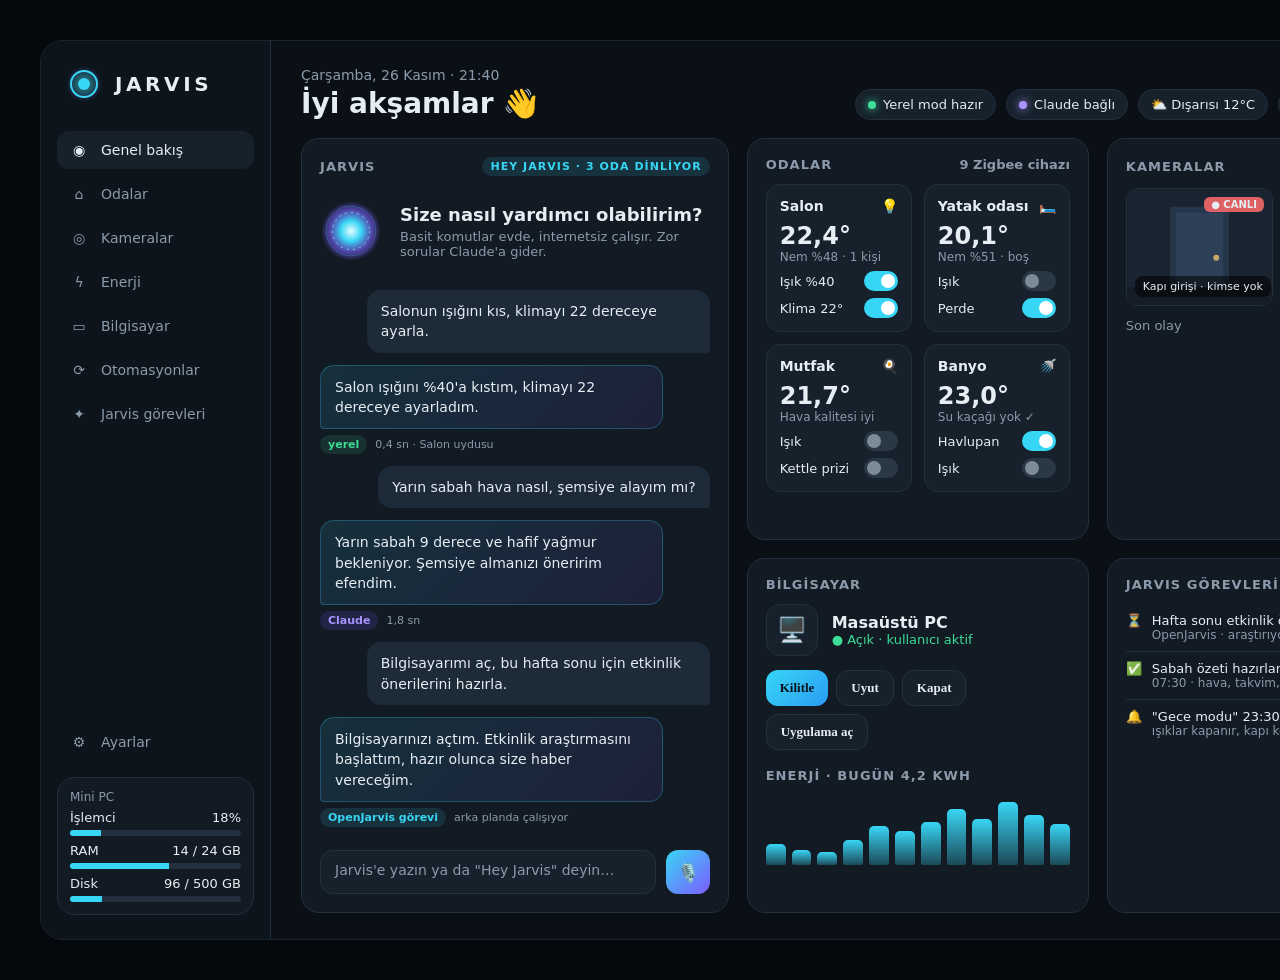
<file: tasarim/jarvis-arayuz.html>
<!DOCTYPE html>
<html lang="tr">
<head>
<meta charset="utf-8">
<title>Ev Jarvis'i – arayüz taslağı</title>
<style>
  :root{
    --bg:#0b1016; --panel:#121a23; --panel2:#17212c; --line:#223040;
    --text:#e6edf3; --muted:#8b9bab; --acc:#38d6f5; --acc2:#7c5cff;
    --ok:#3ddc97; --warn:#ffb547; --bad:#ff6b6b;
  }
  *{box-sizing:border-box;margin:0;padding:0}
  body{background:#05080c;font-family:Inter,system-ui,sans-serif;color:var(--text);padding:40px;display:flex;gap:40px;align-items:flex-start}
  .muted{color:var(--muted)}
  .card{background:var(--panel);border:1px solid var(--line);border-radius:18px;padding:18px}
  .ttl{font-size:13px;font-weight:600;color:var(--muted);text-transform:uppercase;letter-spacing:.08em;margin-bottom:12px;display:flex;justify-content:space-between;align-items:center}
  .chip{display:inline-flex;align-items:center;gap:7px;padding:7px 12px;border-radius:999px;background:var(--panel2);border:1px solid var(--line);font-size:13px}
  .dot{width:8px;height:8px;border-radius:50%;background:var(--ok);box-shadow:0 0 8px var(--ok)}
  .btn{border:1px solid var(--line);background:var(--panel2);color:var(--text);border-radius:12px;padding:9px 14px;font:600 13px Inter}
  .btn.p{background:linear-gradient(135deg,var(--acc),#2a9df4);color:#04121a;border:none}
  .tag{font-size:11px;padding:3px 8px;border-radius:999px;font-weight:600}
  .tag.l{background:rgba(61,220,151,.12);color:var(--ok)}
  .tag.c{background:rgba(124,92,255,.15);color:#a993ff}
  .tag.j{background:rgba(56,214,245,.12);color:var(--acc)}

  /* ---------- Masaüstü ---------- */
  #masaustu{width:1440px;height:900px;background:var(--bg);border-radius:22px;overflow:hidden;display:flex;border:1px solid #1b2530;flex-shrink:0}
  .side{width:230px;background:#0d141c;border-right:1px solid var(--line);padding:24px 16px;display:flex;flex-direction:column;gap:6px}
  .logo{display:flex;align-items:center;gap:12px;padding:0 8px 22px}
  .logo b{font-size:20px;letter-spacing:.18em}
  .nav{display:flex;align-items:center;gap:12px;padding:11px 12px;border-radius:12px;color:var(--muted);font-size:14px}
  .nav.on{background:var(--panel2);color:var(--text)}
  .nav i{font-style:normal;width:20px;text-align:center}
  .side .alt{margin-top:auto}
  .main{flex:1;padding:26px 30px;display:flex;flex-direction:column;gap:18px}
  .top{display:flex;justify-content:space-between;align-items:flex-end}
  .top h1{font-size:28px;font-weight:700}
  .grid{display:grid;grid-template-columns:1.25fr 1fr 1fr;grid-template-rows:auto auto;gap:18px;flex:1}
  .orbcard{grid-row:span 2;display:flex;flex-direction:column}
  .orbwrap{display:flex;align-items:center;gap:18px;margin-bottom:16px}
  .msgs{display:flex;flex-direction:column;gap:12px;flex:1}
  .m{max-width:88%;padding:11px 14px;border-radius:14px;font-size:14px;line-height:1.45}
  .m.u{align-self:flex-end;background:#1d2a38;border-bottom-right-radius:4px}
  .m.j{background:linear-gradient(135deg,rgba(56,214,245,.12),rgba(124,92,255,.10));border:1px solid rgba(56,214,245,.25);border-bottom-left-radius:4px}
  .meta{display:flex;gap:8px;align-items:center;margin-top:6px;font-size:11px;color:var(--muted)}
  .ask{display:flex;gap:10px;margin-top:14px}
  .ask .in{flex:1;background:var(--panel2);border:1px solid var(--line);border-radius:12px;padding:11px 14px;color:var(--muted);font-size:14px}
  .mic{width:44px;height:44px;border-radius:12px;background:linear-gradient(135deg,var(--acc),var(--acc2));display:grid;place-items:center;font-size:18px}
  .rooms{display:grid;grid-template-columns:1fr 1fr;gap:12px}
  .room{background:var(--panel2);border:1px solid var(--line);border-radius:14px;padding:13px}
  .room h4{font-size:14px;margin-bottom:8px;display:flex;justify-content:space-between}
  .big{font-size:24px;font-weight:700}
  .row{display:flex;justify-content:space-between;align-items:center;font-size:13px;margin-top:7px}
  .sw{width:34px;height:20px;border-radius:999px;background:#2a3846;position:relative}
  .sw:after{content:"";position:absolute;top:3px;left:3px;width:14px;height:14px;border-radius:50%;background:#7d8b99}
  .sw.on{background:var(--acc)} .sw.on:after{left:17px;background:#fff}
  .cams{display:grid;grid-template-columns:1fr 1fr;gap:10px}
  .cam{border-radius:12px;overflow:hidden;position:relative;height:118px;border:1px solid var(--line)}
  .cam .lbl{position:absolute;left:8px;bottom:8px;font-size:11px;background:rgba(0,0,0,.55);padding:4px 8px;border-radius:8px}
  .cam .rec{position:absolute;right:8px;top:8px;font-size:10px;background:rgba(255,107,107,.85);padding:2px 7px;border-radius:6px;font-weight:700}
  .pc{display:flex;gap:14px;align-items:center}
  .pcic{width:52px;height:52px;border-radius:14px;background:var(--panel2);display:grid;place-items:center;font-size:24px;border:1px solid var(--line)}
  .bars{display:flex;align-items:flex-end;gap:6px;height:70px;margin-top:8px}
  .bars div{flex:1;border-radius:5px 5px 2px 2px;background:linear-gradient(180deg,var(--acc),rgba(56,214,245,.25))}
  .task{display:flex;gap:10px;align-items:flex-start;padding:9px 0;border-bottom:1px solid var(--line);font-size:13px}
  .task:last-child{border:none}
  .meter{height:6px;border-radius:9px;background:#223040;overflow:hidden;margin-top:5px}
  .meter i{display:block;height:100%;background:var(--acc)}

  /* ---------- Telefon ---------- */
  #telefon{width:390px;height:844px;background:var(--bg);border-radius:46px;border:10px solid #1a222c;overflow:hidden;display:flex;flex-direction:column;flex-shrink:0;position:relative}
  .sbar{display:flex;justify-content:space-between;padding:14px 28px 6px;font-size:14px;font-weight:600}
  .ph{flex:1;display:flex;flex-direction:column;padding:10px 18px 22px}
  .phhead{display:flex;justify-content:space-between;align-items:center;margin-bottom:10px}
  .phorb{display:flex;flex-direction:column;align-items:center;margin:8px 0 18px;gap:10px}
  .phmsgs{display:flex;flex-direction:column;gap:10px;flex:1}
  .phmsgs .m{font-size:14px}
  .quick{display:flex;gap:8px;flex-wrap:wrap;margin:12px 0}
  .quick span{font-size:12px;padding:7px 11px;border-radius:999px;background:var(--panel2);border:1px solid var(--line)}
  .bigmic{width:74px;height:74px;border-radius:50%;margin:0 auto;background:radial-gradient(circle at 35% 30%,#7fe9ff,var(--acc) 45%,var(--acc2));display:grid;place-items:center;font-size:30px;box-shadow:0 0 0 10px rgba(56,214,245,.10),0 0 40px rgba(56,214,245,.45)}
  .listen{text-align:center;font-size:12px;color:var(--acc);margin-top:10px;letter-spacing:.05em}
</style>
</head>
<body>

<!-- ======================= MASAÜSTÜ / TABLET ======================= -->
<div id="masaustu">
  <aside class="side">
    <div class="logo">
      <svg width="38" height="38" viewBox="0 0 38 38"><defs><radialGradient id="g1"><stop offset="0" stop-color="#bff6ff"/><stop offset=".5" stop-color="#38d6f5"/><stop offset="1" stop-color="#7c5cff" stop-opacity="0"/></radialGradient></defs><circle cx="19" cy="19" r="18" fill="url(#g1)" opacity=".35"/><circle cx="19" cy="19" r="13" fill="none" stroke="#38d6f5" stroke-width="2"/><circle cx="19" cy="19" r="6" fill="#38d6f5"/></svg>
      <b>JARVIS</b>
    </div>
    <div class="nav on"><i>◉</i>Genel bakış</div>
    <div class="nav"><i>⌂</i>Odalar</div>
    <div class="nav"><i>◎</i>Kameralar</div>
    <div class="nav"><i>ϟ</i>Enerji</div>
    <div class="nav"><i>▭</i>Bilgisayar</div>
    <div class="nav"><i>⟳</i>Otomasyonlar</div>
    <div class="nav"><i>✦</i>Jarvis görevleri</div>
    <div class="nav alt"><i>⚙</i>Ayarlar</div>
    <div class="card" style="padding:12px;margin-top:10px">
      <div style="font-size:12px" class="muted">Mini PC</div>
      <div class="row" style="margin-top:6px"><span>İşlemci</span><span>18%</span></div><div class="meter"><i style="width:18%"></i></div>
      <div class="row"><span>RAM</span><span>14 / 24 GB</span></div><div class="meter"><i style="width:58%"></i></div>
      <div class="row"><span>Disk</span><span>96 / 500 GB</span></div><div class="meter"><i style="width:19%"></i></div>
    </div>
  </aside>

  <section class="main">
    <div class="top">
      <div>
        <div class="muted" style="font-size:14px;margin-bottom:4px">Çarşamba, 26 Kasım · 21:40</div>
        <h1>İyi akşamlar 👋</h1>
      </div>
      <div style="display:flex;gap:10px;flex-wrap:wrap;justify-content:flex-end">
        <span class="chip"><span class="dot"></span>Yerel mod hazır</span>
        <span class="chip"><span class="dot" style="background:#a993ff;box-shadow:0 0 8px #a993ff"></span>Claude bağlı</span>
        <span class="chip">⛅ Dışarısı 12°C</span>
        <span class="chip">🛡️ Son yedek 03:00 ✓</span>
      </div>
    </div>

    <div class="grid">
      <!-- Jarvis sohbet -->
      <div class="card orbcard">
        <div class="ttl"><span lang="en">Jarvis</span> <span class="tag j"><span lang="en">Hey Jarvis</span> · 3 oda dinliyor</span></div>
        <div class="orbwrap">
          <svg width="86" height="86" viewBox="0 0 100 100"><defs><radialGradient id="o"><stop offset="0" stop-color="#e8fdff"/><stop offset=".35" stop-color="#38d6f5"/><stop offset=".75" stop-color="#7c5cff" stop-opacity=".55"/><stop offset="1" stop-color="#7c5cff" stop-opacity="0"/></radialGradient></defs><circle cx="50" cy="50" r="48" fill="url(#o)"/><circle cx="50" cy="50" r="30" fill="none" stroke="#bff6ff" stroke-opacity=".6" stroke-width="1.5" stroke-dasharray="4 6"/><circle cx="50" cy="50" r="40" fill="none" stroke="#38d6f5" stroke-opacity=".35" stroke-width="1"/></svg>
          <div>
            <div style="font-size:18px;font-weight:700">Size nasıl yardımcı olabilirim?</div>
            <div class="muted" style="font-size:13px;margin-top:4px">Basit komutlar evde, internetsiz çalışır. Zor sorular Claude'a gider.</div>
          </div>
        </div>
        <div class="msgs">
          <div class="m u">Salonun ışığını kıs, klimayı 22 dereceye ayarla.</div>
          <div><div class="m j">Salon ışığını %40'a kıstım, klimayı 22 dereceye ayarladım.</div>
            <div class="meta"><span class="tag l">yerel</span>0,4 sn · Salon uydusu</div></div>
          <div class="m u">Yarın sabah hava nasıl, şemsiye alayım mı?</div>
          <div><div class="m j">Yarın sabah 9 derece ve hafif yağmur bekleniyor. Şemsiye almanızı öneririm efendim.</div>
            <div class="meta"><span class="tag c">Claude</span>1,8 sn</div></div>
          <div class="m u">Bilgisayarımı aç, bu hafta sonu için etkinlik önerilerini hazırla.</div>
          <div><div class="m j">Bilgisayarınızı açtım. Etkinlik araştırmasını başlattım, hazır olunca size haber vereceğim.</div>
            <div class="meta"><span class="tag j">OpenJarvis görevi</span>arka planda çalışıyor</div></div>
        </div>
        <div class="ask"><div class="in">Jarvis'e yazın ya da "Hey Jarvis" deyin…</div><div class="mic">🎙️</div></div>
      </div>

      <!-- Odalar -->
      <div class="card">
        <div class="ttl">Odalar <span class="muted" style="text-transform:none;letter-spacing:0">9 Zigbee cihazı</span></div>
        <div class="rooms">
          <div class="room"><h4>Salon <span>💡</span></h4><div class="big">22,4°</div><div class="muted" style="font-size:12px">Nem %48 · 1 kişi</div>
            <div class="row"><span>Işık %40</span><span class="sw on"></span></div><div class="row"><span>Klima 22°</span><span class="sw on"></span></div></div>
          <div class="room"><h4>Yatak odası <span>🛏️</span></h4><div class="big">20,1°</div><div class="muted" style="font-size:12px">Nem %51 · boş</div>
            <div class="row"><span>Işık</span><span class="sw"></span></div><div class="row"><span>Perde</span><span class="sw on"></span></div></div>
          <div class="room"><h4>Mutfak <span>🍳</span></h4><div class="big">21,7°</div><div class="muted" style="font-size:12px">Hava kalitesi iyi</div>
            <div class="row"><span>Işık</span><span class="sw"></span></div><div class="row"><span>Kettle prizi</span><span class="sw"></span></div></div>
          <div class="room"><h4>Banyo <span>🚿</span></h4><div class="big">23,0°</div><div class="muted" style="font-size:12px">Su kaçağı yok ✓</div>
            <div class="row"><span>Havlupan</span><span class="sw on"></span></div><div class="row"><span>Işık</span><span class="sw"></span></div></div>
        </div>
      </div>

      <!-- Kameralar -->
      <div class="card">
        <div class="ttl">Kameralar <span class="tag l" style="text-transform:none">kişi algılama açık</span></div>
        <div class="cams">
          <div class="cam">
            <svg width="100%" height="100%" viewBox="0 0 200 118" preserveAspectRatio="xMidYMid slice"><rect width="200" height="118" fill="#1a2430"/><rect x="70" y="18" width="60" height="100" fill="#26364a"/><rect x="76" y="24" width="48" height="88" fill="#2d4058"/><circle cx="117" cy="70" r="3" fill="#c9a86a"/><rect x="0" y="100" width="200" height="18" fill="#141c26"/></svg>
            <span class="rec">● CANLI</span><span class="lbl">Kapı girişi · kimse yok</span></div>
          <div class="cam">
            <svg width="100%" height="100%" viewBox="0 0 200 118" preserveAspectRatio="xMidYMid slice"><rect width="200" height="118" fill="#1d2633"/><rect x="0" y="80" width="200" height="38" fill="#18202b"/><rect x="20" y="62" width="90" height="30" rx="6" fill="#3a4a5e"/><rect x="20" y="50" width="90" height="16" rx="6" fill="#33435a"/><circle cx="140" cy="52" r="9" fill="#556b85"/><rect x="131" y="62" width="18" height="30" rx="6" fill="#556b85"/><rect x="126" y="42" width="28" height="54" fill="none" stroke="#3ddc97" stroke-width="2" rx="3"/><text x="127" y="39" font-size="8" fill="#3ddc97" font-family="Inter">kişi 94%</text></svg>
            <span class="rec">● CANLI</span><span class="lbl">Salon · 1 kişi</span></div>
        </div>
        <div class="row" style="margin-top:12px"><span class="muted">Son olay</span><span>Kargo görevlisi · 14:12</span></div>
      </div>

      <!-- Bilgisayar + enerji -->
      <div class="card">
        <div class="ttl">Bilgisayar</div>
        <div class="pc">
          <div class="pcic">🖥️</div>
          <div style="flex:1"><div style="font-weight:700">Masaüstü PC</div><div style="font-size:13px;color:var(--ok)">● Açık · kullanıcı aktif</div></div>
        </div>
        <div style="display:flex;gap:8px;margin-top:14px;flex-wrap:wrap">
          <button class="btn p">Kilitle</button><button class="btn">Uyut</button><button class="btn">Kapat</button><button class="btn">Uygulama aç</button>
        </div>
        <div class="ttl" style="margin-top:18px">Enerji · bugün 4,2 kWh</div>
        <div class="bars"><div style="height:30%"></div><div style="height:22%"></div><div style="height:18%"></div><div style="height:35%"></div><div style="height:55%"></div><div style="height:48%"></div><div style="height:62%"></div><div style="height:80%"></div><div style="height:66%"></div><div style="height:90%"></div><div style="height:72%"></div><div style="height:58%"></div></div>
      </div>

      <!-- Görevler -->
      <div class="card">
        <div class="ttl"><span><span lang="en">Jarvis</span> görevleri</span></div>
        <div class="task"><span>⏳</span><div><div>Hafta sonu etkinlik önerileri</div><div class="muted" style="font-size:12px">OpenJarvis · araştırıyor</div></div></div>
        <div class="task"><span>✅</span><div><div>Sabah özeti hazırlandı</div><div class="muted" style="font-size:12px">07:30 · hava, takvim, enerji</div></div></div>
        <div class="task"><span>🔔</span><div><div>"Gece modu" 23:30'da açılacak</div><div class="muted" style="font-size:12px">ışıklar kapanır, kapı kontrol edilir</div></div></div>
      </div>
    </div>
  </section>
</div>

<!-- ======================= TELEFON ======================= -->
<div id="telefon">
  <div class="sbar"><span>21:41</span><span>📶 5G 🔋</span></div>
  <div class="ph">
    <div class="phhead"><span style="font-size:20px">‹</span><b style="letter-spacing:.18em">JARVIS</b><span class="chip" style="padding:5px 10px;font-size:11px"><span class="dot"></span>Evde</span></div>
    <div class="phorb">
      <svg width="120" height="120" viewBox="0 0 100 100"><defs><radialGradient id="o2"><stop offset="0" stop-color="#e8fdff"/><stop offset=".35" stop-color="#38d6f5"/><stop offset=".75" stop-color="#7c5cff" stop-opacity=".55"/><stop offset="1" stop-color="#7c5cff" stop-opacity="0"/></radialGradient></defs><circle cx="50" cy="50" r="48" fill="url(#o2)"/><circle cx="50" cy="50" r="30" fill="none" stroke="#bff6ff" stroke-opacity=".6" stroke-width="1.5" stroke-dasharray="4 6"/><circle cx="50" cy="50" r="40" fill="none" stroke="#38d6f5" stroke-opacity=".35"/></svg>
      <div style="font-weight:700">Dinliyorum…</div>
    </div>
    <div class="phmsgs">
      <div class="m u">Evden çıkıyorum.</div>
      <div><div class="m j">İyi günler efendim. Tüm ışıkları ve kettle prizini kapattım, klimayı ekonomi moduna aldım. Kapı ve pencereler kapalı.</div>
        <div class="meta"><span class="tag l">yerel</span>"Evden çıkış" senaryosu</div></div>
      <div class="m u">Kapıya biri gelirse haber ver.</div>
      <div><div class="m j">Tamam. Kapı kamerasında bir kişi algılanırsa telefonunuza fotoğrafla bildirim göndereceğim.</div>
        <div class="meta"><span class="tag c">Claude</span>otomasyon oluşturuldu</div></div>
    </div>
    <div class="quick"><span>💡 Işıkları kapat</span><span>🌡️ Ev kaç derece?</span><span>🖥️ PC'yi aç</span><span>📷 Kapıyı göster</span></div>
    <div class="bigmic">🎙️</div>
    <div class="listen">BASILI TUT VE KONUŞ</div>
  </div>
</div>

</body>
</html>
</file>
<file: assets/app.css>
@font-face{font-family:"Manrope";font-weight:400;font-display:swap;src:url(fonts/manrope-latin-ext-400-normal.woff2) format("woff2");unicode-range:U+0100-02BA,U+02BD-02C5,U+02C7-02CC,U+02CE-02D7,U+02DD-02FF,U+0304,U+0308,U+0329,U+1D00-1DBF,U+1E00-1E9F,U+1EF2-1EFF,U+2020,U+20A0-20AB,U+20AD-20C0,U+2113,U+2C60-2C7F,U+A720-A7FF}
@font-face{font-family:"Manrope";font-weight:400;font-display:swap;src:url(fonts/manrope-latin-400-normal.woff2) format("woff2");unicode-range:U+0000-00FF,U+0131,U+0152-0153,U+02BB-02BC,U+02C6,U+02DA,U+02DC,U+0304,U+0308,U+0329,U+2000-206F,U+20AC,U+2122,U+2191,U+2193,U+2212,U+2215,U+FEFF,U+FFFD}
@font-face{font-family:"Manrope";font-weight:500;font-display:swap;src:url(fonts/manrope-latin-ext-500-normal.woff2) format("woff2");unicode-range:U+0100-02BA,U+02BD-02C5,U+02C7-02CC,U+02CE-02D7,U+02DD-02FF,U+0304,U+0308,U+0329,U+1D00-1DBF,U+1E00-1E9F,U+1EF2-1EFF,U+2020,U+20A0-20AB,U+20AD-20C0,U+2113,U+2C60-2C7F,U+A720-A7FF}
@font-face{font-family:"Manrope";font-weight:500;font-display:swap;src:url(fonts/manrope-latin-500-normal.woff2) format("woff2");unicode-range:U+0000-00FF,U+0131,U+0152-0153,U+02BB-02BC,U+02C6,U+02DA,U+02DC,U+0304,U+0308,U+0329,U+2000-206F,U+20AC,U+2122,U+2191,U+2193,U+2212,U+2215,U+FEFF,U+FFFD}
@font-face{font-family:"Manrope";font-weight:600;font-display:swap;src:url(fonts/manrope-latin-ext-600-normal.woff2) format("woff2");unicode-range:U+0100-02BA,U+02BD-02C5,U+02C7-02CC,U+02CE-02D7,U+02DD-02FF,U+0304,U+0308,U+0329,U+1D00-1DBF,U+1E00-1E9F,U+1EF2-1EFF,U+2020,U+20A0-20AB,U+20AD-20C0,U+2113,U+2C60-2C7F,U+A720-A7FF}
@font-face{font-family:"Manrope";font-weight:600;font-display:swap;src:url(fonts/manrope-latin-600-normal.woff2) format("woff2");unicode-range:U+0000-00FF,U+0131,U+0152-0153,U+02BB-02BC,U+02C6,U+02DA,U+02DC,U+0304,U+0308,U+0329,U+2000-206F,U+20AC,U+2122,U+2191,U+2193,U+2212,U+2215,U+FEFF,U+FFFD}
@font-face{font-family:"Manrope";font-weight:700 800;font-display:swap;src:url(fonts/manrope-latin-ext-700-normal.woff2) format("woff2");unicode-range:U+0100-02BA,U+02BD-02C5,U+02C7-02CC,U+02CE-02D7,U+02DD-02FF,U+0304,U+0308,U+0329,U+1D00-1DBF,U+1E00-1E9F,U+1EF2-1EFF,U+2020,U+20A0-20AB,U+20AD-20C0,U+2113,U+2C60-2C7F,U+A720-A7FF}
@font-face{font-family:"Manrope";font-weight:700 800;font-display:swap;src:url(fonts/manrope-latin-700-normal.woff2) format("woff2");unicode-range:U+0000-00FF,U+0131,U+0152-0153,U+02BB-02BC,U+02C6,U+02DA,U+02DC,U+0304,U+0308,U+0329,U+2000-206F,U+20AC,U+2122,U+2191,U+2193,U+2212,U+2215,U+FEFF,U+FFFD}

/* Düzen fikri: sinematik tam ekran açılış + şeffaf menü; büyük ince başlıklar, bol boşluk, kaydırmayla açılan bölümler. */
:root{
  --ink:#0f1d33;       /* koyu zemin ve başlıklar */
  --ink-2:#182c4a;
  --text:#4b5868;
  --muted:#8490a0;
  --line:#e2e6eb;
  --bg:#ffffff;
  --bg-soft:#f3f5f7;
  --accent:#e31e24;    /* logo kırmızısı: vurgu */
  --blue:#105aac;      /* logo mavisi: ikincil */
  --accent-d:#c3262c;
  --font:"Manrope",system-ui,-apple-system,"Segoe UI",Roboto,sans-serif;
  --wrap:1280px;
  --ease:cubic-bezier(.2,.8,.2,1);
}
*{box-sizing:border-box;margin:0;padding:0}
html{scroll-behavior:smooth;overflow-x:clip;color-scheme:light}
body{font-family:var(--font);background:var(--bg);color:var(--text);line-height:1.7;font-size:16px;-webkit-font-smoothing:antialiased;overflow-x:hidden}
img,svg{max-width:100%;display:block}
a{color:inherit;text-decoration:none}
ul,ol{list-style:none}
button{font:inherit;color:inherit}
:focus-visible{outline:2px solid var(--accent);outline-offset:3px}
.wrap{width:min(var(--wrap),100% - 48px);margin-inline:auto}
h1,h2,h3,h4{color:var(--ink);font-weight:600;line-height:1.12;letter-spacing:-.03em;text-wrap:balance}
h2{font-size:clamp(2rem,4.2vw,3.4rem)}
h3{font-size:1.15rem;font-weight:700;letter-spacing:-.01em;line-height:1.3}
.sec{padding:clamp(80px,10vw,150px) 0}
.soft{background:var(--bg-soft)}
.dark{background:var(--ink);color:#aeb9c6}
.dark h2,.dark h3{color:#fff}
.kicker{display:inline-flex;align-items:center;gap:12px;font-size:.76rem;font-weight:700;letter-spacing:.22em;text-transform:uppercase;color:var(--blue);margin-bottom:22px}
.kicker::before{content:"";width:8px;height:8px;background:var(--accent);transform:rotate(45deg)}
.dark .kicker,.split .kicker,.cta .kicker{color:#fff}
.lead{font-size:1.1rem;margin-top:22px;max-width:56ch}
.head{max-width:760px;margin-bottom:56px}
.head.center{margin-inline:auto;text-align:center}
.head-row{display:flex;justify-content:space-between;align-items:flex-end;gap:30px;flex-wrap:wrap;margin-bottom:56px}
.btn{display:inline-flex;align-items:center;justify-content:center;gap:12px;padding:16px 30px;font-weight:700;font-size:.86rem;letter-spacing:.08em;text-transform:uppercase;background:var(--accent);color:#fff;border:1px solid var(--accent);border-radius:999px;cursor:pointer;transition:background .3s,border-color .3s,color .3s,transform .3s var(--ease)}
.btn:hover{background:var(--accent-d);border-color:var(--accent-d);transform:translateY(-2px)}
.btn.line{background:transparent;color:#fff;border-color:rgba(255,255,255,.5)}
.btn.line:hover{background:#fff;color:var(--ink);border-color:#fff}
.btn.dark{background:var(--ink);border-color:var(--ink);color:#fff}
.btn.dark:hover{background:var(--ink-2)}
.btn svg{width:16px;height:16px;transition:transform .3s var(--ease)}
.btn:hover svg{transform:translateX(4px)}
.link{display:inline-flex;align-items:center;gap:14px;font-weight:700;font-size:.86rem;letter-spacing:.1em;text-transform:uppercase;color:var(--ink);padding-bottom:8px;border-bottom:1px solid var(--ink);transition:gap .3s var(--ease),color .3s,border-color .3s}
.link svg{width:22px;height:22px;color:var(--accent)}
.link:hover{gap:22px;color:var(--blue);border-color:var(--blue)}
.link.light{color:#fff;border-color:rgba(255,255,255,.4)}
.more{display:inline-flex;align-items:center;gap:8px;font-weight:700;font-size:.8rem;letter-spacing:.1em;text-transform:uppercase;color:var(--ink);transition:gap .25s,color .25s}
.more svg{width:14px;height:14px;color:var(--accent)}
.more:hover{gap:14px;color:var(--blue)}

/* ---------- Sayfa geçiş perdesi ---------- */
.curtain{position:fixed;inset:0;z-index:90;background:var(--ink);transform:translateY(100%);pointer-events:none}
.curtain.go{animation:curtain 1s var(--ease)}
@keyframes curtain{0%{transform:translateY(100%)}45%,55%{transform:none}100%{transform:translateY(-100%)}}

/* ---------- Menü ---------- */
header{position:fixed;top:0;left:0;right:0;z-index:60;color:#fff;transition:background .4s,color .4s,box-shadow .4s,transform .4s var(--ease)}
header::before{content:"";position:absolute;inset:0 0 -40px 0;background:linear-gradient(180deg,rgba(15,29,51,.6),transparent);pointer-events:none;transition:opacity .4s;z-index:-1}
header.solid{background:rgba(255,255,255,.96);backdrop-filter:blur(10px);color:var(--ink);box-shadow:0 1px 0 var(--line)}
header.solid::before{opacity:0}
header.hide{transform:translateY(-100%)}
.nav{display:flex;align-items:center;justify-content:space-between;gap:24px;min-height:92px;transition:min-height .4s}
header.solid .nav{min-height:74px}
.logo{display:block;position:relative;flex:none}
.logo img{height:56px;width:auto;transition:opacity .4s,height .4s}
.logo .l-c{position:absolute;left:0;top:0;opacity:0}
header.solid:not(.open) .logo .l-w{opacity:0}
header.solid:not(.open) .logo .l-c{opacity:1}
header.solid .logo img{height:46px}
footer .logo img{height:58px}
.menu{display:flex;align-items:center;gap:4px}
.menu>li{position:relative}
.menu>li>a{display:flex;align-items:center;gap:7px;padding:14px 16px;font-size:.86rem;font-weight:600;letter-spacing:.02em;position:relative;transition:color .25s}
.menu>li>a::after{content:"";position:absolute;left:16px;right:16px;bottom:6px;height:1.5px;background:var(--accent);transform:scaleX(0);transform-origin:right;transition:transform .4s var(--ease)}
.menu>li>a:hover::after,.menu>li>a.active::after{transform:scaleX(1);transform-origin:left}
.menu .caret{width:9px;height:9px}
.drop{position:absolute;top:100%;left:0;min-width:300px;background:#fff;color:var(--text);box-shadow:0 30px 60px -30px rgba(15,29,51,.5);opacity:0;visibility:hidden;transform:translateY(10px);transition:opacity .3s,transform .3s var(--ease),visibility .3s;padding:10px 0}
.menu>li:hover .drop,.menu>li:focus-within .drop{opacity:1;visibility:visible;transform:none}
.drop a{display:block;padding:11px 24px;font-size:.92rem;font-weight:600;transition:color .2s,padding .3s var(--ease)}
.drop a:hover{color:var(--blue);padding-left:32px}
.nav-r{display:flex;align-items:center;gap:22px}
.nav-r .tel{display:flex;align-items:center;gap:9px;font-weight:700;font-size:.9rem;white-space:nowrap}
.nav-r .tel svg{width:17px;height:17px;color:var(--accent)}
.nav-r .btn{padding:12px 24px}
.burger{display:none;width:44px;height:44px;border:0;background:none;cursor:pointer;position:relative}
.burger span{position:absolute;left:9px;right:9px;height:2px;background:currentColor;transition:transform .3s,opacity .3s,top .3s}
.burger span:nth-child(1){top:14px}.burger span:nth-child(2){top:21px}.burger span:nth-child(3){top:28px}
.burger[aria-expanded=true] span:nth-child(1){top:21px;transform:rotate(45deg)}
.burger[aria-expanded=true] span:nth-child(2){opacity:0}
.burger[aria-expanded=true] span:nth-child(3){top:21px;transform:rotate(-45deg)}

.view{display:none}
.view.on{display:block}

/* ---------- Açılış ---------- */
.hero{position:relative;height:100vh;height:100svh;min-height:640px;max-height:1000px;background:var(--ink);overflow:hidden;color:#fff}
.hero .slide{position:absolute;inset:0;opacity:0;visibility:hidden;transition:opacity 1.4s ease,visibility 1.4s}
.hero .slide.on{opacity:1;visibility:visible}
.hero .slide img{width:100%;height:100%;object-fit:cover;transform:scale(1.02)}
.hero .slide.on img{animation:kb 9s linear forwards}
@keyframes kb{to{transform:scale(1.13)}}
.hero .slide::after{content:"";position:absolute;inset:0;background:linear-gradient(180deg,rgba(15,29,51,.35) 0%,rgba(15,29,51,.1) 35%,rgba(15,29,51,.88) 100%),linear-gradient(90deg,rgba(15,29,51,.6),transparent 65%)}
.hero .cap{position:absolute;left:0;right:0;bottom:168px;z-index:2}
.hero .lab{display:inline-flex;align-items:center;gap:12px;font-size:.78rem;font-weight:700;letter-spacing:.24em;text-transform:uppercase}
.hero .lab::before{content:"";width:36px;height:1.5px;background:var(--accent)}
.hero h1{color:#fff;font-weight:500;font-size:clamp(2.3rem,6vw,5.4rem);line-height:1.04;letter-spacing:-.035em;margin:22px 0 22px;max-width:15ch}
.hero p{color:#d5dce4;font-size:1.1rem;max-width:520px}
.hero .acts{display:flex;gap:12px;flex-wrap:wrap;margin-top:34px}
.hero .ln{display:block;overflow:hidden}
.hero .slide.on .lab,.hero .slide.on p,.hero .slide.on .acts{animation:up 1s var(--ease) both}
.hero .slide.on h1{animation:rise 1.1s var(--ease) .1s both}
.hero .slide.on p{animation-delay:.3s}.hero .slide.on .acts{animation-delay:.42s}
@keyframes up{from{opacity:0;transform:translateY(30px)}to{opacity:1;transform:none}}
@keyframes rise{from{opacity:0;transform:translateY(60px);clip-path:inset(0 0 100% 0)}to{opacity:1;transform:none;clip-path:inset(0 0 -10% 0)}}
.hero-tabs{position:absolute;left:0;right:0;bottom:0;z-index:3;display:grid;grid-template-columns:repeat(4,1fr);gap:28px;padding-bottom:38px}
.hero-tabs button{background:none;border:0;text-align:left;cursor:pointer;padding-top:18px;position:relative;color:rgba(255,255,255,.6);transition:color .3s}
.hero-tabs button::before,.hero-tabs button::after{content:"";position:absolute;left:0;top:0;height:2px;width:100%;background:rgba(255,255,255,.25)}
.hero-tabs button::after{background:var(--accent);transform:scaleX(0);transform-origin:left}
.hero-tabs button.on{color:#fff}
.hero-tabs button.on::after{animation:fill 6.5s linear forwards}
@keyframes fill{to{transform:scaleX(1)}}
.hero-tabs small{display:block;font-size:.74rem;font-weight:700;letter-spacing:.16em;font-variant-numeric:tabular-nums;color:var(--accent)}
.hero-tabs span{font-weight:600;font-size:.98rem}

/* ---------- Tanıtım + rakamlar ---------- */
.intro-grid{display:grid;grid-template-columns:240px 1fr;gap:40px}
.statement{font-size:clamp(1.5rem,3.1vw,2.7rem);line-height:1.28;letter-spacing:-.025em;font-weight:500;color:var(--ink);max-width:24ch;max-width:none;margin-bottom:40px}
.statement .w{opacity:.18;transition:opacity .35s}
.statement .w.lit{opacity:1}
.nums{display:grid;grid-template-columns:repeat(4,1fr);gap:28px;margin-top:clamp(60px,8vw,110px)}
.nums>div{border-top:1px solid var(--ink);padding-top:22px}
.nums b{display:flex;align-items:baseline;gap:6px;font-size:clamp(2.8rem,6vw,5.2rem);font-weight:400;letter-spacing:-.04em;line-height:1;color:var(--ink);font-variant-numeric:tabular-nums}
.nums b i{font-style:normal;font-size:.42em;font-weight:600;color:var(--accent);letter-spacing:0}
.nums>div>span{display:block;margin-top:12px;font-size:.8rem;font-weight:700;letter-spacing:.14em;text-transform:uppercase;color:var(--muted)}

/* ---------- Faaliyet panelleri ---------- */
.fields{padding-bottom:0}
.panels{display:flex;height:clamp(460px,62vh,620px)}
.panel{flex:1;min-width:0;position:relative;overflow:hidden;cursor:pointer;transition:flex 1s var(--ease);border-right:1px solid rgba(255,255,255,.12);color:#fff}
.panel:last-child{border-right:0}
.panel.on{flex:5.5}
.panel img{position:absolute;inset:0;width:100%;height:100%;object-fit:cover;transition:transform 1.4s var(--ease),filter .8s;filter:grayscale(.7) brightness(.55)}
.panel.on img{filter:none;transform:scale(1.04)}
.panel::after{content:"";position:absolute;inset:0;background:linear-gradient(0deg,rgba(15,29,51,.92) 0%,rgba(15,29,51,.1) 60%)}
.panel .v{position:absolute;z-index:2;left:50%;top:70px;transform:translateX(-50%);writing-mode:vertical-rl;white-space:nowrap;font-weight:600;font-size:.98rem;letter-spacing:.02em;transition:opacity .4s}
.panel .n{position:absolute;z-index:2;top:26px;left:0;right:0;text-align:center;font-size:.8rem;font-weight:700;letter-spacing:.14em;color:var(--accent);font-variant-numeric:tabular-nums}
.panel .c{position:absolute;z-index:2;left:40px;right:40px;bottom:38px;width:min(480px,calc(100vw - 96px));opacity:0;transform:translateY(24px);transition:opacity .5s,transform .7s var(--ease);pointer-events:none}
.panel .c h3{font-size:clamp(1.4rem,2.4vw,2rem);font-weight:600;letter-spacing:-.02em;color:#fff}
.panel .c p{color:#d5dce4;margin:10px 0 18px}
.panel .c .more{color:#fff}
.panel.on .v{opacity:0}
.panel.on .c{opacity:1;transform:none;transition-delay:.35s;pointer-events:auto}
.panel.on .n{text-align:left;left:40px}

/* ---------- Kayan yazı ---------- */
.ticker{overflow:hidden;padding:clamp(40px,6vw,80px) 0 0;white-space:nowrap}
.ticker>div{display:inline-flex;gap:60px;animation:tick 50s linear infinite;font-size:clamp(3rem,9vw,8rem);font-weight:700;letter-spacing:-.04em;line-height:1.1;color:transparent;-webkit-text-stroke:1.5px #bcc6d1}
.ticker span::after{content:"◆";font-size:.25em;vertical-align:middle;margin-left:60px;color:var(--accent);-webkit-text-stroke:0}
@keyframes tick{to{transform:translateX(-50%)}}

/* ---------- Palplanş öne çıkan ---------- */
.spot-grid{display:grid;grid-template-columns:1fr 1fr;gap:clamp(40px,7vw,110px);align-items:center}
.spot-pic{position:relative;padding:0 70px 80px 0}
.mask{overflow:hidden;clip-path:inset(0 0 100% 0);transition:clip-path 1.3s var(--ease)}
.spot-pic.in .mask{clip-path:inset(0)}
.mask img{width:100%;aspect-ratio:4/4.7;object-fit:cover;transform:scale(1.15)}
.mask.small{position:absolute;right:0;bottom:0;width:46%;border:10px solid #fff;transition-delay:.25s}
.mask.small img{aspect-ratio:1;transform:none}
.methods{margin:36px 0 40px}
.methods li{display:flex;gap:26px;padding:20px 0;border-top:1px solid var(--line);transition:padding .4s var(--ease)}
.methods li:last-child{border-bottom:1px solid var(--line)}
.methods li:hover{padding-left:14px}
.methods li>span{font-size:.82rem;font-weight:700;letter-spacing:.12em;color:var(--blue);padding-top:4px;font-variant-numeric:tabular-nums}
.methods p{font-size:.95rem;margin-top:2px}

/* ---------- Koyu bölüm: sekmeler ---------- */
.split{display:grid;grid-template-columns:1fr 1fr;background:var(--ink);color:#aeb9c6}
.split .ph{position:relative;min-height:560px;overflow:hidden}
.split .ph img{position:absolute;inset:0;width:100%;height:100%;object-fit:cover;opacity:0;transform:scale(1.08);transition:opacity .9s,transform 1.6s var(--ease)}
.split .ph img.on{opacity:1;transform:none}
.split .tx{padding:clamp(48px,7vw,110px) clamp(24px,7vw,110px);display:flex;align-items:center}
.split .tx>div{max-width:540px}
.split h2,.split h3{color:#fff}
.tabs{display:flex;flex-wrap:wrap;gap:8px;margin:34px 0 34px}
.tabs button{padding:11px 20px;font-weight:700;font-size:.78rem;letter-spacing:.1em;text-transform:uppercase;background:transparent;color:#fff;border:1px solid rgba(255,255,255,.25);border-radius:999px;cursor:pointer;transition:background .3s,border-color .3s}
.tabs button:hover{border-color:var(--accent)}
.tabs button[aria-selected=true]{background:var(--accent);border-color:var(--accent)}
.pane{display:none;min-height:190px}
.pane.on{display:block;animation:up .7s var(--ease) both}
.pane h3{font-size:1.45rem;font-weight:600;padding-bottom:16px;margin-bottom:18px;border-bottom:1px solid rgba(255,255,255,.14)}

/* ---------- Galeri şeridi ---------- */
.reel .head-row{margin-bottom:44px}
.reel-ctrl{display:flex;gap:10px}
.reel-ctrl button{width:58px;height:58px;border-radius:50%;border:1px solid var(--line);background:#fff;cursor:pointer;display:grid;place-items:center;transition:background .3s,color .3s,border-color .3s}
.reel-ctrl button:hover{background:var(--ink);border-color:var(--ink);color:#fff}
.reel-ctrl svg{width:22px;height:22px}
.track{display:flex;gap:24px;overflow-x:auto;scroll-snap-type:x mandatory;scrollbar-width:none;padding-inline:max(24px,calc((100vw - var(--wrap))/2));scroll-padding-inline:max(24px,calc((100vw - var(--wrap))/2))}
.track::-webkit-scrollbar{display:none}
.track .g{flex:none;width:min(760px,78vw);aspect-ratio:16/10;scroll-snap-align:start}

/* ---------- Galeri ---------- */
.filters{display:flex;flex-wrap:wrap;gap:8px;margin-bottom:34px}
.filters button{padding:11px 20px;font-weight:700;font-size:.78rem;letter-spacing:.08em;text-transform:uppercase;border:1px solid var(--line);background:#fff;color:var(--ink);border-radius:999px;cursor:pointer;transition:background .3s,color .3s,border-color .3s}
.filters button:hover{border-color:var(--ink)}
.filters button[aria-pressed=true]{background:var(--ink);color:#fff;border-color:var(--ink)}
.gal{display:grid;grid-template-columns:repeat(3,1fr);gap:22px}
.g{position:relative;aspect-ratio:4/3;overflow:hidden;border:0;padding:0;cursor:zoom-in;background:var(--bg-soft);font:inherit;display:block}
.g img{width:100%;height:100%;object-fit:cover;transition:transform 1.2s var(--ease)}
.g:hover img{transform:scale(1.06)}
.g span{position:absolute;inset:auto 0 0 0;padding:60px 24px 22px;text-align:left;color:#fff;font-weight:600;font-size:1.05rem;background:linear-gradient(0deg,rgba(15,29,51,.9),transparent)}
.g span small{display:block;font-size:.7rem;font-weight:700;letter-spacing:.16em;text-transform:uppercase;color:var(--accent);margin-bottom:2px}
.g.hide{display:none}
.vgal{display:grid;grid-template-columns:repeat(4,1fr);gap:20px}
.vc{position:relative;aspect-ratio:9/16;overflow:hidden;border:0;padding:0;cursor:pointer;background:var(--ink);font:inherit;display:block;width:100%}
.vc img,.vc video{width:100%;height:100%;object-fit:cover;display:block;transition:transform 1.2s var(--ease)}
.vc video{object-fit:contain;background:#000}
.vc:hover img{transform:scale(1.05)}
.vc i{position:absolute;top:50%;left:50%;width:64px;height:64px;margin:-32px 0 0 -32px;border-radius:50%;background:rgba(15,29,51,.72);border:1px solid rgba(255,255,255,.5);color:#fff;display:grid;place-items:center;transition:background .3s,transform .3s}
.vc i svg{width:28px;height:28px;margin-left:3px}
.vc:hover i{background:var(--accent);transform:scale(1.08)}
.vc span{position:absolute;inset:auto 0 0 0;padding:50px 16px 14px;text-align:left;color:#fff;font-weight:600;font-size:.92rem;background:linear-gradient(0deg,rgba(15,29,51,.9),transparent);pointer-events:none}
.vc.on span{display:none}
.tr-map{max-width:920px;margin:0 auto}
.tr-map img{display:block;width:100%;height:auto}
.iller{display:flex;flex-wrap:wrap;justify-content:center;gap:10px;margin-top:30px}
.iller span{display:inline-flex;align-items:center;gap:8px;padding:9px 16px;border:1px solid var(--line);border-radius:999px;background:#fff;font-weight:600;font-size:.9rem;color:var(--ink)}
.iller span::before{content:"";width:8px;height:8px;border-radius:50%;background:var(--accent)}
.note{font-size:.85rem;color:var(--muted);margin-top:24px}
.lb{position:fixed;inset:0;z-index:100;background:rgba(8,16,30,.96);display:grid;place-items:center;align-content:center;gap:14px;opacity:0;pointer-events:none;transition:opacity .3s;padding:20px}
.lb.open{opacity:1;pointer-events:auto}
.lb img{max-width:min(1200px,94vw);max-height:80vh;cursor:pointer}
.lb p{color:#fff;font-weight:600}
.lb button{position:absolute;top:14px;right:22px;background:none;border:0;color:#fff;font-size:2.6rem;cursor:pointer;line-height:1}

/* ---------- Çağrı ---------- */
.cta{position:relative;overflow:hidden;background:var(--ink);color:#d5dce4;text-align:center;padding:clamp(90px,12vw,170px) 0}
.cta>img{position:absolute;left:0;top:-15%;width:100%;height:130%;object-fit:cover;opacity:.22}
.cta .wrap{position:relative}
.cta h2{color:#fff;font-size:clamp(2.1rem,5.4vw,4.4rem);font-weight:500;max-width:18ch;margin-inline:auto}
.cta p{margin:20px 0 38px;font-size:1.08rem}

/* ---------- İç sayfa başlığı ---------- */
.banner{position:relative;background:var(--ink);color:#fff;padding:clamp(170px,22vw,250px) 0 clamp(50px,6vw,80px);overflow:hidden}
.banner img{position:absolute;inset:0;width:100%;height:100%;object-fit:cover;object-position:center 40%;z-index:-2;clip-path:inset(0 100% 0 0);animation:bWipe 1.5s var(--ease) .1s forwards,bZoom 3.2s var(--ease) .1s both}
.banner::after{content:"";position:absolute;inset:0;z-index:-1;background:linear-gradient(90deg,rgba(15,29,51,.94) 0%,rgba(15,29,51,.6) 52%,rgba(15,29,51,.25) 100%),linear-gradient(0deg,rgba(15,29,51,.85),transparent 60%)}
.banner::before{content:"";position:absolute;inset:0;z-index:-1;pointer-events:none;background:linear-gradient(105deg,transparent 42%,rgba(255,255,255,.16) 50%,transparent 58%);transform:translateX(-100%);animation:sheen 2.4s ease-in-out 1.3s forwards}
.banner{isolation:isolate}
.banner .wrap{position:relative;z-index:1}
.banner .crumb{animation:up 1s var(--ease) 1.1s both}
.banner h1 .ch{display:inline-block;opacity:0;transform:translateY(55%);animation:chIn .9s var(--ease) forwards;animation-delay:calc(.5s + var(--i) * 40ms)}
@keyframes bWipe{from{clip-path:inset(0 100% 0 0)}to{clip-path:inset(0 0 0 0)}}
@keyframes bZoom{from{transform:scale(1.2)}to{transform:scale(1.04)}}
@keyframes sheen{to{transform:translateX(100%)}}
@keyframes chIn{to{opacity:1;transform:none}}
@media (prefers-reduced-motion:reduce){.banner img,.banner::before,.banner h1 .ch,.banner .crumb{animation:none!important;clip-path:none;transform:none;opacity:1}}
.banner h1{color:#fff;font-weight:500;font-size:clamp(2.4rem,6vw,5rem);letter-spacing:-.035em}
.crumb{display:flex;gap:10px;font-size:.84rem;font-weight:600;color:#c5ced9;margin-top:16px}
.crumb a:hover{color:var(--accent)}
.crumb b{color:var(--accent)}

/* ---------- Kurumsal ---------- */
.about{display:grid;grid-template-columns:1fr 1.05fr;gap:clamp(40px,6vw,90px);align-items:center}
.about .pics{position:relative;padding:0 60px 60px 0}
.about .pics img{width:100%;object-fit:cover}
.about .pics .p1{aspect-ratio:4/4.3}
.about .pics .p2{position:absolute;right:0;bottom:0;width:52%;aspect-ratio:1;border:10px solid #fff}
.mv{display:grid;grid-template-columns:repeat(2,1fr);gap:24px}
.box{background:#fff;border:1px solid var(--line);padding:38px;transition:border-color .4s,transform .5s var(--ease)}
.box:hover{border-color:var(--ink);transform:translateY(-6px)}
.box svg.ic{width:42px;height:42px;color:var(--accent);margin-bottom:20px}
.box p{font-size:.96rem;margin-top:10px}
.three{display:grid;grid-template-columns:repeat(3,1fr);gap:24px}
.steps{display:grid;grid-template-columns:repeat(4,1fr);gap:28px;counter-reset:s}
.step{border-top:1px solid var(--ink);padding-top:22px}
.step::before{counter-increment:s;content:"0" counter(s);display:block;font-size:3.4rem;font-weight:400;letter-spacing:-.04em;color:var(--ink);line-height:1;margin-bottom:22px}
.step p{font-size:.95rem;margin-top:8px}

/* ---------- Hizmet satırları ---------- */
.row{display:grid;grid-template-columns:1fr 1fr;gap:clamp(36px,6vw,90px);align-items:center;padding:clamp(48px,6vw,84px) 0;border-bottom:1px solid var(--line);scroll-margin-top:90px}
.row:last-child{border-bottom:0}
.row:nth-child(even) figure{order:2}
.row figure{overflow:hidden;aspect-ratio:4/3;position:relative}
.row figure img{width:100%;height:100%;object-fit:cover;transition:transform 1.4s var(--ease)}
.row:hover figure img{transform:scale(1.05)}
.row figure .no{position:absolute;left:0;top:0;background:var(--accent);color:#fff;font-weight:700;padding:10px 18px;font-variant-numeric:tabular-nums}
.row h2{font-size:clamp(1.6rem,2.8vw,2.3rem);margin-bottom:16px}
.row ul{margin:22px 0 30px;display:grid;gap:10px}
.row li{display:flex;gap:12px;align-items:flex-start;font-size:.96rem}
.row li svg{width:18px;height:18px;color:var(--accent);flex:none;margin-top:5px}
.sub{display:grid;grid-template-columns:repeat(4,1fr);gap:22px}
.sub .box{padding:28px}
.sub h3{font-size:1.02rem}
.sub p{font-size:.92rem}

/* ---------- SSS ---------- */
.faq{max-width:900px;margin-inline:auto}
details{border-top:1px solid var(--line)}
details:last-child{border-bottom:1px solid var(--line)}
summary{list-style:none;cursor:pointer;padding:24px 54px 24px 0;font-weight:600;font-size:1.1rem;color:var(--ink);position:relative}
summary::-webkit-details-marker{display:none}
summary::after{content:"+";position:absolute;right:6px;top:50%;transform:translateY(-50%);font-size:1.7rem;font-weight:400;color:var(--accent);transition:transform .4s var(--ease)}
details[open] summary::after{transform:translateY(-50%) rotate(45deg)}
details p{padding:0 0 26px;max-width:70ch}

/* ---------- İletişim ---------- */
.contact{display:grid;grid-template-columns:.85fr 1.15fr;gap:clamp(30px,5vw,70px);align-items:start}
.info{display:grid;gap:0;margin-top:30px}
.info>*{display:flex;gap:18px;align-items:center;padding:22px 0;border-top:1px solid var(--line);transition:padding .4s var(--ease)}
.info>*:last-child{border-bottom:1px solid var(--line)}
.info a:hover{padding-left:12px}
.info .ib{width:52px;height:52px;border-radius:50%;background:var(--ink);display:grid;place-items:center;flex:none}
.info svg{width:21px;height:21px;color:var(--accent)}
.info small{display:block;font-size:.7rem;font-weight:700;letter-spacing:.16em;text-transform:uppercase;color:var(--muted)}
.info b{color:var(--ink);font-weight:700;font-size:1.05rem;overflow-wrap:anywhere}
form{background:#fff;padding:clamp(24px,4vw,46px);display:grid;grid-template-columns:1fr 1fr;gap:18px;box-shadow:0 40px 80px -50px rgba(15,29,51,.45)}
form h3{grid-column:1/-1;font-size:1.5rem;font-weight:600}
label{display:grid;gap:7px;font-size:.78rem;font-weight:700;letter-spacing:.04em;color:var(--ink)}
label.full{grid-column:1/-1}
input,select,textarea{font:inherit;font-size:.98rem;color:var(--ink);background:transparent;border:0;border-bottom:1px solid #c9d0d8;border-radius:0;padding:10px 0;width:100%;outline:0;transition:border-color .3s}
input:focus,select:focus,textarea:focus{border-color:var(--accent)}
textarea{min-height:100px;resize:vertical}
.kvkk{display:flex!important;gap:10px;align-items:flex-start;font-weight:500;letter-spacing:0;color:var(--text);font-size:.86rem}
.kvkk input{width:18px;height:18px;flex:none;margin-top:3px;accent-color:var(--accent)}
form .btn{grid-column:1/-1}
form .msg{grid-column:1/-1;font-size:.86rem;color:var(--muted)}
.map{margin-top:50px;height:400px;border:1px solid var(--line);overflow:hidden;background:#fff}
.map iframe{width:100%;height:100%;border:0}
.map-ph{height:100%;display:grid;place-items:center;align-content:center;gap:8px;text-align:center;padding:20px;color:var(--muted)}
.map-ph{background:linear-gradient(rgba(15,29,51,.05) 1px,transparent 1px) 0 0/44px 44px,linear-gradient(90deg,rgba(15,29,51,.05) 1px,transparent 1px) 0 0/44px 44px,#f3f5f8}
.map-ph .pin{width:68px;height:68px;border-radius:50%;background:var(--accent);color:#fff;display:grid;place-items:center;box-shadow:0 12px 30px rgba(227,30,36,.28);margin-bottom:6px}
.map-ph .pin svg{width:30px;height:30px}
.map-ph .kick{font-size:.72rem;font-weight:700;letter-spacing:.16em;text-transform:uppercase;color:var(--accent)}
.map-ph b{color:var(--ink);font-size:1.05rem;max-width:36ch}

/* ---------- Alt bilgi ---------- */
footer{background:#0a1424;color:#93a0af;font-size:.93rem}
.foot{display:grid;grid-template-columns:1.4fr 1fr 1fr 1.2fr;gap:40px;padding:80px 0 56px}
footer h4{color:#fff;font-size:.76rem;font-weight:700;letter-spacing:.2em;text-transform:uppercase;margin-bottom:22px}
footer li{margin-bottom:10px;overflow-wrap:anywhere}
footer li a{transition:color .25s,padding .3s var(--ease)}
footer li a:hover{color:#fff;padding-left:6px}
.foot p{margin-top:22px;max-width:36ch}
.copy{border-top:1px solid rgba(255,255,255,.08);padding:22px 0;font-size:.82rem;display:flex;justify-content:space-between;gap:12px;flex-wrap:wrap}
.credits{font-size:.8rem;border:0!important;margin:0 0 22px}
.credits summary{padding:0;font-weight:600;font-size:.82rem;color:#93a0af;display:inline-block}
.credits summary::after{display:none}
.credits p{padding:8px 0 0;max-width:none}
.credits a{text-decoration:underline}
.fab{position:fixed;right:22px;bottom:22px;z-index:40;width:54px;height:54px;border-radius:50%;background:#25d366;display:grid;place-items:center;box-shadow:0 12px 28px rgba(0,0,0,.3);transition:transform .3s var(--ease)}
.fab:hover{transform:scale(1.1)}
.fab svg{width:27px;height:27px;color:#fff}
.top{position:fixed;left:22px;bottom:22px;z-index:40;width:48px;height:48px;border-radius:50%;background:var(--ink);border:1px solid rgba(255,255,255,.2);color:#fff;cursor:pointer;opacity:0;pointer-events:none;transition:opacity .3s,background .3s}
.top.show{opacity:1;pointer-events:auto}
.top:hover{background:var(--accent)}

/* ---------- Kaydırınca belirme ---------- */
.js .rv{opacity:0;transform:translateY(40px);transition:opacity 1s var(--ease),transform 1s var(--ease);transition-delay:calc(var(--d,0)*90ms)}
.js .rv.in{opacity:1;transform:none}

@media (max-width:1100px){
  .nav-r .tel{display:none}
}
@media (max-width:960px){
  .burger{display:block}
  .nav-r .btn{display:none}
  .menu{position:fixed;inset:0;background:var(--ink);color:#fff;flex-direction:column;align-items:flex-start;justify-content:center;gap:0;padding:90px 28px 40px;transform:translateY(-100%);transition:transform .6s var(--ease);z-index:-1;overflow:auto}
  .menu.open{transform:none}
  header.open{color:#fff!important;background:transparent!important;box-shadow:none!important;backdrop-filter:none!important}
  .menu>li{width:100%;border-bottom:1px solid rgba(255,255,255,.1)}
  .menu>li>a{padding:18px 0;font-size:1.5rem;font-weight:500;letter-spacing:-.02em}
  .menu>li>a::after{display:none}
  .menu>li>a.active{color:var(--accent)}
  .drop{display:none}
  .about,.split,.contact,.row,.spot-grid{grid-template-columns:1fr}
  .row:nth-child(even) figure{order:0}
  .three,.gal{grid-template-columns:repeat(2,1fr)}
  .vgal{grid-template-columns:repeat(3,1fr)}
  .steps,.sub,.nums{grid-template-columns:repeat(2,1fr)}
  .nums{row-gap:44px}
  .foot{grid-template-columns:1fr 1fr}
  .split .ph{min-height:320px}
  .intro-grid{grid-template-columns:1fr;gap:0}
  .panels{flex-direction:column;height:auto}
  .panel{flex:none!important;height:84px;border-right:0;border-bottom:1px solid rgba(255,255,255,.12);transition:height .8s var(--ease)}
  .panel.on{height:400px}
  .panel .v{writing-mode:horizontal-tb;transform:none;left:68px;bottom:auto;top:28px}
  .panel .n{text-align:left;left:24px;top:32px}
  .panel.on .n{left:24px}
  .panel .c{left:24px;right:24px;bottom:28px;width:auto}
  .hero-tabs{gap:10px}
  .hero-tabs span,.hero-tabs small{display:none}
  .hero .cap{bottom:84px}
}
@media (max-width:640px){
  .wrap{width:calc(100% - 40px)}
  .three,.gal,.mv,.steps,.sub,.foot{grid-template-columns:1fr}
  .vgal{grid-template-columns:repeat(2,1fr);gap:12px}
  form{grid-template-columns:1fr}
  .spot-pic{padding:0 36px 50px 0}
  .about .pics{padding:0 30px 40px 0}
  .track .g{aspect-ratio:4/3;width:84vw}
  .head-row{margin-bottom:36px}
  .logo img{height:42px}header.solid .logo img{height:38px}
  .copy{padding-bottom:86px}
}
@media (prefers-reduced-motion:reduce){
  *,*::before,*::after{animation-duration:.01ms!important;animation-delay:0s!important;transition-duration:.01ms!important;scroll-behavior:auto!important}
  .js .rv{opacity:1;transform:none}
  .mask{clip-path:none}
  .statement .w{opacity:1}
}

/* ---------- Yasal sayfalar ---------- */
.legal{display:grid;grid-template-columns:260px 1fr;gap:clamp(30px,5vw,80px);align-items:start}
.legal-nav{position:sticky;top:110px;display:grid;gap:0;border-top:1px solid var(--line)}
.legal-nav a{padding:16px 0;border-bottom:1px solid var(--line);font-weight:700;font-size:.9rem;color:var(--ink);transition:padding .3s var(--ease),color .3s}
.legal-nav a:hover{padding-left:10px;color:var(--blue)}
.legal-body article{padding-bottom:56px;margin-bottom:56px;border-bottom:1px solid var(--line);scroll-margin-top:100px}
.legal-body article:last-child{border-bottom:0;margin-bottom:0}
.legal-body h2{font-size:clamp(1.7rem,3vw,2.4rem);margin-bottom:8px}
.legal-body h3{font-size:1.05rem;margin:28px 0 8px}
.legal-body p,.legal-body li{max-width:75ch;font-size:.98rem}
.legal-body p+p{margin-top:12px}
.legal-body ul{list-style:disc;padding-left:22px;display:grid;gap:6px}
.legal-body a{color:var(--blue);text-decoration:underline}
.legal-body .upd{font-size:.84rem;color:var(--muted);margin-bottom:22px}
.kvkk a{color:var(--blue);text-decoration:underline}
footer .co{display:flex;flex-wrap:wrap;gap:6px 26px;font-size:.84rem;margin-bottom:18px}
footer .co:empty{display:none}
footer .co b{color:#fff;font-weight:600}
.legal-links{display:flex;flex-wrap:wrap;gap:8px 28px;font-size:.84rem;font-weight:600;margin-bottom:18px}
.legal-links a:hover{color:#fff}
@media (max-width:960px){.legal{grid-template-columns:1fr}.legal-nav{position:static;grid-template-columns:1fr 1fr;gap:0 24px}}
@media (max-width:640px){.legal-nav{grid-template-columns:1fr}}

/* width/height öznitelikleri oran korur; sınıf kuralları yine önceliklidir */
:where(img[width][height]){height:auto}
</file>
